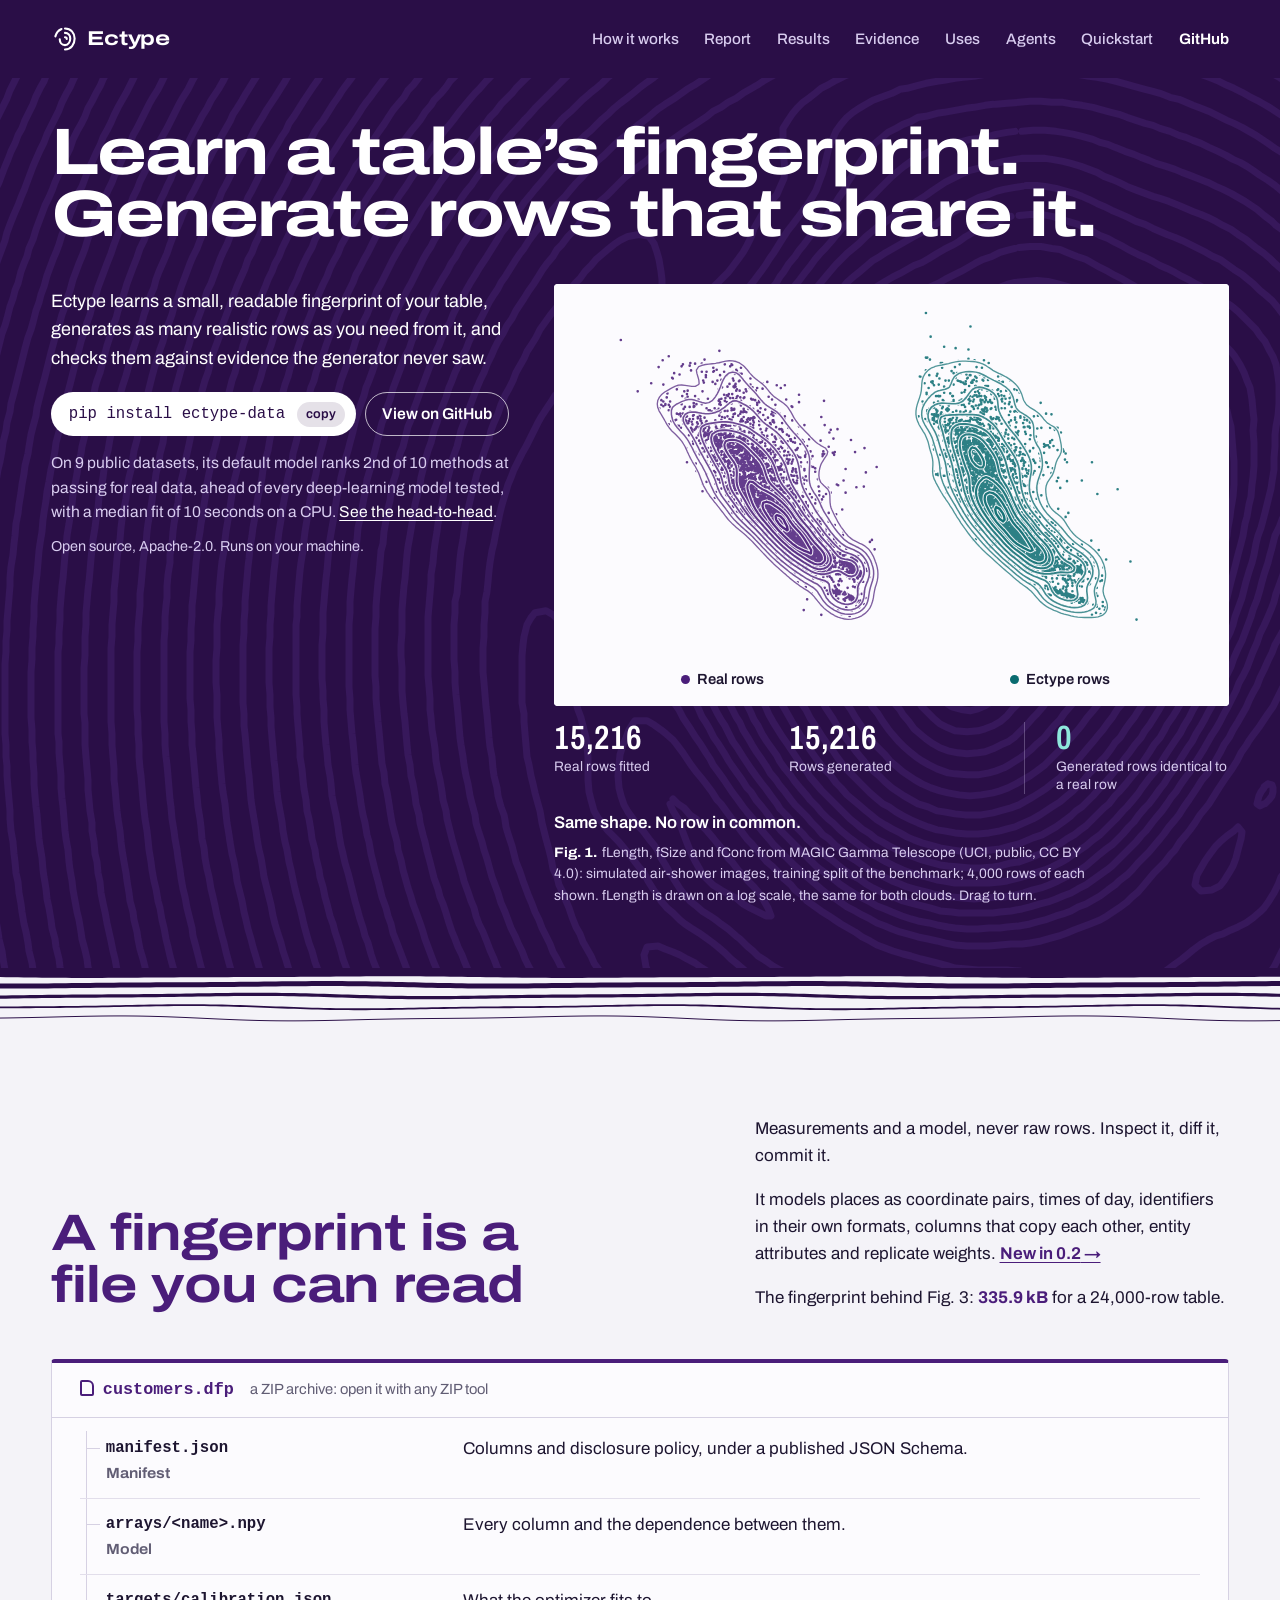
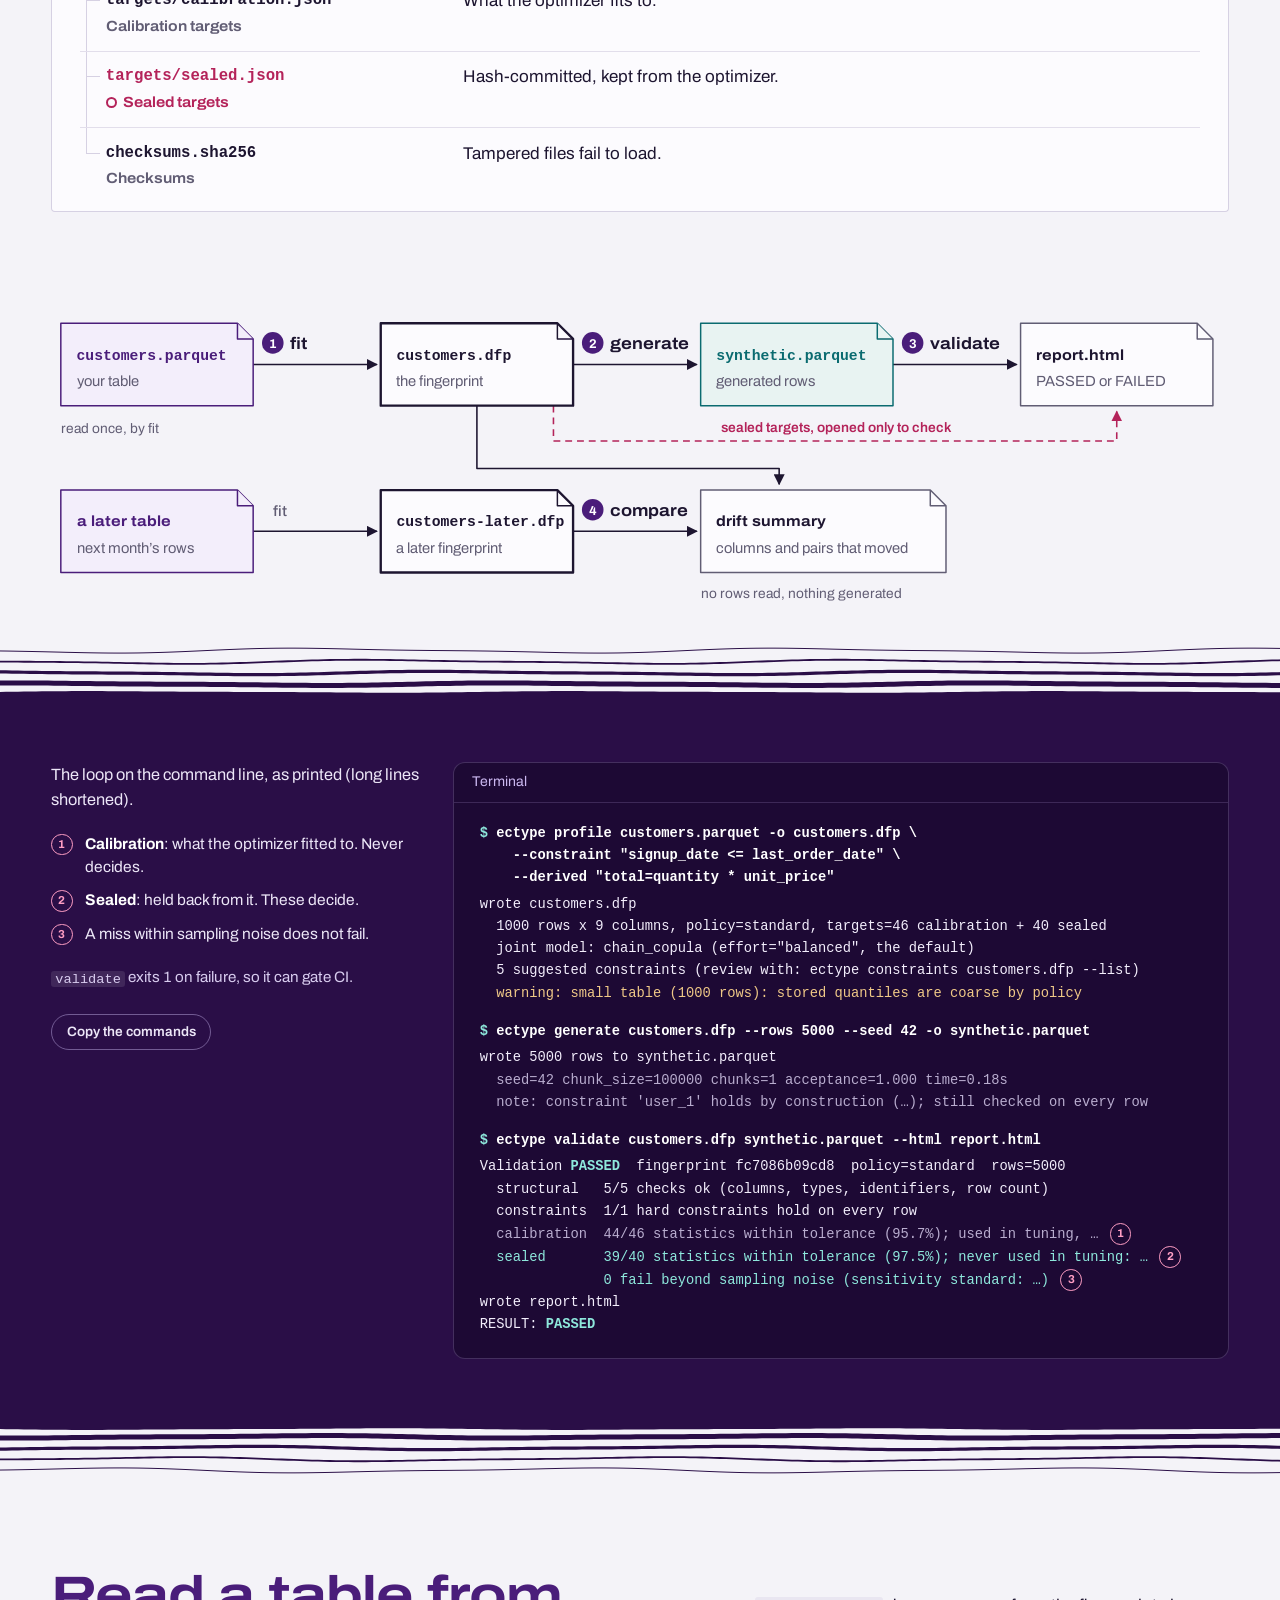
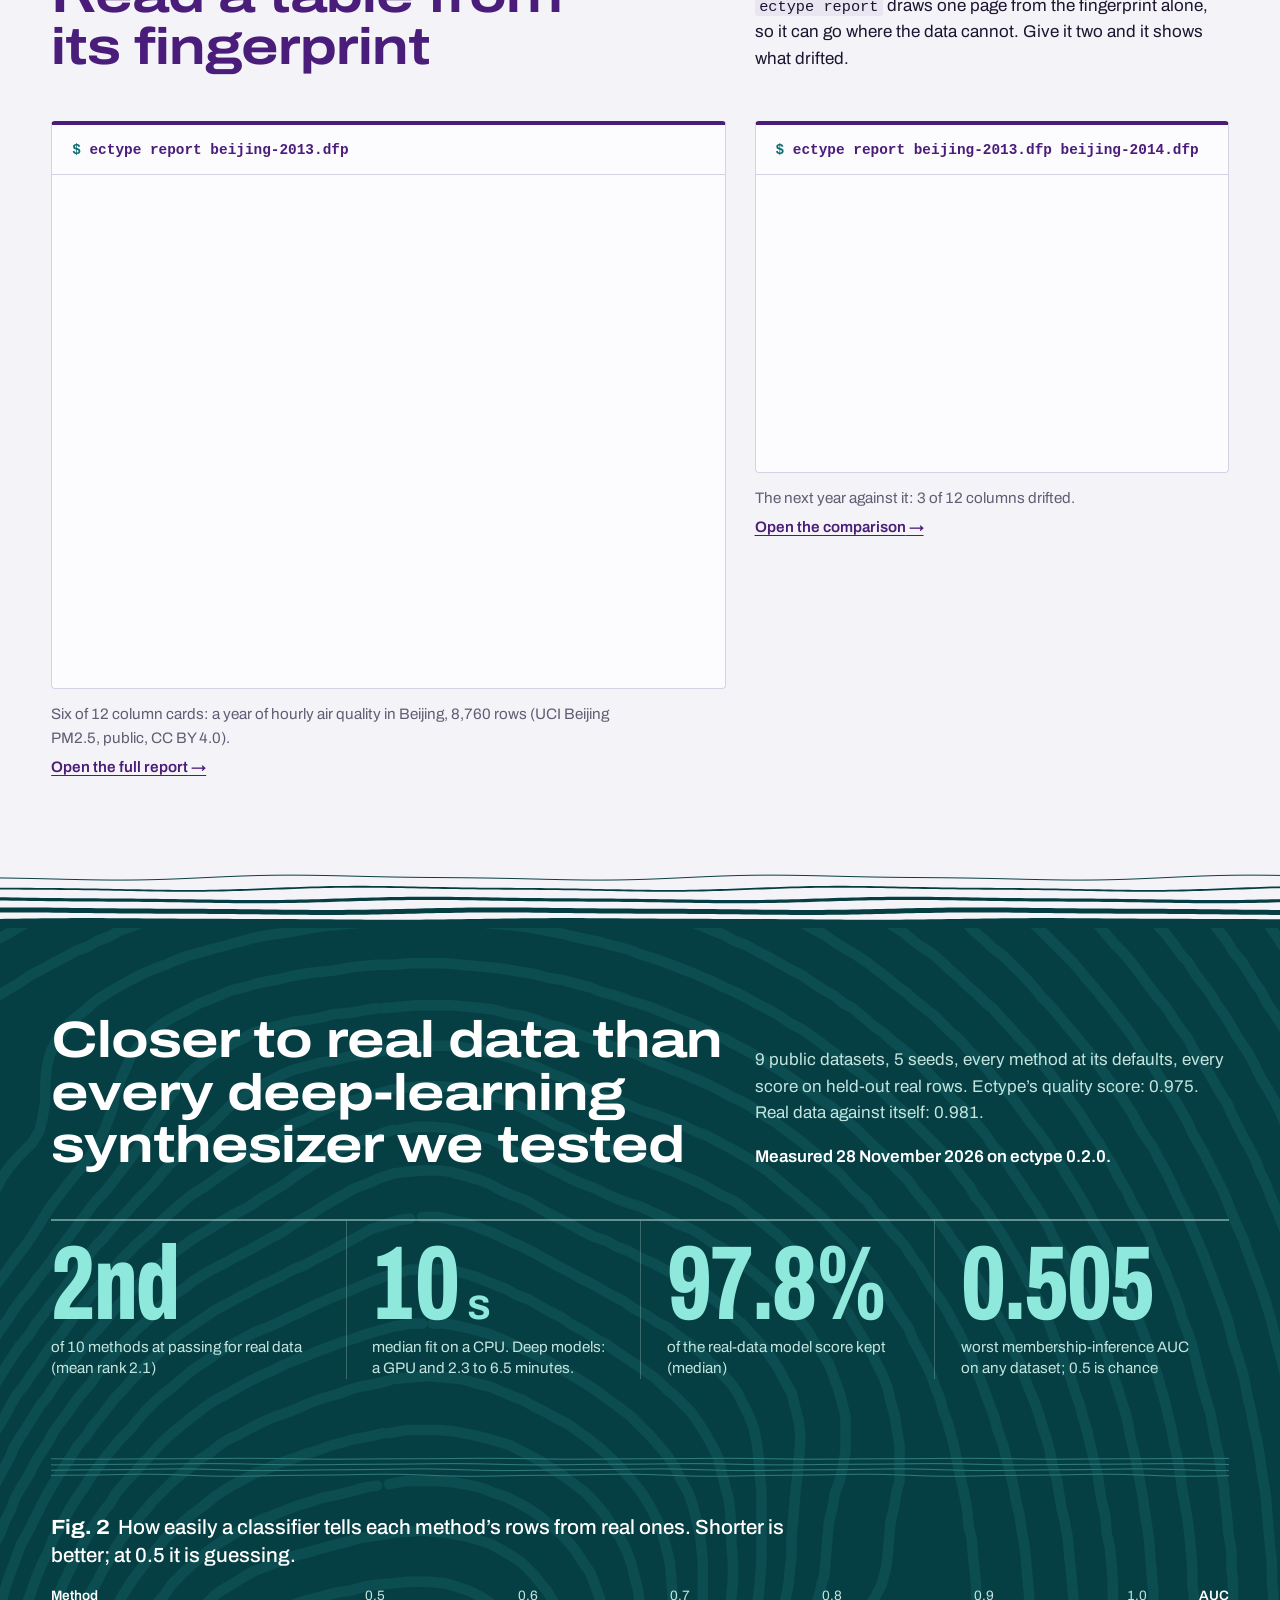
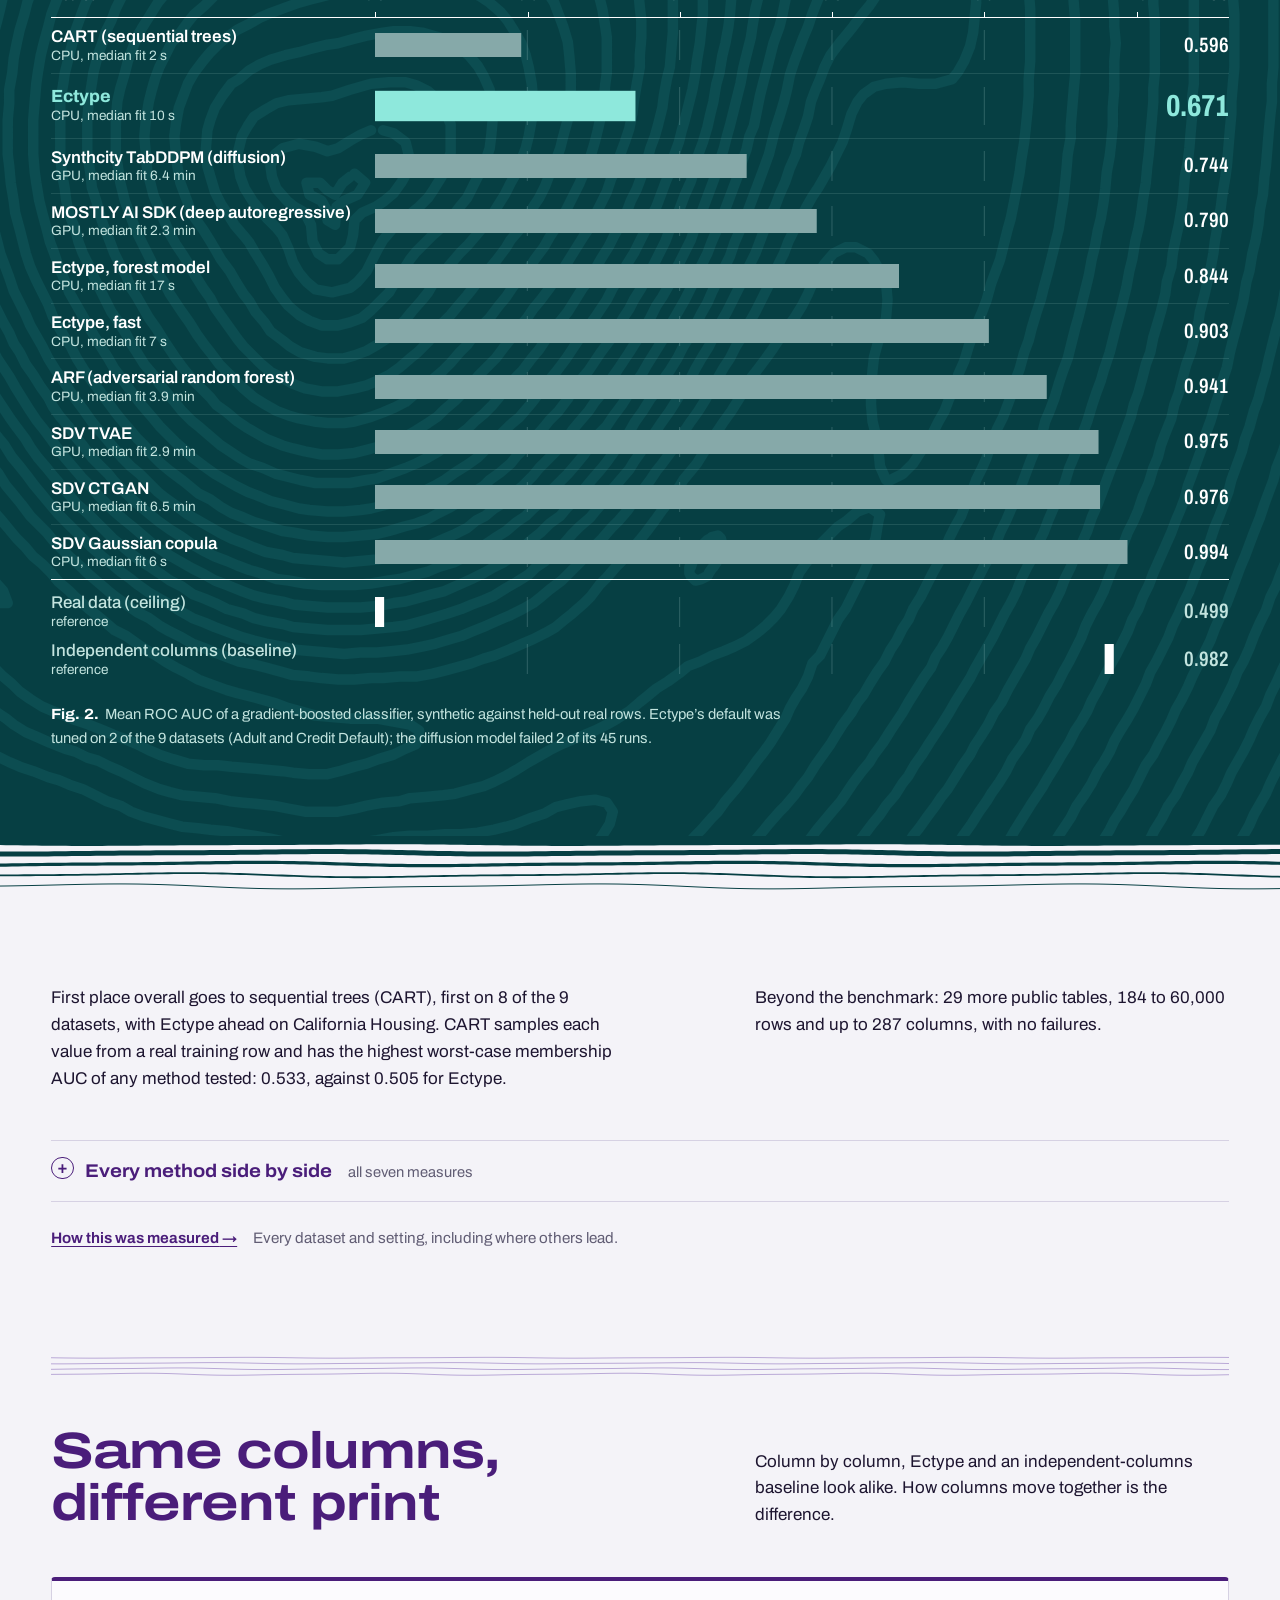
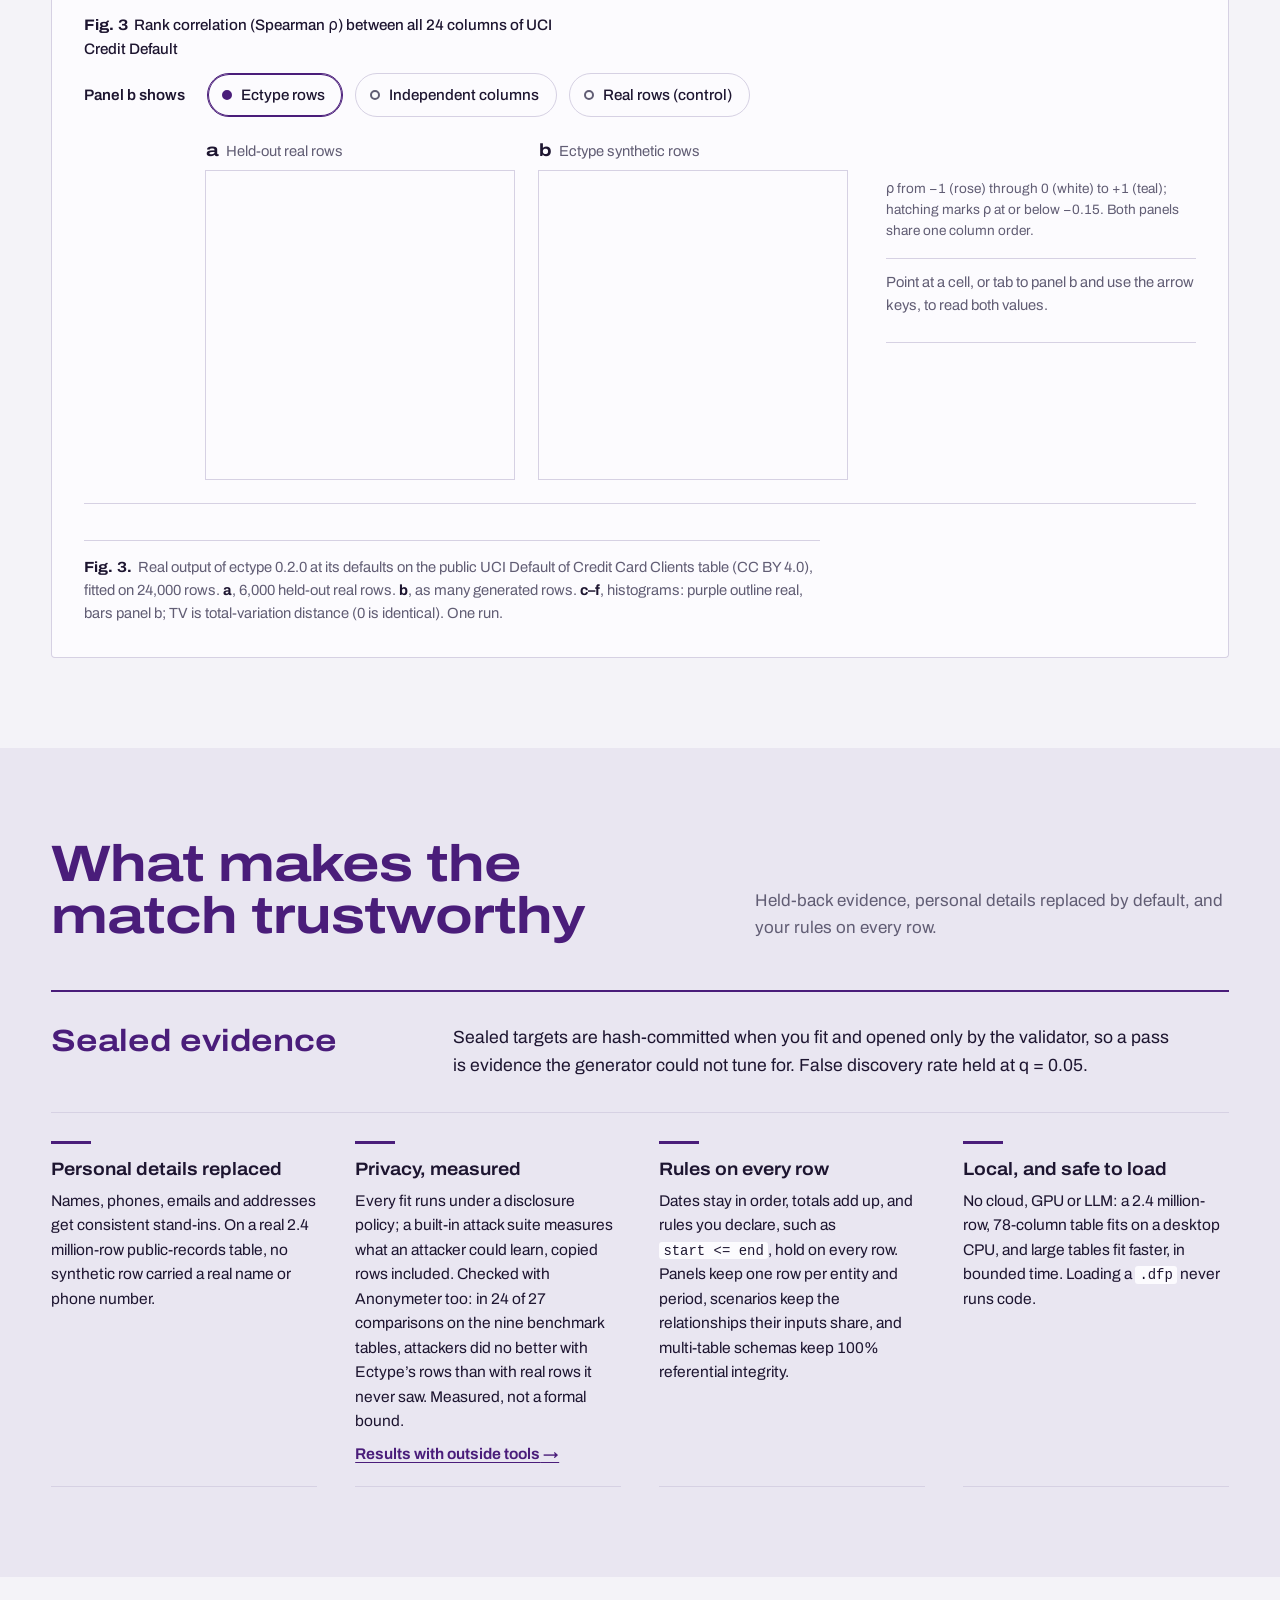
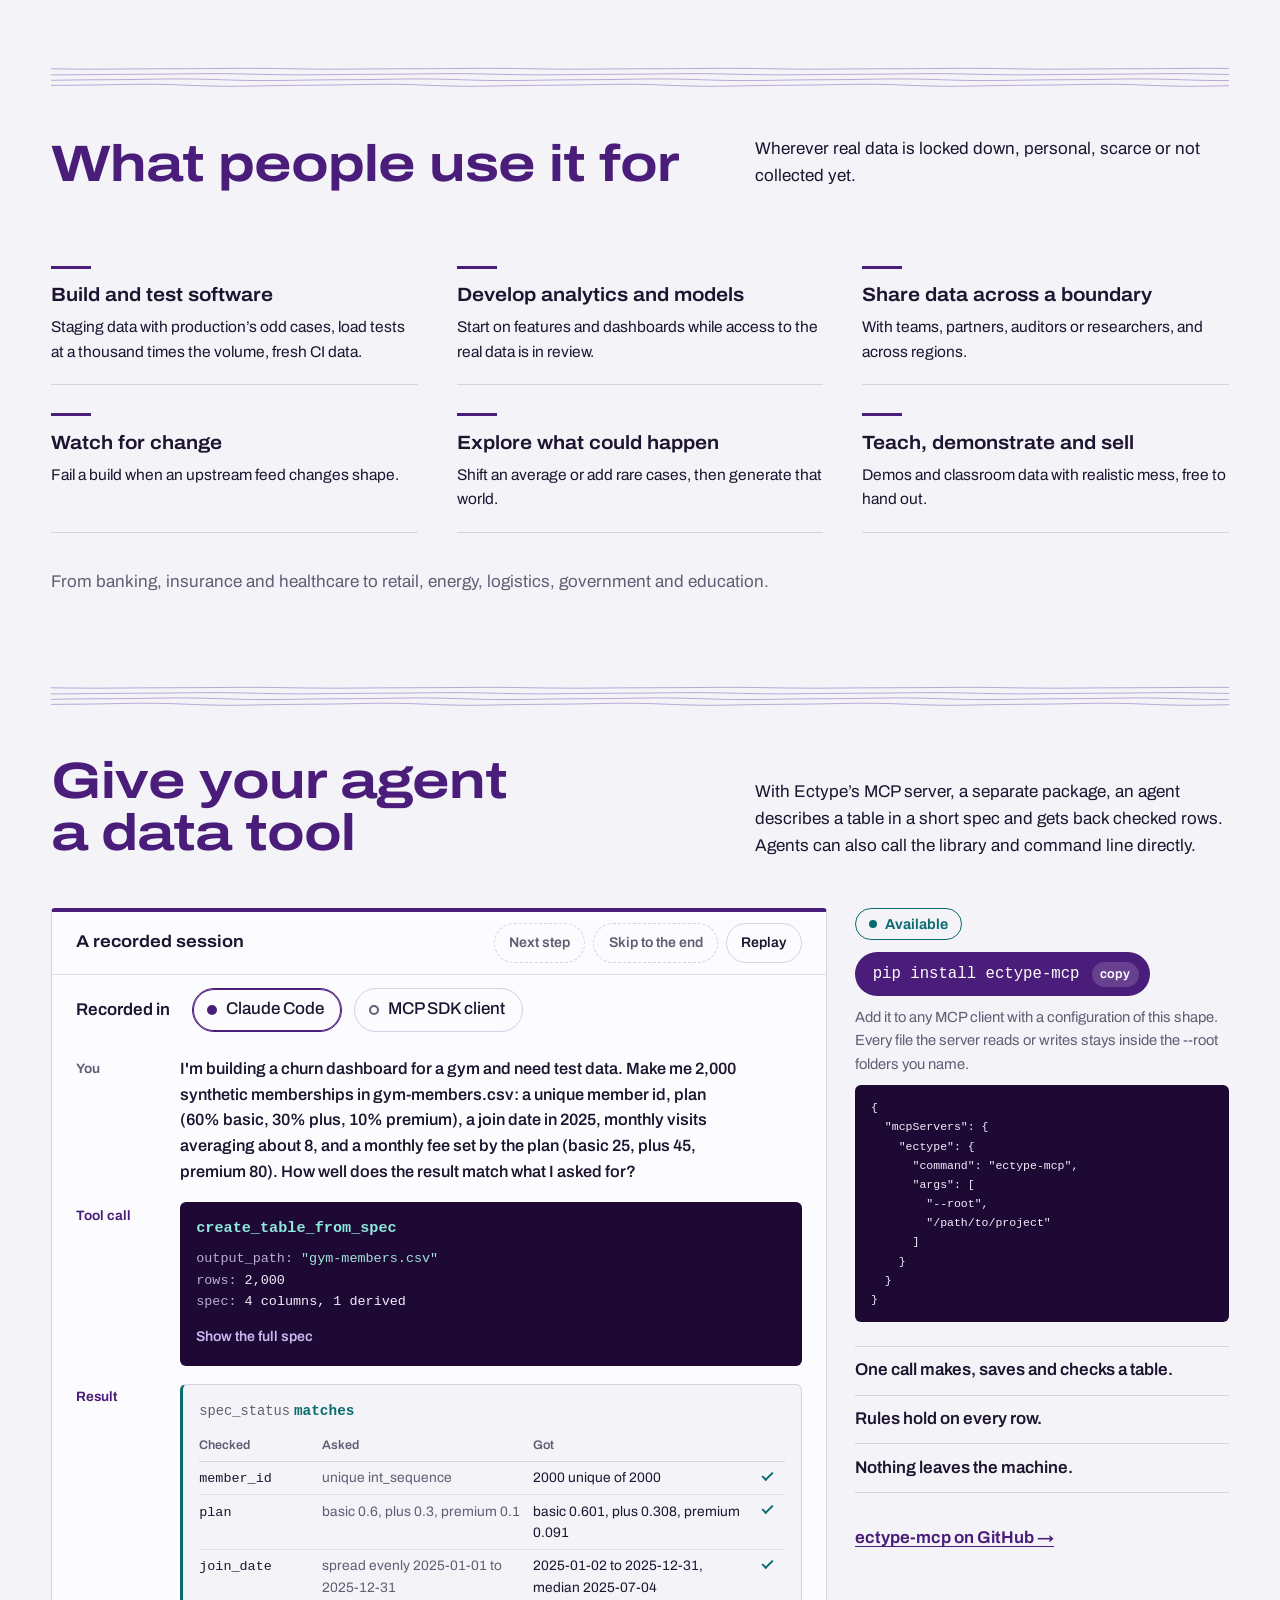
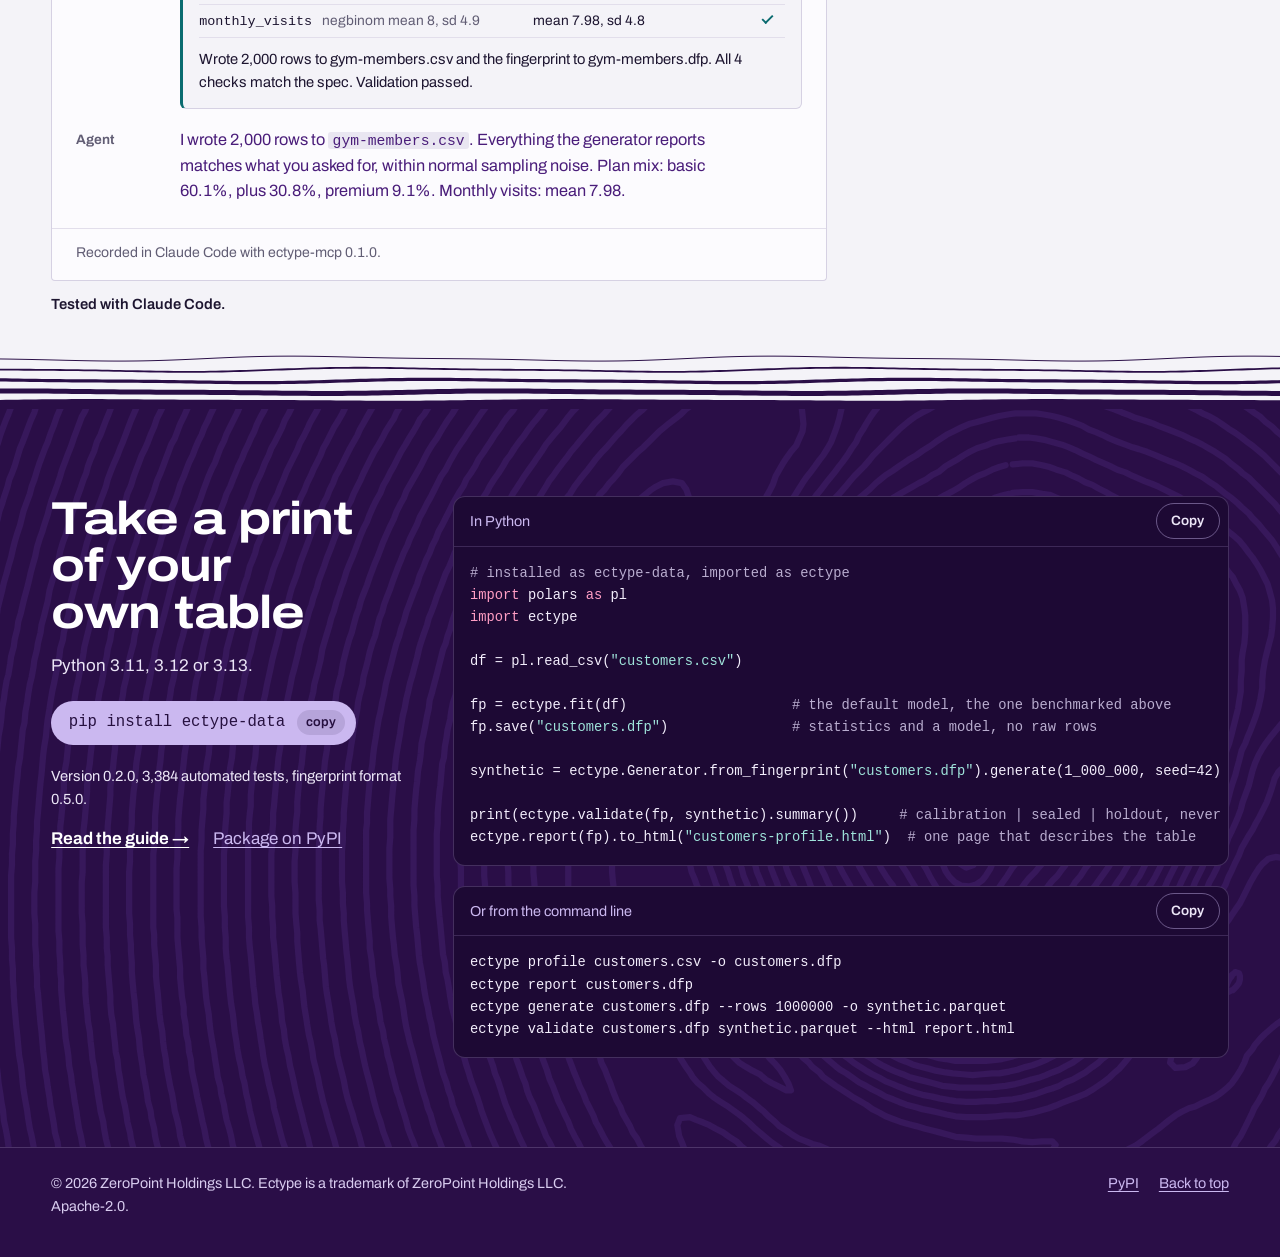
<file: index.html>
<!doctype html>
<html lang="en">
<head>
<meta charset="utf-8">
<meta name="viewport" content="width=device-width, initial-scale=1">
<meta http-equiv="Content-Security-Policy" content="default-src 'none'; script-src 'self'; style-src 'self'; img-src 'self' data:; font-src 'self'; connect-src 'self'; worker-src 'self'; base-uri 'none'; form-action 'none'; object-src 'none'">
<title>Ectype: a statistical fingerprint for your tables</title>
<meta name="description" content="Ectype is an open-source Python library and CLI. It learns a statistical fingerprint of a table, generates realistic synthetic rows from it, and measures how faithful they are on sealed evidence the generator never saw.">
<link rel="canonical" href="https://ectypehq.com/">
<meta name="theme-color" content="#2a0e47">
<meta name="color-scheme" content="light">
<meta property="og:type" content="website">
<meta property="og:site_name" content="Ectype">
<meta property="og:url" content="https://ectypehq.com/">
<meta property="og:title" content="Ectype: a statistical fingerprint for your tables">
<meta property="og:description" content="Learn a table's fingerprint, generate rows that share it, and check them against sealed evidence. Open source, Apache-2.0, runs locally.">
<meta property="og:image" content="https://ectypehq.com/og.png">
<meta property="og:image:width" content="1200">
<meta property="og:image:height" content="630">
<meta property="og:image:alt" content="Two ridge prints drawn from rank correlations: real rows in purple, Ectype synthetic rows in teal.">
<meta name="twitter:card" content="summary_large_image">
<meta name="twitter:title" content="Ectype: a statistical fingerprint for your tables">
<meta name="twitter:description" content="Learn a table's fingerprint, generate rows that share it, and check them against sealed evidence. Open source, Apache-2.0, runs locally.">
<meta name="twitter:image" content="https://ectypehq.com/og.png">
<meta name="twitter:image:alt" content="Two ridge prints drawn from rank correlations: real rows in purple, Ectype synthetic rows in teal.">
<link rel="icon" href="favicon.svg" type="image/svg+xml">
<link rel="preload" href="fonts/archivo-var.woff2" as="font" type="font/woff2" crossorigin>
<link rel="stylesheet" href="styles.css">
<script src="js/boot.js"></script>
<script type="module" src="js/main.js"></script>
<script type="module" src="js/agents.js"></script>
</head>
<body>
<a class="skip" href="#main">Skip to content</a>

<header class="top">
  <a class="wordmark" href="#top" aria-label="Ectype, back to top">
    <svg viewBox="0 0 32 32" aria-hidden="true" focusable="false"><g fill="none" stroke="currentColor" stroke-width="2.4" stroke-linecap="round"><path d="M16 4c6.6 0 11 5 11 11.5S23 28 16 28"/><path d="M16 9c3.6 0 6 2.8 6 6.4S19.8 23 16 23 10 20 10 16.2"/><path d="M16 14c1.2 0 2 .9 2 2"/><path d="M5 13c1-4 3.8-7 7-8.4"/></g></svg>
    Ectype
  </a>
  <nav aria-label="Primary">
    <a href="#how">How it works</a>
    <a href="#profile">Report</a>
    <a href="#results">Results</a>
    <a href="#evidence">Evidence</a>
    <a href="#uses">Uses</a>
    <a href="#agents">Agents</a>
    <a href="#quickstart">Quickstart</a>
    <a class="nav-gh" data-site="github" href="https://github.com/EctypeHQ/ectype">GitHub</a>
  </nav>
</header>

<main id="main">

<!-- 1. Hero: the original next to its ectype -->
<section class="hero" id="top" aria-labelledby="hero-title">
 <div class="hero-inner">
    <h1 id="hero-title"><span class="h1-line">Learn a table’s fingerprint.</span> <span class="h1-line">Generate rows that share it.</span></h1>
    <div class="hero-side">
      <p class="lede">Ectype learns a small, readable fingerprint of your table, generates as many realistic rows as you need from it, and checks them against evidence the generator never saw.</p>
      <div class="install">
        <button class="pip" type="button" data-copy="pip install ectype-data" aria-label="Copy the command pip install ectype-data">
          <code>pip install ectype-data</code><span class="pip-note" aria-hidden="true">copy</span>
        </button>
        <a class="btn" data-site="github" href="https://github.com/EctypeHQ/ectype">View on GitHub</a>
      </div>
      <p class="proof">On <span data-r="compete.datasets" data-f="int">9</span> public datasets, its default model ranks <span data-r="compete.derived.default_rank" data-f="ordinal">2nd</span> of <span data-r="compete.derived.ranked_count" data-f="int">10</span> methods at passing for real data, ahead of every deep-learning model tested, with a median fit of <span data-r="compete.derived.by_id.ectype.fit_seconds_median" data-f="mean0">10</span> seconds on a CPU. <a href="#results">See the head-to-head</a>.</p>
      <p class="fine">Open source, Apache-2.0. Runs on your machine.</p>
    </div>

  <figure class="plate cloud" id="fig1" aria-labelledby="fig1-cap" data-view="side">
    <!-- The stage is a fixed-ratio box. The poster below (img/cloud.svg, written by
         tools/render_cloud.py from the same data and the same js/cloud-core.js) is the figure
         until js/cloud.js has drawn its first WebGL frame, and stays the figure without
         JavaScript or WebGL. The live canvas is laid over it, so nothing moves. -->
    <div class="cloud-stage">
      <img class="cloud-poster" src="img/cloud.svg" width="1000" height="625" alt="Two point clouds side by side on paper, each carrying a fingerprint of nested ridges traced from the density of its own points: a sample of real rows in purple on the left and of Ectype’s generated rows in teal on the right. The two prints match, and no teal point sits on a purple one.">
      <p class="cloud-beat live" aria-hidden="true"></p>
      <p class="cloud-legend" aria-hidden="true"><span class="lg lg-real">Real rows</span><span class="lg lg-ect">Ectype rows</span></p>
      <div class="cloud-controls live">
        <div class="views" role="group" aria-label="Show the two clouds">
          <button type="button" data-view-btn="side" aria-pressed="true">Side by side</button>
          <button type="button" data-view-btn="overlay" aria-pressed="false">Overlaid</button>
        </div>
        <button type="button" class="replay" data-replay>Replay</button>
      </div>
    </div>

    <dl class="facts">
      <div><dt>Real rows fitted</dt><dd data-r="cloud.rows_fitted" data-f="int">15,216</dd></div>
      <div><dt>Rows generated</dt><dd data-count="generated" data-r="cloud.rows_generated" data-f="int">15,216</dd></div>
      <div class="fact-zero"><dt>Generated rows identical to a real row</dt><dd data-r="cloud.synthetic_rows_identical_to_a_real_row" data-f="int">0</dd></div>
    </dl>

    <p id="cloud-desc" class="sr-only">Fig. 1 shows rows of a public table as points in three dimensions, one point per row and one axis per column: <span data-r="cloud.points_shown" data-f="int">4,000</span> real rows in purple and <span data-r="cloud.points_shown" data-f="int">4,000</span> rows generated by Ectype in teal. Nested ridges traced from the density of the real points form the cloud’s fingerprint; the generated rows, traced the same way, carry the same fingerprint. Ectype fitted <span data-r="cloud.rows_fitted" data-f="int">15,216</span> real rows and generated <span data-r="cloud.rows_generated" data-f="int">15,216</span>; <span data-r="cloud.synthetic_rows_identical_to_a_real_row" data-f="int">0</span> generated rows are identical to a real row.</p>

    <figcaption id="fig1-cap">
      <p class="cloud-say">Same shape. No row in common.</p>
      <p class="cloud-src"><span class="fig-no">Fig. 1.</span> <span data-r="cloud.derived.columns_list">fLength, fSize and fConc</span> from <span data-r="cloud.source">MAGIC Gamma Telescope (UCI, public, CC BY 4.0): simulated air-shower images, training split of the benchmark</span>; <span data-r="cloud.points_shown" data-f="int">4,000</span> rows of each shown. <span data-r="cloud.derived.transform_note">fLength is drawn on a log scale, the same for both clouds.</span><span class="live"> Drag to turn.</span></p>
    </figcaption>
  </figure>
 </div>
</section>

<!-- 2. What a fingerprint is, and the loop -->
<section class="how" id="how" aria-labelledby="how-title">
  <div class="how-inner">
    <div class="split-head">
      <h2 id="how-title">A fingerprint is a file you can read</h2>
      <div>
        <p>Measurements and a model, never raw rows. Inspect it, diff it, commit it.</p>
        <p>It models places as coordinate pairs, times of day, identifiers in their own formats, columns that copy each other, entity attributes and replicate weights. <a class="more" data-site="release" href="https://github.com/EctypeHQ/ectype/releases/tag/v0.2.0">New in 0.2</a></p>
        <p class="size-note">The fingerprint behind Fig. 3: <strong data-r="demo.fingerprint_bytes" data-f="kb">335.9 kB</strong> for a <span data-r="demo.dataset.rows_train" data-f="int">24,000</span>-row table.</p>
      </div>
    </div>

    <div class="filewin">
      <p class="filewin-bar"><span class="filewin-name">customers.dfp</span><span class="filewin-kind">a ZIP archive: open it with any ZIP tool</span></p>
      <dl class="anatomy" aria-label="What is inside a fingerprint file">
        <div><dt><code>manifest.json</code><span>Manifest</span></dt><dd>Columns and disclosure policy, under a published JSON Schema.</dd></div>
        <div><dt><code>arrays/&lt;name&gt;.npy</code><span>Model</span></dt><dd>Every column and the dependence between them.</dd></div>
        <div><dt><code>targets/calibration.json</code><span>Calibration targets</span></dt><dd>What the optimizer fits to.</dd></div>
        <div class="sealed"><dt><code>targets/sealed.json</code><span>Sealed targets</span></dt><dd>Hash-committed, kept from the optimizer.</dd></div>
        <div><dt><code>checksums.sha256</code><span>Checksums</span></dt><dd>Tampered files fail to load.</dd></div>
      </dl>
    </div>

    <figure class="flow" id="loop" aria-labelledby="flow-cap">
      <!-- Animation seam. .loop-stage is a fixed-ratio box (1200:330 wide, 340:700 below 820 px)
           whose size never depends on what it holds. A later enhancement may append one element
           with class "loop-anim" inside it (absolutely positioned over the whole stage) and add
           "is-enhanced" to the stage, which hides the static SVGs. Without that class, or without
           JavaScript, the SVGs below are the figure. The caption and the step list stay as they are. -->
      <div class="loop-stage" data-enhance="loop">
      <svg class="flow-wide" viewBox="0 0 1200 330" role="img" aria-labelledby="flow-cap" focusable="false">
        <defs>
          <marker id="ah" viewBox="0 0 10 10" refX="9" refY="5" markerWidth="7" markerHeight="7" orient="auto-start-reverse"><path class="ah" d="M0 0L10 5L0 10z"/></marker>
          <marker id="ah-r" viewBox="0 0 10 10" refX="9" refY="5" markerWidth="7" markerHeight="7" orient="auto-start-reverse"><path class="ah-r" d="M0 0L10 5L0 10z"/></marker>
        </defs>
        <path class="edge" d="M206 82H332" marker-end="url(#ah)"/>
        <path class="edge" d="M532 82H658" marker-end="url(#ah)"/>
        <path class="edge" d="M858 82H984" marker-end="url(#ah)"/>
        <path class="edge seal" d="M512 124V160H1086V130" marker-end="url(#ah-r)"/>
        <path class="edge" d="M206 252H332" marker-end="url(#ah)"/>
        <path class="edge" d="M532 252H658" marker-end="url(#ah)"/>
        <path class="edge" d="M434 124V188H742V204" marker-end="url(#ah)"/>
        <g class="step"><circle cx="226" cy="60" r="11"/><text class="step-n" x="226" y="65">1</text><text class="step-l" x="244" y="66">fit</text></g>
        <g class="step"><circle cx="552" cy="60" r="11"/><text class="step-n" x="552" y="65">2</text><text class="step-l" x="570" y="66">generate</text></g>
        <g class="step"><circle cx="878" cy="60" r="11"/><text class="step-n" x="878" y="65">3</text><text class="step-l" x="896" y="66">validate</text></g>
        <g class="step"><circle cx="552" cy="230" r="11"/><text class="step-n" x="552" y="235">4</text><text class="step-l" x="570" y="236">compare</text></g>
        <text class="step-l dim" x="226" y="236">fit</text>
        <text class="note seal-t" x="800" y="151" text-anchor="middle">sealed targets, opened only to check</text>
        <g class="node orig"><path d="M10 40H190L206 56V124H10Z"/><path class="fold" d="M190 40V56H206"/><text class="fn" x="26" y="77">customers.parquet</text><text class="role" x="26" y="104">your table</text></g>
        <g class="node fp"><path d="M336 40H516L532 56V124H336Z"/><path class="fold" d="M516 40V56H532"/><text class="fn" x="352" y="77">customers.dfp</text><text class="role" x="352" y="104">the fingerprint</text></g>
        <g class="node ect"><path d="M662 40H842L858 56V124H662Z"/><path class="fold" d="M842 40V56H858"/><text class="fn" x="678" y="77">synthetic.parquet</text><text class="role" x="678" y="104">generated rows</text></g>
        <g class="node out"><path d="M988 40H1168L1184 56V124H988Z"/><path class="fold" d="M1168 40V56H1184"/><text class="fn" x="1004" y="77">report.html</text><text class="role" x="1004" y="104">PASSED or FAILED</text></g>
        <g class="node orig"><path d="M10 210H190L206 226V294H10Z"/><path class="fold" d="M190 210V226H206"/><text class="fn txt" x="26" y="247">a later table</text><text class="role" x="26" y="274">next month’s rows</text></g>
        <g class="node fp"><path d="M336 210H516L532 226V294H336Z"/><path class="fold" d="M516 210V226H532"/><text class="fn" x="352" y="247">customers-later.dfp</text><text class="role" x="352" y="274">a later fingerprint</text></g>
        <g class="node out"><path d="M662 210H896L912 226V294H662Z"/><path class="fold" d="M896 210V226H912"/><text class="fn" x="678" y="247">drift summary</text><text class="role" x="678" y="274">columns and pairs that moved</text></g>
        <text class="note" x="10" y="152">read once, by fit</text>
        <text class="note" x="662" y="320">no rows read, nothing generated</text>
      </svg>
      <svg class="flow-tall" viewBox="0 0 340 700" role="img" aria-labelledby="flow-cap" focusable="false">
        <defs>
          <marker id="ah2" viewBox="0 0 10 10" refX="9" refY="5" markerWidth="7" markerHeight="7" orient="auto-start-reverse"><path class="ah" d="M0 0L10 5L0 10z"/></marker>
          <marker id="ah2-r" viewBox="0 0 10 10" refX="9" refY="5" markerWidth="7" markerHeight="7" orient="auto-start-reverse"><path class="ah-r" d="M0 0L10 5L0 10z"/></marker>
        </defs>
        <path class="edge" d="M150 80V126" marker-end="url(#ah2)"/>
        <path class="edge" d="M150 200V246" marker-end="url(#ah2)"/>
        <path class="edge" d="M150 320V366" marker-end="url(#ah2)"/>
        <path class="edge seal" d="M270 165H316V405H276" marker-end="url(#ah2-r)"/>
        <path class="edge" d="M150 560V606" marker-end="url(#ah2)"/>
        <path class="edge" d="M30 165H10V645H26" marker-end="url(#ah2)"/>
        <g class="step"><circle cx="172" cy="103" r="11"/><text class="step-n" x="172" y="108">1</text><text class="step-l" x="190" y="109">fit</text></g>
        <g class="step"><circle cx="172" cy="223" r="11"/><text class="step-n" x="172" y="228">2</text><text class="step-l" x="190" y="229">generate</text></g>
        <g class="step"><circle cx="172" cy="343" r="11"/><text class="step-n" x="172" y="348">3</text><text class="step-l" x="190" y="349">validate</text></g>
        <g class="step"><circle cx="172" cy="583" r="11"/><text class="step-n" x="172" y="588">4</text><text class="step-l" x="190" y="589">compare</text></g>
        <text class="note seal-t" x="330" y="285" text-anchor="middle" transform="rotate(90 330 285)">sealed targets</text>
        <g class="node orig"><path d="M30 10H254L270 26V80H30Z"/><path class="fold" d="M254 10V26H270"/><text class="fn" x="46" y="40">customers.parquet</text><text class="role" x="46" y="64">your table, read once</text></g>
        <g class="node fp"><path d="M30 130H254L270 146V200H30Z"/><path class="fold" d="M254 130V146H270"/><text class="fn" x="46" y="160">customers.dfp</text><text class="role" x="46" y="184">the fingerprint</text></g>
        <g class="node ect"><path d="M30 250H254L270 266V320H30Z"/><path class="fold" d="M254 250V266H270"/><text class="fn" x="46" y="280">synthetic.parquet</text><text class="role" x="46" y="304">generated rows</text></g>
        <g class="node out"><path d="M30 370H254L270 386V440H30Z"/><path class="fold" d="M254 370V386H270"/><text class="fn" x="46" y="400">report.html</text><text class="role" x="46" y="424">PASSED or FAILED</text></g>
        <g class="node fp"><path d="M30 490H254L270 506V560H30Z"/><path class="fold" d="M254 490V506H270"/><text class="fn" x="46" y="520">customers-later.dfp</text><text class="role" x="46" y="544">a later fingerprint</text></g>
        <g class="node out"><path d="M30 610H254L270 626V690H30Z"/><path class="fold" d="M254 610V626H270"/><text class="fn" x="46" y="642">drift summary</text><text class="role" x="46" y="666">no rows, no generation</text></g>
      </svg>
      </div>
      <figcaption id="flow-cap" class="sr-only">Fit reads your table once and writes the fingerprint file. Generate draws synthetic rows from the file alone. Validate checks those rows against the file’s sealed targets and writes a report that passes or fails. Compare reads two fingerprints and reports which columns and pairs moved, with no rows and no generation.</figcaption>
    </figure>

  </div>

  <div class="run">
    <figure class="run-inner" aria-labelledby="run-cap">
      <figcaption id="run-cap" class="run-cap">
        <p>The loop on the command line, as printed (long lines shortened).</p>
        <ol class="run-key" aria-label="How to read the validation">
          <li><b>Calibration</b>: what the optimizer fitted to. Never decides.</li>
          <li><b>Sealed</b>: held back from it. These decide.</li>
          <li>A miss within sampling noise does not fail.</li>
        </ol>
        <p class="run-exit"><code>validate</code> exits 1 on failure, so it can gate CI.</p>
        <p class="run-links"><button type="button" class="copy" data-copy="ectype profile customers.parquet -o customers.dfp --constraint &quot;signup_date &lt;= last_order_date&quot; --derived &quot;total=quantity * unit_price&quot;&#10;ectype generate customers.dfp --rows 5000 --seed 42 -o synthetic.parquet&#10;ectype validate customers.dfp synthetic.parquet --html report.html" aria-label="Copy the three commands">Copy the commands</button></p>
      </figcaption>
      <div class="term" id="session">
        <p class="term-bar"><span>Terminal</span></p>
<pre tabindex="0" aria-label="Terminal session: profile, generate and validate, with their output"><code><span class="blk"><span class="cmd">ectype profile customers.parquet -o customers.dfp \
    --constraint "signup_date &lt;= last_order_date" \
    --derived "total=quantity * unit_price"</span><span class="out">wrote customers.dfp
  1000 rows x 9 columns, policy=standard, targets=46 calibration + 40 sealed
  joint model: chain_copula (effort="balanced", the default)
  5 suggested constraints (review with: ectype constraints customers.dfp --list)
  <span class="warn">warning: small table (1000 rows): stored quantiles are coarse by policy</span></span></span><span class="blk"><span class="cmd">ectype generate customers.dfp --rows 5000 --seed 42 -o synthetic.parquet</span><span class="out">wrote 5000 rows to synthetic.parquet
  <span class="dim">seed=42 chunk_size=100000 chunks=1 acceptance=1.000 time=0.18s
  note: constraint 'user_1' holds by construction (…); still checked on every row</span></span></span><span class="blk"><span class="cmd">ectype validate customers.dfp synthetic.parquet --html report.html</span><span class="out">Validation <span class="pass">PASSED</span>  fingerprint fc7086b09cd8  policy=standard  rows=5000
  structural   5/5 checks ok (columns, types, identifiers, row count)
  constraints  1/1 hard constraints hold on every row
  <span class="dim">calibration  44/46 statistics within tolerance (95.7%); used in tuning, …</span><span class="mk" aria-hidden="true">1</span>
  <span class="lit">sealed       39/40 statistics within tolerance (97.5%); never used in tuning: …</span><span class="mk" aria-hidden="true">2</span>
               <span class="lit">0 fail beyond sampling noise (sensitivity standard: …)</span><span class="mk" aria-hidden="true">3</span>
wrote report.html
RESULT: <span class="pass">PASSED</span></span></span></code></pre>
      </div>
    </figure>
  </div>
</section>

<!-- 2b. The profile report: a fingerprint read as one page. The two pages linked here are real
     output (tools/make_report_example.py), the images are taken from them (tools/report_shots.py),
     and the numbers come from data/report-example.json. See CLOUD.md, revision 7. -->
<section class="profile" id="profile" aria-labelledby="profile-title">
  <div class="split-head">
    <h2 id="profile-title">Read a table from its fingerprint</h2>
    <div>
      <p><code>ectype report</code> draws one page from the fingerprint alone, so it can go where the data cannot. Give it two and it shows what drifted.</p>
    </div>
  </div>

  <div class="pshots">
    <figure class="pshot" aria-labelledby="pshot-a-cap">
      <div class="pshot-plate">
        <p class="pshot-bar"><code>ectype report beijing-2013.dfp</code></p>
        <img src="img/report-profile.webp" width="1600" height="1218" loading="lazy" decoding="async" alt="Six column cards from the profile report: TEMP and PRES as histograms with their medians marked, cbwd as bars of wind-direction shares, Iws with its point masses drawn apart from the curve, and Is and Ir, where one value holds most rows.">
      </div>
      <figcaption id="pshot-a-cap">Six of <span data-r="profile.columns" data-f="int">12</span> column cards: a year of hourly air quality in Beijing, <span data-r="profile.rows" data-f="int">8,760</span> rows (<span data-r="profile.source">UCI Beijing PM2.5, public, CC BY 4.0</span>). <a href="example-report.html">Open the full report</a></figcaption>
    </figure>
    <figure class="pshot" aria-labelledby="pshot-b-cap">
      <div class="pshot-plate">
        <p class="pshot-bar"><code>ectype report beijing-2013.dfp beijing-2014.dfp</code></p>
        <img src="img/report-comparison.webp" width="1600" height="1005" loading="lazy" decoding="async" alt="The comparison report’s “What changed” section: three column cards, TEMP, PRES and DEWP, each drawing 2013 as purple bars and 2014 as a teal outline on one axis, with the medians and middle halves of both years side by side.">
      </div>
      <figcaption id="pshot-b-cap">The next year against it: <span data-r="profile.drifted_columns" data-f="int">3</span> of <span data-r="profile.columns" data-f="int">12</span> columns drifted. <a href="example-comparison.html">Open the comparison</a></figcaption>
    </figure>
  </div>
</section>

<!-- 3. Head-to-head results. Numbers: data/compete.json via tools/update_data.py -->
<section class="results" id="results" aria-labelledby="res-title">
 <div class="cast">
 <div class="cast-inner">
  <div class="split-head">
    <h2 id="res-title">Closer to real data than every deep-learning synthesizer we tested</h2>
    <div>
      <p><span data-r="compete.datasets" data-f="int">9</span> public datasets, <span data-r="compete.seeds" data-f="int">5</span> seeds, every method at its defaults, every score on held-out real rows. Ectype’s quality score: <span data-r="compete.derived.by_id.ectype.quality" data-f="mean3">0.975</span>. Real data against itself: <span data-r="compete.derived.by_id.real-train.quality" data-f="mean3">0.981</span>.</p>
      <p class="measured">Measured <time datetime="2026-11-28" data-r="compete.report_date" data-f="date">28 November 2026</time> on ectype <span data-r="compete.engine_version">0.2.0</span>.</p>
    </div>
  </div>

  <dl class="h2h-stats">
    <div><dt>of <span data-r="compete.derived.ranked_count" data-f="int">10</span> methods at passing for real data (mean rank <span data-r="compete.derived.by_id.ectype.mean_rank_classifier" data-f="mean1">2.1</span>)</dt><dd><span data-r="compete.derived.default_rank" data-f="ordinal">2nd</span></dd></div>
    <div><dt>median fit on a CPU. Deep models: a GPU and <span data-r="compete.derived.deep_fit_minutes_range" data-f="range1">2.3 to 6.5</span> minutes.</dt><dd><span data-r="compete.derived.by_id.ectype.fit_seconds_median" data-f="mean0">10</span><span class="unit"> s</span></dd></div>
    <div><dt>of the real-data model score kept (median)</dt><dd><span data-r="compete.derived.by_id.ectype.utility_median" data-f="pct1">97.8%</span></dd></div>
    <div><dt>worst membership-inference AUC on any dataset; 0.5 is chance</dt><dd><span data-r="compete.derived.by_id.ectype.membership_auc_worst_dataset" data-f="mean3">0.505</span></dd></div>
  </dl>

  <figure class="h2h-fig" aria-labelledby="fig2-cap">
    <p class="fig-title"><span class="fig-no">Fig. 2</span> How easily a classifier tells each method’s rows from real ones. Shorter is better; at 0.5 it is guessing.</p>
    <div class="h2h" aria-hidden="true">
<!-- bake:compete-chart -->
<div class="h2h-axis"><span>Method</span><div class="h2h-ticks"><span>0.5</span><span>0.6</span><span>0.7</span><span>0.8</span><span>0.9</span><span>1.0</span></div><span>AUC</span></div>
<div class="h2h-row"><span class="h2h-name">CART (sequential trees)<small>CPU, median fit 2 s</small></span><svg class="h2h-bar" viewBox="0 0 100 10" preserveAspectRatio="none" focusable="false"><path class="h2h-grid" d="M20 0V10M40 0V10M60 0V10M80 0V10"/><rect class="h2h-fill" x="0" y="1" width="19.2" height="8"/></svg><span class="h2h-val">0.596</span></div>
<div class="h2h-row is-chain"><span class="h2h-name">Ectype<small>CPU, median fit 10 s</small></span><svg class="h2h-bar" viewBox="0 0 100 10" preserveAspectRatio="none" focusable="false"><path class="h2h-grid" d="M20 0V10M40 0V10M60 0V10M80 0V10"/><rect class="h2h-fill" x="0" y="1" width="34.2" height="8"/></svg><span class="h2h-val">0.671</span></div>
<div class="h2h-row"><span class="h2h-name">Synthcity TabDDPM (diffusion)<small>GPU, median fit 6.4 min</small></span><svg class="h2h-bar" viewBox="0 0 100 10" preserveAspectRatio="none" focusable="false"><path class="h2h-grid" d="M20 0V10M40 0V10M60 0V10M80 0V10"/><rect class="h2h-fill" x="0" y="1" width="48.8" height="8"/></svg><span class="h2h-val">0.744</span></div>
<div class="h2h-row"><span class="h2h-name">MOSTLY AI SDK (deep autoregressive)<small>GPU, median fit 2.3 min</small></span><svg class="h2h-bar" viewBox="0 0 100 10" preserveAspectRatio="none" focusable="false"><path class="h2h-grid" d="M20 0V10M40 0V10M60 0V10M80 0V10"/><rect class="h2h-fill" x="0" y="1" width="58.0" height="8"/></svg><span class="h2h-val">0.790</span></div>
<div class="h2h-row"><span class="h2h-name">Ectype, forest model<small>CPU, median fit 17 s</small></span><svg class="h2h-bar" viewBox="0 0 100 10" preserveAspectRatio="none" focusable="false"><path class="h2h-grid" d="M20 0V10M40 0V10M60 0V10M80 0V10"/><rect class="h2h-fill" x="0" y="1" width="68.8" height="8"/></svg><span class="h2h-val">0.844</span></div>
<div class="h2h-row"><span class="h2h-name">Ectype, fast<small>CPU, median fit 7 s</small></span><svg class="h2h-bar" viewBox="0 0 100 10" preserveAspectRatio="none" focusable="false"><path class="h2h-grid" d="M20 0V10M40 0V10M60 0V10M80 0V10"/><rect class="h2h-fill" x="0" y="1" width="80.6" height="8"/></svg><span class="h2h-val">0.903</span></div>
<div class="h2h-row"><span class="h2h-name">ARF (adversarial random forest)<small>CPU, median fit 3.9 min</small></span><svg class="h2h-bar" viewBox="0 0 100 10" preserveAspectRatio="none" focusable="false"><path class="h2h-grid" d="M20 0V10M40 0V10M60 0V10M80 0V10"/><rect class="h2h-fill" x="0" y="1" width="88.2" height="8"/></svg><span class="h2h-val">0.941</span></div>
<div class="h2h-row"><span class="h2h-name">SDV TVAE<small>GPU, median fit 2.9 min</small></span><svg class="h2h-bar" viewBox="0 0 100 10" preserveAspectRatio="none" focusable="false"><path class="h2h-grid" d="M20 0V10M40 0V10M60 0V10M80 0V10"/><rect class="h2h-fill" x="0" y="1" width="95.0" height="8"/></svg><span class="h2h-val">0.975</span></div>
<div class="h2h-row"><span class="h2h-name">SDV CTGAN<small>GPU, median fit 6.5 min</small></span><svg class="h2h-bar" viewBox="0 0 100 10" preserveAspectRatio="none" focusable="false"><path class="h2h-grid" d="M20 0V10M40 0V10M60 0V10M80 0V10"/><rect class="h2h-fill" x="0" y="1" width="95.2" height="8"/></svg><span class="h2h-val">0.976</span></div>
<div class="h2h-row"><span class="h2h-name">SDV Gaussian copula<small>CPU, median fit 6 s</small></span><svg class="h2h-bar" viewBox="0 0 100 10" preserveAspectRatio="none" focusable="false"><path class="h2h-grid" d="M20 0V10M40 0V10M60 0V10M80 0V10"/><rect class="h2h-fill" x="0" y="1" width="98.8" height="8"/></svg><span class="h2h-val">0.994</span></div>
<div class="h2h-row is-ref"><span class="h2h-name">Real data (ceiling)<small>reference</small></span><svg class="h2h-bar" viewBox="0 0 100 10" preserveAspectRatio="none" focusable="false"><path class="h2h-grid" d="M20 0V10M40 0V10M60 0V10M80 0V10"/><rect class="h2h-tick" x="0.0" y="0" width="1.2" height="10"/></svg><span class="h2h-val">0.499</span></div>
<div class="h2h-row is-ref"><span class="h2h-name">Independent columns (baseline)<small>reference</small></span><svg class="h2h-bar" viewBox="0 0 100 10" preserveAspectRatio="none" focusable="false"><path class="h2h-grid" d="M20 0V10M40 0V10M60 0V10M80 0V10"/><rect class="h2h-tick" x="95.8" y="0" width="1.2" height="10"/></svg><span class="h2h-val">0.982</span></div>
<!-- /bake:compete-chart -->
    </div>
    <figcaption id="fig2-cap">
      <span class="fig-no">Fig. 2.</span> Mean ROC AUC of a gradient-boosted classifier, synthetic against held-out real rows. Ectype’s default was tuned on <span data-r="compete.derived.tuned.count" data-f="int">2</span> of the <span data-r="compete.datasets" data-f="int">9</span> datasets (<span data-r="compete.derived.tuned.names">Adult and Credit Default</span>); the diffusion model failed <span data-r="compete.derived.by_id.synthcity-ddpm.runs_failed" data-f="int">2</span> of its <span data-r="compete.derived.runs_per_method" data-f="int">45</span> runs.
    </figcaption>
  </figure>
 </div>
 </div>

 <div class="results-rest">
  <div class="h2h-notes">
    <p>First place overall goes to sequential trees (CART), first on <span data-r="compete.derived.leader.wins" data-f="int">8</span> of the <span data-r="compete.datasets" data-f="int">9</span> datasets, with Ectype ahead on <span data-r="compete.derived.default_wins.names">California Housing</span>. CART samples each value from a real training row and has the highest worst-case membership AUC of any method tested: <span data-r="compete.derived.leader.membership_auc_worst_dataset" data-f="mean3">0.533</span>, against <span data-r="compete.derived.by_id.ectype.membership_auc_worst_dataset" data-f="mean3">0.505</span> for Ectype.</p>
    <p>Beyond the benchmark: <span data-r="robustness.tables" data-f="int">29</span> more public tables, <span data-r="robustness.rows_min" data-f="int">184</span> to <span data-r="robustness.rows_max" data-f="int">60,000</span> rows and up to <span data-r="robustness.columns_max" data-f="int">287</span> columns, with no failures.</p>
  </div>

  <details class="h2h-more">
  <summary><span id="h2h-cap-t">Every method side by side</span><span class="sum-hint">all seven measures</span></summary>
  <p class="table-note" id="h2h-cap">Lower is better for classifier AUC, rank and membership AUC. “Ectype” is <code>ectype.fit(df)</code>; “Ectype, …” changes one setting.</p>
    <div class="table-scroll" tabindex="0" role="region" aria-labelledby="h2h-cap-t">
      <table class="h2h-table">
        <caption class="sr-only">Every method in the head-to-head, with classifier AUC, mean rank, quality, utility, worst-case membership AUC, median fit time and hardware</caption>
        <thead><tr><th scope="col">Method</th><th scope="col">Classifier AUC</th><th scope="col">Mean rank</th><th scope="col">Quality</th><th scope="col">Utility kept</th><th scope="col">Membership AUC, worst dataset</th><th scope="col">Median fit</th><th scope="col">Hardware</th></tr></thead>
        <tbody>
<!-- bake:compete-table -->
<tr><th scope="row">CART (sequential trees)</th><td>0.596</td><td>1.1</td><td>0.980</td><td>98.3%</td><td>0.533</td><td>2 s</td><td>CPU</td></tr>
<tr class="is-chain"><th scope="row">Ectype</th><td>0.671</td><td>2.1</td><td>0.975</td><td>97.8%</td><td>0.505</td><td>10 s</td><td>CPU</td></tr>
<tr><th scope="row">Synthcity TabDDPM (diffusion)</th><td>0.744</td><td>3.6</td><td>0.908</td><td>97.3%</td><td>0.505</td><td>6.4 min</td><td>GPU</td></tr>
<tr><th scope="row">MOSTLY AI SDK (deep autoregressive)</th><td>0.790</td><td>3.9</td><td>0.966</td><td>96.3%</td><td>0.507</td><td>2.3 min</td><td>GPU</td></tr>
<tr><th scope="row">Ectype, forest model</th><td>0.844</td><td>5.4</td><td>0.959</td><td>93.0%</td><td>0.503</td><td>17 s</td><td>CPU</td></tr>
<tr><th scope="row">Ectype, fast</th><td>0.903</td><td>6.6</td><td>0.957</td><td>91.1%</td><td>0.503</td><td>7 s</td><td>CPU</td></tr>
<tr><th scope="row">ARF (adversarial random forest)</th><td>0.941</td><td>6.8</td><td>0.922</td><td>97.0%</td><td>0.517</td><td>3.9 min</td><td>CPU</td></tr>
<tr><th scope="row">SDV TVAE</th><td>0.975</td><td>8.1</td><td>0.896</td><td>89.9%</td><td>0.505</td><td>2.9 min</td><td>GPU</td></tr>
<tr><th scope="row">SDV CTGAN</th><td>0.976</td><td>8.1</td><td>0.882</td><td>88.5%</td><td>0.505</td><td>6.5 min</td><td>GPU</td></tr>
<tr><th scope="row">SDV Gaussian copula</th><td>0.994</td><td>9.3</td><td>0.869</td><td>86.8%</td><td>0.506</td><td>6 s</td><td>CPU</td></tr>
<tr class="is-ref"><th scope="row">Real data (ceiling)</th><td>0.499</td><td>–</td><td>0.981</td><td>100.0%</td><td>0.749</td><td>–</td><td>–</td></tr>
<tr class="is-ref"><th scope="row">Independent columns (baseline)</th><td>0.982</td><td>–</td><td>0.860</td><td>51.1%</td><td>0.505</td><td>7 s</td><td>CPU</td></tr>
<!-- /bake:compete-table -->
        </tbody>
      </table>
    </div>
  </details>
  <p class="source"><a class="more" data-site="compete" href="https://github.com/EctypeHQ/ectype/blob/main/docs/results/compete.md">How this was measured</a> Every dataset and setting, including where others lead.</p>
 </div>
</section>

<!-- 4. Evidence: the specimen figure (Fig. 3) -->
<section class="evidence" id="evidence" aria-labelledby="ev-title">
  <div class="split-head">
    <h2 id="ev-title">Same columns, different print</h2>
    <div>
      <p>Column by column, Ectype and an independent-columns baseline look alike. How columns move together is the difference.</p>
    </div>
  </div>

  <figure class="specimen" id="fig3" aria-labelledby="fig3-cap">
    <div class="spec-head">
      <p class="fig-title"><span class="fig-no">Fig. 3</span> Rank correlation (Spearman ρ) between all <span data-r="demo.dataset.columns" data-f="int">24</span> columns of UCI Credit Default</p>
      <fieldset class="switch live">
        <legend>Panel b shows</legend>
        <label><input type="radio" name="fig2-cmp" value="ectype" checked><span>Ectype rows</span></label>
        <label><input type="radio" name="fig2-cmp" value="independent"><span>Independent columns</span></label>
        <label><input type="radio" name="fig2-cmp" value="real"><span>Real rows (control)</span></label>
      </fieldset>
    </div>

    <div class="spec-body live">
      <div class="matrices">
        <p class="panel-label la"><b>a</b> Held-out real rows</p>
        <ol class="groups" aria-hidden="true"></ol>
        <div class="mat ma" id="mat-a"></div>
        <p class="panel-label lb"><b>b</b> <span id="b-label">Ectype synthetic rows</span></p>
        <div class="mat mb" id="mat-b" tabindex="0" role="application" aria-roledescription="correlation matrix" aria-label="Panel b. Use the arrow keys to move between cells; Home, End, Page Up and Page Down jump to an edge." aria-describedby="readout"></div>
      </div>

      <div class="spec-side">
        <div class="key">
          <svg id="scale" viewBox="0 0 220 34" aria-hidden="true" focusable="false"></svg>
          <p>ρ from −1 (rose) through 0 (white) to +1 (teal); hatching marks ρ at or below −0.15. Both panels share one column order.</p>
        </div>
        <p class="readout" id="readout" aria-live="polite">Point at a cell, or tab to panel b and use the arrow keys, to read both values.</p>
        <ol class="notes" id="notes" aria-label="Annotations"></ol>
      </div>

      <div class="hists" id="hists"></div>
    </div>

    <noscript><img class="snapshot" src="img/fig2.png" width="1142" height="726" alt="Two 24 by 24 correlation matrices, real rows and Ectype rows, with nearly identical teal blocks for repayment status and bill amounts, and four matching histograms."></noscript>

    <figcaption id="fig3-cap">
      <p class="status" data-status hidden></p>
      <span class="fig-no">Fig. 3.</span> Real output of ectype <span data-r="demo.engine.version">0.2.0</span> at its defaults on the public UCI Default of Credit Card Clients table (CC BY 4.0), fitted on <span data-r="demo.dataset.rows_train" data-f="int">24,000</span> rows. <b>a</b>, <span data-r="demo.dataset.rows_holdout" data-f="int">6,000</span> held-out real rows. <b>b</b>, as many generated rows. <b>c–f</b>, histograms: purple outline real, bars panel b; TV is total-variation distance (0 is identical). One run.
    </figcaption>
  </figure>
</section>

<!-- 5. Differentiators -->
<section class="marks" id="features" aria-labelledby="marks-title">
  <div class="split-head">
    <h2 id="marks-title">What makes the match trustworthy</h2>
    <div><p>Held-back evidence, personal details replaced by default, and your rules on every row.</p></div>
  </div>

  <div class="mark-lead">
    <h3>Sealed evidence</h3>
    <p>Sealed targets are hash-committed when you fit and opened only by the validator, so a pass is evidence the generator could not tune for. False discovery rate held at q = <span data-r="validation.fdr_q" data-f="mean2">0.05</span>.</p>
  </div>

  <ul class="mark-list mark-four">
    <li>
      <h3>Personal details replaced</h3>
      <p>Names, phones, emails and addresses get consistent stand-ins. On a real <span data-r="pii.table_rows" data-f="million1">2.4 million</span>-row public-records table, no synthetic row carried a real name or phone number.</p>
    </li>
    <li>
      <h3>Privacy, measured</h3>
      <p>Every fit runs under a disclosure policy; a built-in attack suite measures what an attacker could learn, copied rows included. Checked with Anonymeter too: in 24 of 27 comparisons on the nine benchmark tables, attackers did no better with Ectype’s rows than with real rows it never saw. Measured, not a formal bound.</p>
      <p class="more-line"><a class="more" data-site="privacyref" href="https://github.com/EctypeHQ/ectype/blob/main/docs/results/privacy-reference.md">Results with outside tools</a></p>
    </li>
    <li>
      <h3>Rules on every row</h3>
      <p>Dates stay in order, totals add up, and rules you declare, such as <code>start &lt;= end</code>, hold on every row. Panels keep one row per entity and period, scenarios keep the relationships their inputs share, and multi-table schemas keep <span data-r="claims.referential_integrity_pct" data-f="int">100</span>% referential integrity.</p>
    </li>
    <li>
      <h3>Local, and safe to load</h3>
      <p>No cloud, GPU or LLM: a <span data-r="scale.rows" data-f="million1">2.4 million</span>-row, <span data-r="scale.columns" data-f="int">78</span>-column table fits on a desktop CPU, and large tables fit faster, in bounded time. Loading a <code>.dfp</code> never runs code.</p>
    </li>
  </ul>
</section>

<!-- 6. Uses. The full list, by job and by industry, is docs/use-cases.md in the public repository. -->
<section class="uses" id="uses" aria-labelledby="uses-title">
  <div class="split-head">
    <h2 id="uses-title">What people use it for</h2>
    <div>
      <p>Wherever real data is locked down, personal, scarce or not collected yet.</p>
    </div>
  </div>

  <ul class="mark-list uses-list">
    <li><h3>Build and test software</h3><p>Staging data with production’s odd cases, load tests at a thousand times the volume, fresh CI data.</p></li>
    <li><h3>Develop analytics and models</h3><p>Start on features and dashboards while access to the real data is in review.</p></li>
    <li><h3>Share data across a boundary</h3><p>With teams, partners, auditors or researchers, and across regions.</p></li>
    <li><h3>Watch for change</h3><p>Fail a build when an upstream feed changes shape.</p></li>
    <li><h3>Explore what could happen</h3><p>Shift an average or add rare cases, then generate that world.</p></li>
    <li><h3>Teach, demonstrate and sell</h3><p>Demos and classroom data with realistic mess, free to hand out.</p></li>
  </ul>

  <p class="uses-industries">From banking, insurance and healthcare to retail, energy, logistics, government and education.</p>
</section>

<!-- 6b. Works with AI agents: a recorded ectype-mcp session, replayed. The transcript(s), the
     caption, the "Tested with" line, the tool list and the release status are baked from
     data/mcp-session.json and data/mcp.json by tools/update_data.py; js/agents.js only animates
     what is already here. -->
<section class="agents" id="agents" aria-labelledby="agents-title">
  <div class="split-head">
    <h2 id="agents-title">Give your agent a data tool</h2>
    <div>
      <p>With Ectype’s MCP server, a separate package, an agent describes a table in a short spec and gets back checked rows. Agents can also call the library and command line directly.</p>
    </div>
  </div>

  <div class="agents-body">
    <div class="agents-demo">
    <figure class="session-replay" id="replay" aria-labelledby="replay-cap">
      <div class="replay-bar live">
        <p class="replay-title">A recorded session</p>
        <div class="replay-controls">
          <button type="button" class="rbtn" data-replay-next aria-describedby="replay-keys">Next step</button>
          <button type="button" class="rbtn" data-replay-end>Skip to the end</button>
          <button type="button" class="rbtn" data-replay-again>Replay</button>
        </div>
        <p class="sr-only" id="replay-keys">While the transcript has focus, the right or down arrow shows the next step.</p>
      </div>
<!-- bake:mcp-demo -->
<fieldset class="switch session-switch"><legend>Recorded in</legend><label><input type="radio" name="replay-session" value="0" checked><span>Claude Code</span></label><label><input type="radio" name="replay-session" value="1"><span>MCP SDK client</span></label></fieldset>
<p class="session-label" data-session-label="0">Recorded in Claude Code</p>
<ol class="transcript" data-session="0" tabindex="0" aria-label="Transcript: a person asks an agent for a table, and the agent calls the Ectype MCP server once, recorded in Claude Code">
<li class="turn you" data-step="say"><p class="who">You</p><p class="said">I'm building a churn dashboard for a gym and need test data. Make me 2,000 synthetic memberships in gym-members.csv: a unique member id, plan (60% basic, 30% plus, 10% premium), a join date in 2025, monthly visits averaging about 8, and a monthly fee set by the plan (basic 25, plus 45, premium 80). How well does the result match what I asked for?</p></li>
<li class="turn call" data-step="call"><p class="who">Tool call</p><div class="card call-card"><p class="card-name"><code><span data-r="mcp.sessions.0.steps.0.tool">create_table_from_spec</span></code></p><p class="args"><span class="arg"><span class="k">output_path</span> <span class="s">&quot;gym-members.csv&quot;</span></span><span class="arg"><span class="k">rows</span> <span data-r="mcp.sessions.0.steps.0.arguments.rows" data-f="int">2,000</span></span><span class="arg"><span class="k">spec</span> <span data-r="mcp.sessions.0.derived.spec_columns">4</span> columns, <span data-r="mcp.sessions.0.derived.spec_derived">1</span> derived</span></p><details class="spec"><summary>Show the full spec</summary><pre tabindex="0"><code>{
 &quot;name&quot;: &quot;gym_members&quot;,
 &quot;columns&quot;: [
  {&quot;name&quot;: &quot;member_id&quot;, &quot;type&quot;: &quot;identifier&quot;, &quot;kind&quot;: &quot;int_sequence&quot;},
  {
   &quot;name&quot;: &quot;plan&quot;,
   &quot;type&quot;: &quot;categorical&quot;,
   &quot;probs&quot;: {
    &quot;basic&quot;: 0.6,
    &quot;plus&quot;: 0.3,
    &quot;premium&quot;: 0.1
   }
  },
  {&quot;name&quot;: &quot;join_date&quot;, &quot;type&quot;: &quot;datetime&quot;, &quot;start&quot;: &quot;2025-01-01&quot;, &quot;end&quot;: &quot;2025-12-31&quot;},
  {&quot;name&quot;: &quot;monthly_visits&quot;, &quot;type&quot;: &quot;numeric&quot;, &quot;dist&quot;: &quot;negbinom&quot;, &quot;mean&quot;: 8, &quot;r&quot;: 4}
 ],
 &quot;derived&quot;: {
  &quot;monthly_fee&quot;: {
   &quot;expression&quot;: &quot;lookup(plan, &#x27;basic&#x27;, 25, &#x27;plus&#x27;, 45, &#x27;premium&#x27;, 80)&quot;,
   &quot;dtype&quot;: &quot;Int64&quot;
  }
 }
}</code></pre></details></div></li>
<li class="turn result" data-step="result"><p class="who">Result</p><div class="card result-card"><p class="card-name"><code>spec_status</code> <b class="verdict"><span data-r="mcp.sessions.0.steps.0.result.spec_status">matches</span></b></p><table class="checks"><caption class="sr-only">Each column and correlation: what the spec asked for and what the rows have</caption><thead><tr><th scope="col">Checked</th><th scope="col">Asked</th><th scope="col">Got</th><th scope="col"><span class="sr-only">Match</span></th></tr></thead><tbody><tr data-step="check"><th scope="row"><code><span data-r="mcp.sessions.0.steps.0.result.checks.0.item">member_id</span></code></th><td><span data-r="mcp.sessions.0.steps.0.result.checks.0.asked">unique int_sequence</span></td><td><span data-r="mcp.sessions.0.steps.0.result.checks.0.got">2000 unique of 2000</span></td><td class="ok"><span class="sr-only">matches</span></td></tr><tr data-step="check"><th scope="row"><code><span data-r="mcp.sessions.0.steps.0.result.checks.1.item">plan</span></code></th><td><span data-r="mcp.sessions.0.steps.0.result.checks.1.asked">basic 0.6, plus 0.3, premium 0.1</span></td><td><span data-r="mcp.sessions.0.steps.0.result.checks.1.got">basic 0.601, plus 0.308, premium 0.091</span></td><td class="ok"><span class="sr-only">matches</span></td></tr><tr data-step="check"><th scope="row"><code><span data-r="mcp.sessions.0.steps.0.result.checks.2.item">join_date</span></code></th><td><span data-r="mcp.sessions.0.steps.0.result.checks.2.asked">spread evenly 2025-01-01 to 2025-12-31</span></td><td><span data-r="mcp.sessions.0.steps.0.result.checks.2.got">2025-01-02 to 2025-12-31, median 2025-07-04</span></td><td class="ok"><span class="sr-only">matches</span></td></tr><tr data-step="check"><th scope="row"><code><span data-r="mcp.sessions.0.steps.0.result.checks.3.item">monthly_visits</span></code></th><td><span data-r="mcp.sessions.0.steps.0.result.checks.3.asked">negbinom mean 8, sd 4.9</span></td><td><span data-r="mcp.sessions.0.steps.0.result.checks.3.got">mean 7.98, sd 4.8</span></td><td class="ok"><span class="sr-only">matches</span></td></tr></tbody></table><p class="verdict-line" data-step="verdict"><span data-r="mcp.sessions.0.steps.0.result.summary">Wrote 2,000 rows to gym-members.csv and the fingerprint to gym-members.dfp. All 4 checks match the spec. Validation passed.</span></p></div></li>
<li class="turn agent" data-step="say"><p class="who">Agent</p><p class="said">I wrote 2,000 rows to <code>gym-members.csv</code>. Everything the generator reports matches what you asked for, within normal sampling noise. Plan mix: basic 60.1%, plus 30.8%, premium 9.1%. Monthly visits: mean 7.98.</p></li>
</ol>
<p class="session-label" data-session-label="1">Recorded in MCP SDK client</p>
<ol class="transcript" data-session="1" tabindex="0" aria-label="Transcript: a person asks an agent for a table, and the agent calls the Ectype MCP server 3 times, recorded in MCP SDK client">
<li class="turn you" data-step="say"><p class="who">You</p><p class="said">I need <span data-r="mcp.sessions.1.steps.0.arguments.rows" data-f="int">50,000</span> e-commerce orders to test a returns model: customers, order and ship dates with shipping 1 to 7 days after the order, quantities, prices, totals that add up, <span data-r="mcp.sessions.1.derived.pct_returned">3</span>% returned.</p></li>
<li class="turn agent" data-step="say"><p class="who">Agent</p><p class="said">I’ll describe the table as a spec and create it in one call, so the rows come back checked.</p></li>
<li class="turn call" data-step="call"><p class="who">Tool call</p><div class="card call-card"><p class="card-name"><code><span data-r="mcp.sessions.1.steps.0.tool">create_table_from_spec</span></code></p><p class="args"><span class="arg"><span class="k">output_path</span> <span class="s">&quot;orders.parquet&quot;</span></span><span class="arg"><span class="k">rows</span> <span data-r="mcp.sessions.1.steps.0.arguments.rows" data-f="int">50,000</span></span><span class="arg"><span class="k">seed</span> <span data-r="mcp.sessions.1.steps.0.arguments.seed">42</span></span><span class="arg"><span class="k">spec</span> <span data-r="mcp.sessions.1.derived.spec_columns">8</span> columns, <span data-r="mcp.sessions.1.derived.spec_derived">1</span> derived, <span data-r="mcp.sessions.1.derived.spec_rules">2</span> rules, <span data-r="mcp.sessions.1.derived.spec_correlations">1</span> correlation</span></p><details class="spec"><summary>Show the full spec</summary><pre tabindex="0"><code>{
 &quot;name&quot;: &quot;orders&quot;,
 &quot;columns&quot;: [
  {&quot;name&quot;: &quot;order_id&quot;, &quot;type&quot;: &quot;identifier&quot;, &quot;kind&quot;: &quot;int_sequence&quot;},
  {&quot;name&quot;: &quot;customer_id&quot;, &quot;type&quot;: &quot;numeric&quot;, &quot;dist&quot;: &quot;uniform&quot;, &quot;lo&quot;: 0.5, &quot;hi&quot;: 5000.5, &quot;decimals&quot;: 0, &quot;dtype&quot;: &quot;Int64&quot;},
  {&quot;name&quot;: &quot;order_date&quot;, &quot;type&quot;: &quot;datetime&quot;, &quot;start&quot;: &quot;2024-01-01&quot;, &quot;end&quot;: &quot;2024-12-31&quot;},
  {&quot;name&quot;: &quot;ship_date&quot;, &quot;type&quot;: &quot;datetime&quot;, &quot;start&quot;: &quot;2024-01-02&quot;, &quot;end&quot;: &quot;2025-01-07&quot;},
  {&quot;name&quot;: &quot;quantity&quot;, &quot;type&quot;: &quot;numeric&quot;, &quot;dist&quot;: &quot;negbinom&quot;, &quot;mean&quot;: 1.5, &quot;r&quot;: 3, &quot;shift&quot;: 1},
  {&quot;name&quot;: &quot;unit_price&quot;, &quot;type&quot;: &quot;numeric&quot;, &quot;dist&quot;: &quot;lognormal&quot;, &quot;mu&quot;: 3.4, &quot;sigma&quot;: 0.6, &quot;decimals&quot;: 2},
  {
   &quot;name&quot;: &quot;channel&quot;,
   &quot;type&quot;: &quot;categorical&quot;,
   &quot;probs&quot;: {
    &quot;web&quot;: 0.7,
    &quot;store&quot;: 0.3
   }
  },
  {&quot;name&quot;: &quot;returned&quot;, &quot;type&quot;: &quot;boolean&quot;, &quot;p&quot;: 0.03}
 ],
 &quot;derived&quot;: {
  &quot;total&quot;: &quot;round(quantity * unit_price, 2)&quot;
 },
 &quot;constraints&quot;: [
  &quot;date_diff_days(ship_date, order_date) &gt;= 1&quot;,
  &quot;date_diff_days(ship_date, order_date) &lt;= 7&quot;
 ],
 &quot;correlations&quot;: [
  {
   &quot;columns&quot;: [
    &quot;quantity&quot;,
    &quot;unit_price&quot;
   ],
   &quot;rho&quot;: -0.3
  }
 ]
}</code></pre></details></div></li>
<li class="turn result" data-step="result"><p class="who">Result</p><div class="card result-card"><p class="card-name"><code>spec_status</code> <b class="verdict"><span data-r="mcp.sessions.1.steps.0.result.spec_status">matches</span></b></p><table class="checks"><caption class="sr-only">Each column and correlation: what the spec asked for and what the rows have</caption><thead><tr><th scope="col">Checked</th><th scope="col">Asked</th><th scope="col">Got</th><th scope="col"><span class="sr-only">Match</span></th></tr></thead><tbody><tr data-step="check"><th scope="row"><code><span data-r="mcp.sessions.1.steps.0.result.checks.0.item">order_id</span></code></th><td><span data-r="mcp.sessions.1.steps.0.result.checks.0.asked">unique int_sequence</span></td><td><span data-r="mcp.sessions.1.steps.0.result.checks.0.got">50000 unique of 50000</span></td><td class="ok"><span class="sr-only">matches</span></td></tr><tr data-step="check"><th scope="row"><code><span data-r="mcp.sessions.1.steps.0.result.checks.1.item">customer_id</span></code></th><td><span data-r="mcp.sessions.1.steps.0.result.checks.1.asked">uniform 0.5 to 5000.5</span></td><td><span data-r="mcp.sessions.1.steps.0.result.checks.1.got">1 to 5000, mean 2506.1</span></td><td class="ok"><span class="sr-only">matches</span></td></tr><tr data-step="check"><th scope="row"><code><span data-r="mcp.sessions.1.steps.0.result.checks.2.item">order_date</span></code></th><td><span data-r="mcp.sessions.1.steps.0.result.checks.2.asked">spread evenly 2024-01-01 to 2024-12-31</span></td><td><span data-r="mcp.sessions.1.steps.0.result.checks.2.got">2024-01-01 to 2024-12-31, median 2024-07-01</span></td><td class="ok"><span class="sr-only">matches</span></td></tr><tr data-step="check"><th scope="row"><code><span data-r="mcp.sessions.1.steps.0.result.checks.3.item">ship_date</span></code></th><td><span data-r="mcp.sessions.1.steps.0.result.checks.3.asked">spread evenly 2024-01-02 to 2025-01-07</span></td><td><span data-r="mcp.sessions.1.steps.0.result.checks.3.got">2024-01-03 to 2025-01-07, median 2024-07-05</span></td><td class="ok"><span class="sr-only">matches</span></td></tr><tr data-step="check"><th scope="row"><code><span data-r="mcp.sessions.1.steps.0.result.checks.4.item">quantity</span></code></th><td><span data-r="mcp.sessions.1.steps.0.result.checks.4.asked">negbinom mean 2.5, sd 1.5</span></td><td><span data-r="mcp.sessions.1.steps.0.result.checks.4.got">mean 2.49, sd 1.49</span></td><td class="ok"><span class="sr-only">matches</span></td></tr><tr data-step="check"><th scope="row"><code><span data-r="mcp.sessions.1.steps.0.result.checks.5.item">unit_price</span></code></th><td><span data-r="mcp.sessions.1.steps.0.result.checks.5.asked">lognormal median 29.96</span></td><td><span data-r="mcp.sessions.1.steps.0.result.checks.5.got">median 30.14, mean 35.96</span></td><td class="ok"><span class="sr-only">matches</span></td></tr><tr data-step="check"><th scope="row"><code><span data-r="mcp.sessions.1.steps.0.result.checks.6.item">channel</span></code></th><td><span data-r="mcp.sessions.1.steps.0.result.checks.6.asked">web 0.7, store 0.3</span></td><td><span data-r="mcp.sessions.1.steps.0.result.checks.6.got">web 0.697, store 0.303</span></td><td class="ok"><span class="sr-only">matches</span></td></tr><tr data-step="check"><th scope="row"><code><span data-r="mcp.sessions.1.steps.0.result.checks.7.item">returned</span></code></th><td><span data-r="mcp.sessions.1.steps.0.result.checks.7.asked">share true 0.03</span></td><td><span data-r="mcp.sessions.1.steps.0.result.checks.7.got">0.0315</span></td><td class="ok"><span class="sr-only">matches</span></td></tr><tr data-step="check"><th scope="row"><code><span data-r="mcp.sessions.1.steps.0.result.checks.8.item">quantity ~ unit_price</span></code></th><td><span data-r="mcp.sessions.1.steps.0.result.checks.8.asked">rank correlation -0.3</span></td><td><span data-r="mcp.sessions.1.steps.0.result.checks.8.got">rank correlation -0.285</span></td><td class="ok"><span class="sr-only">matches</span></td></tr></tbody></table><p class="rules" data-step="rules"><span data-r="mcp.sessions.1.derived.rules_held">2</span> of <span data-r="mcp.sessions.1.derived.rules_total">2</span> rules hold on every row</p><p class="verdict-line" data-step="verdict"><span data-r="mcp.sessions.1.steps.0.result.summary">Wrote 50,000 rows to orders.parquet and the fingerprint to orders.dfp. All 9 checks match the spec. Validation passed.</span></p><p class="files" data-step="files">orders.parquet, 607 kB; orders.dfp, 9.7 kB</p></div></li>
<li class="turn you" data-step="say"><p class="who">You</p><p class="said">Now give me half a million.</p></li>
<li class="turn call" data-step="call"><p class="who">Tool call</p><div class="card call-card"><p class="card-name"><code><span data-r="mcp.sessions.1.steps.1.tool">generate_rows</span></code></p><p class="args"><span class="arg"><span class="k">fingerprint_path</span> <span class="s">&quot;orders.dfp&quot;</span></span><span class="arg"><span class="k">output_path</span> <span class="s">&quot;orders-big.parquet&quot;</span></span><span class="arg"><span class="k">rows</span> <span data-r="mcp.sessions.1.steps.1.arguments.rows" data-f="int">500,000</span></span><span class="arg"><span class="k">seed</span> <span data-r="mcp.sessions.1.steps.1.arguments.seed">1</span></span></p></div></li>
<li class="turn result" data-step="result"><p class="who">Result</p><div class="card result-card"><p class="card-name"><code>spec_status</code> <b class="verdict"><span data-r="mcp.sessions.1.steps.1.result.spec_status">matches</span></b></p><p class="verdict-line"><span data-r="mcp.sessions.1.steps.1.result.summary">Wrote 500,000 rows to orders-big.parquet. All 9 checks match the spec.</span></p><p class="files" data-step="files">orders-big.parquet, 5.7 MB</p></div></li>
<li class="turn you" data-step="say"><p class="who">You</p><p class="said">Check it.</p></li>
<li class="turn call" data-step="call"><p class="who">Tool call</p><div class="card call-card"><p class="card-name"><code><span data-r="mcp.sessions.1.steps.2.tool">validate_rows</span></code></p><p class="args"><span class="arg"><span class="k">fingerprint_path</span> <span class="s">&quot;orders.dfp&quot;</span></span><span class="arg"><span class="k">table_path</span> <span class="s">&quot;orders-big.parquet&quot;</span></span></p></div></li>
<li class="turn result" data-step="result"><p class="who">Result</p><div class="card result-card"><p class="card-name"><code>passed</code> <b class="verdict">true</b></p><dl class="vlist"><div><dt>structure</dt><dd><span data-r="mcp.sessions.1.steps.2.result.validation.structure">5/5 checks ok</span></dd></div><div><dt>rules</dt><dd><span data-r="mcp.sessions.1.steps.2.result.validation.rules">2/2 hard rules hold on every row</span></dd></div><div><dt>sealed</dt><dd><span data-r="mcp.sessions.1.steps.2.result.validation.sealed">40/40 targets passed; 0 failed beyond sampling noise</span></dd></div></dl></div></li>
<li class="turn agent" data-step="say"><p class="who">Agent</p><p class="said">Done: <span data-r="mcp.sessions.1.steps.1.arguments.rows" data-f="int">500,000</span> orders in <code>orders-big.parquet</code>. Every rule holds on every row, and <span data-r="mcp.sessions.1.derived.sealed_passed">40</span> of <span data-r="mcp.sessions.1.derived.sealed_total">40</span> sealed checks passed.</p></li>
</ol>
<figcaption id="replay-cap"><span class="cap" data-session-cap="0">Recorded in Claude Code with <span data-r="mcp.sessions.0.server">ectype-mcp 0.1.0</span>.</span> <span class="cap" data-session-cap="1">Tool calls and results recorded from <span data-r="mcp.sessions.1.server">ectype-mcp 0.1.0</span>.</span></figcaption>
<!-- /bake:mcp-demo -->
    </figure>
<!-- bake:mcp-tested -->
<p class="tested-with">Tested with Claude Code.</p>
<!-- /bake:mcp-tested -->
    </div>

    <div class="agents-side">
      <div class="mcp-status">
<!-- bake:mcp-status -->
<p class="mcp-state is-available">Available</p><button class="pip" type="button" data-copy="pip install ectype-mcp" aria-label="Copy the command pip install ectype-mcp"><code>pip install ectype-mcp</code><span class="pip-note" aria-hidden="true">copy</span></button><p class="mcp-cfg-note">Add it to any MCP client with a configuration of this shape. Every file the server reads or writes stays inside the --root folders you name.</p><pre class="mcp-cfg" tabindex="0" aria-label="MCP client configuration"><code>{
  &quot;mcpServers&quot;: {
    &quot;ectype&quot;: {
      &quot;command&quot;: &quot;ectype-mcp&quot;,
      &quot;args&quot;: [
        &quot;--root&quot;,
        &quot;/path/to/project&quot;
      ]
    }
  }
}</code></pre>
<!-- /bake:mcp-status -->
      </div>
      <ul class="agent-facts">
        <li>One call makes, saves and checks a table.</li>
        <li>Rules hold on every row.</li>
        <li>Nothing leaves the machine.</li>
      </ul>
      <p class="more-line"><a class="more" data-site="mcp" href="https://github.com/EctypeHQ/ectype-mcp">ectype-mcp on GitHub</a></p>
    </div>
  </div>
</section>

<!-- 7. Quickstart -->
<section class="quick" id="quickstart" aria-labelledby="qs-title">
  <div class="quick-inner">
    <div class="quick-head">
      <h2 id="qs-title">Take a print of your own table</h2>
      <p>Python <span data-r="versions.python" data-f="or">3.11, 3.12 or 3.13</span>.</p>
      <button class="pip pip-dark" type="button" data-copy="pip install ectype-data" aria-label="Copy the command pip install ectype-data">
        <code>pip install ectype-data</code><span class="pip-note" aria-hidden="true">copy</span>
      </button>
      <p class="status-note">Version <span data-r="versions.ectype">0.2.0</span>, <span data-r="tests.qualifier"></span> <span data-r="tests.count" data-f="int">3,384</span> automated tests, fingerprint format <span data-r="versions.format">0.5.0</span>.</p>
      <p class="quick-links"><a class="more" data-site="docs" href="https://github.com/EctypeHQ/ectype/blob/main/docs/guide/README.md">Read the guide</a> <a data-site="pypi" href="https://pypi.org/project/ectype-data/">Package on PyPI</a></p>
    </div>
    <div class="quick-code">
      <div class="code-block">
        <div class="code-bar"><span>In Python</span><button type="button" class="copy" data-copy-from="code-py" aria-label="Copy the Python example">Copy</button></div>
<pre id="code-py" tabindex="0"><code><span class="c"># installed as ectype-data, imported as ectype</span>
<span class="kw">import</span> polars <span class="kw">as</span> pl
<span class="kw">import</span> ectype

df = pl.read_csv(<span class="s">"customers.csv"</span>)

fp = ectype.fit(df)                    <span class="c"># the default model, the one benchmarked above</span>
fp.save(<span class="s">"customers.dfp"</span>)               <span class="c"># statistics and a model, no raw rows</span>

synthetic = ectype.Generator.from_fingerprint(<span class="s">"customers.dfp"</span>).generate(1_000_000, seed=42)

print(ectype.validate(fp, synthetic).summary())     <span class="c"># calibration | sealed | holdout, never merged</span>
ectype.report(fp).to_html(<span class="s">"customers-profile.html"</span>)  <span class="c"># one page that describes the table</span></code></pre>
      </div>
      <div class="code-block">
        <div class="code-bar"><span>Or from the command line</span><button type="button" class="copy" data-copy-from="code-cli" aria-label="Copy the command-line example">Copy</button></div>
<pre id="code-cli" tabindex="0"><code>ectype profile customers.csv -o customers.dfp
ectype report customers.dfp
ectype generate customers.dfp --rows 1000000 -o synthetic.parquet
ectype validate customers.dfp synthetic.parquet --html report.html</code></pre>
      </div>
    </div>
  </div>
</section>

</main>

<footer class="foot">
  <p>© 2026 ZeroPoint Holdings LLC. Ectype is a trademark of ZeroPoint Holdings LLC. Apache-2.0.</p>
  <nav class="foot-links" aria-label="Project links"><a data-site="pypi" href="https://pypi.org/project/ectype-data/">PyPI</a> <a href="#top">Back to top</a></nav>
</footer>
</body>
</html>
</file>
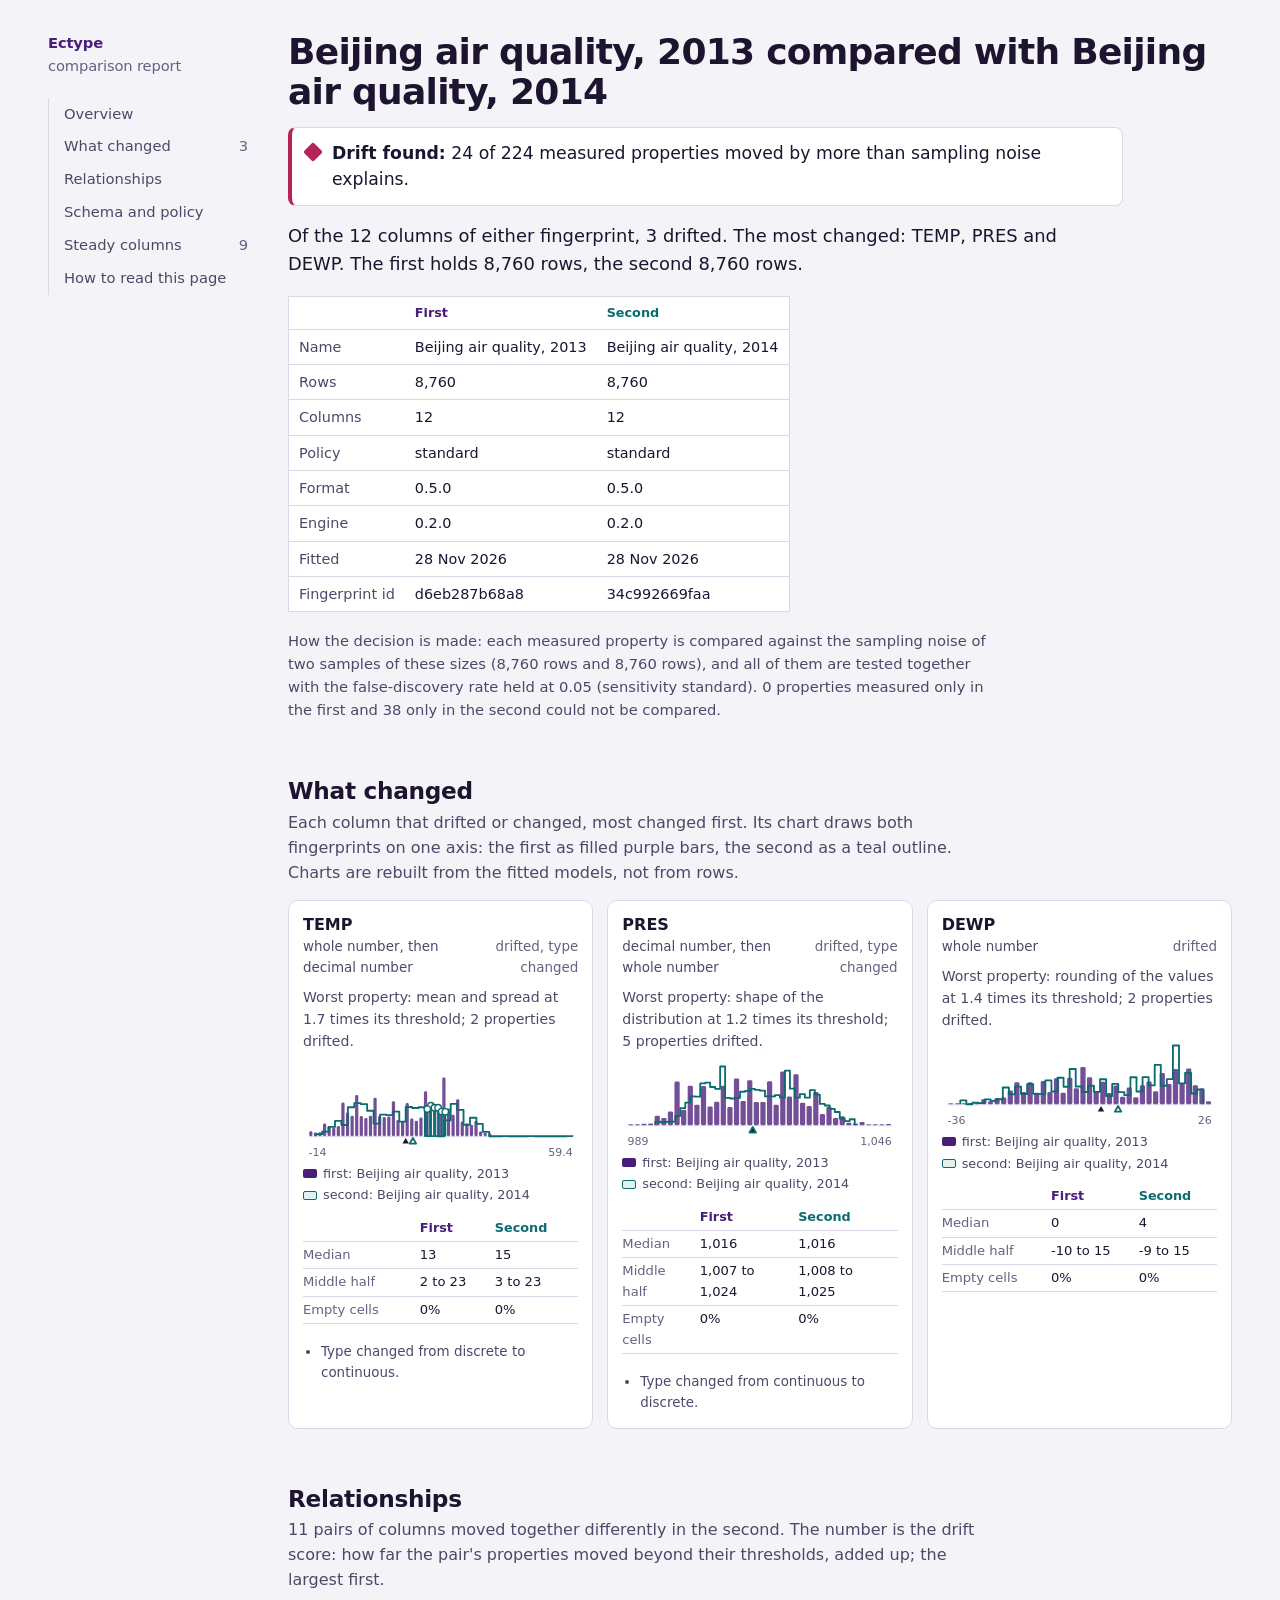
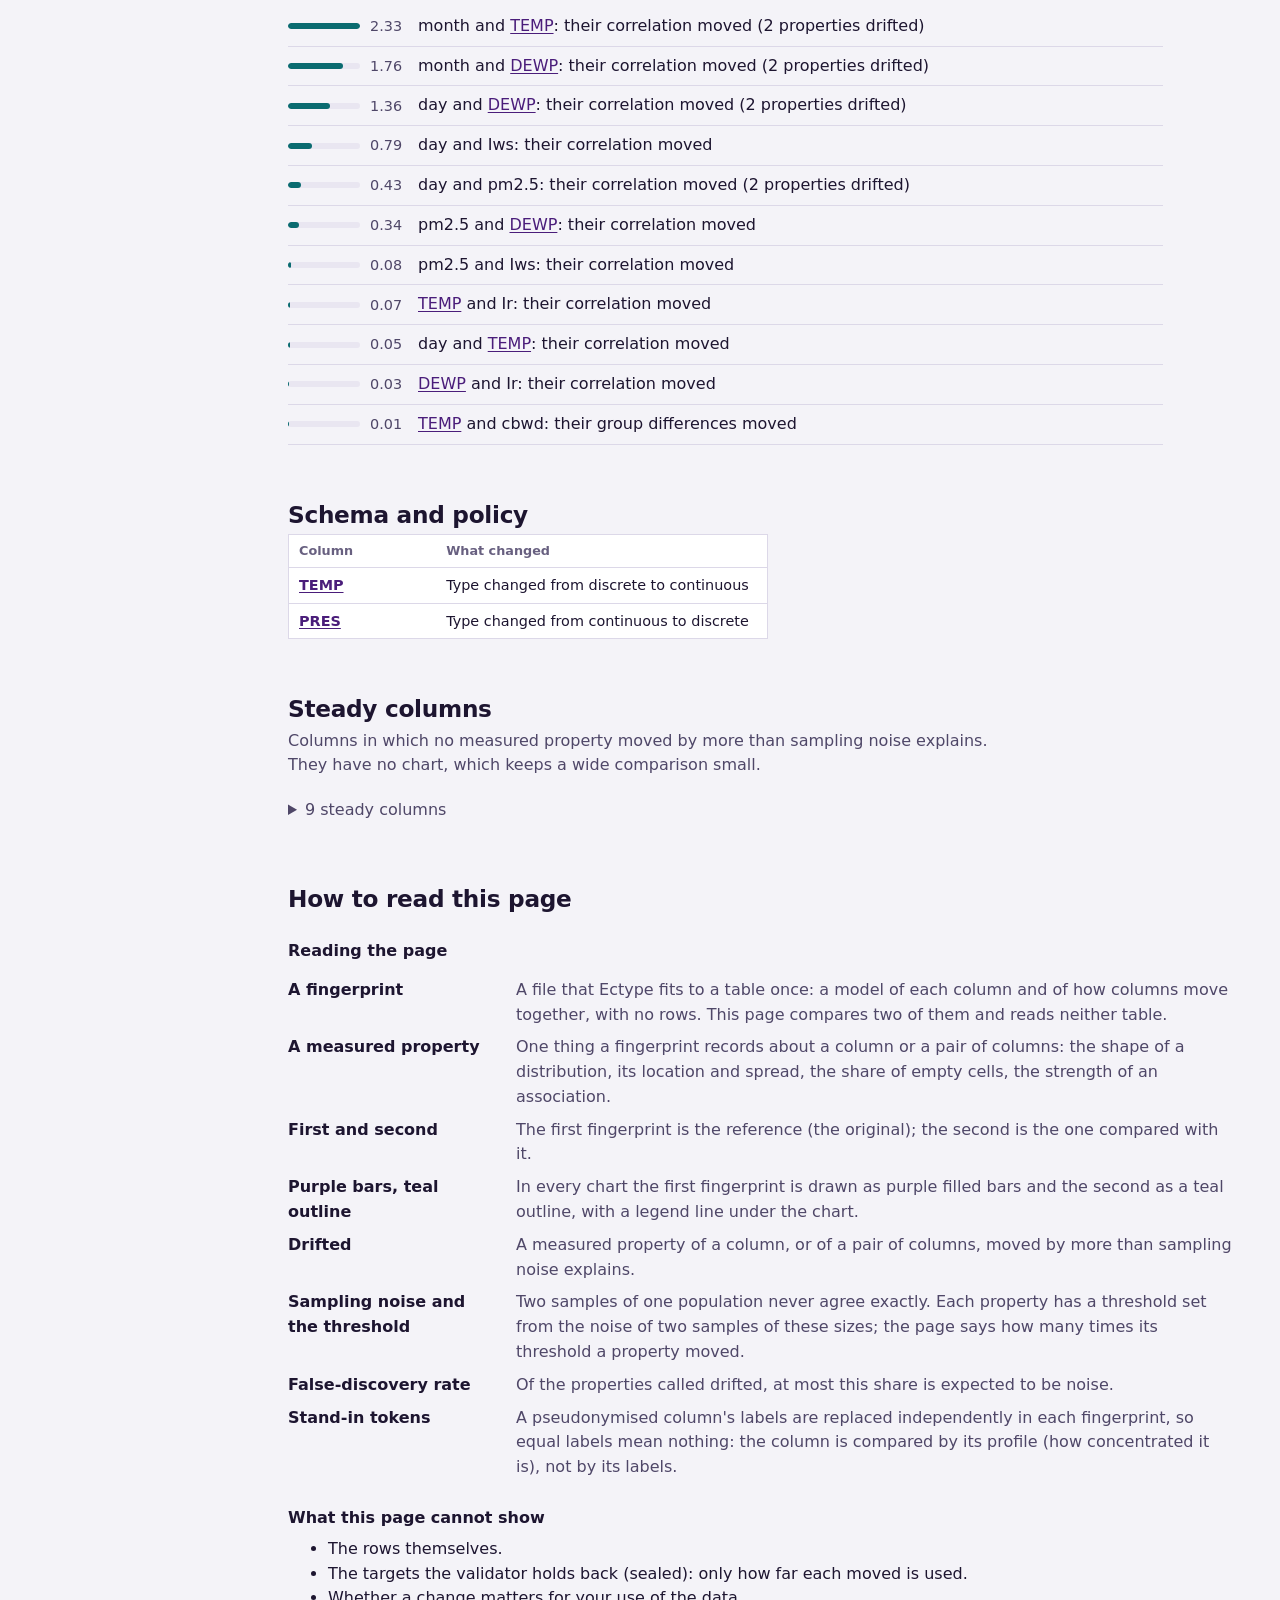
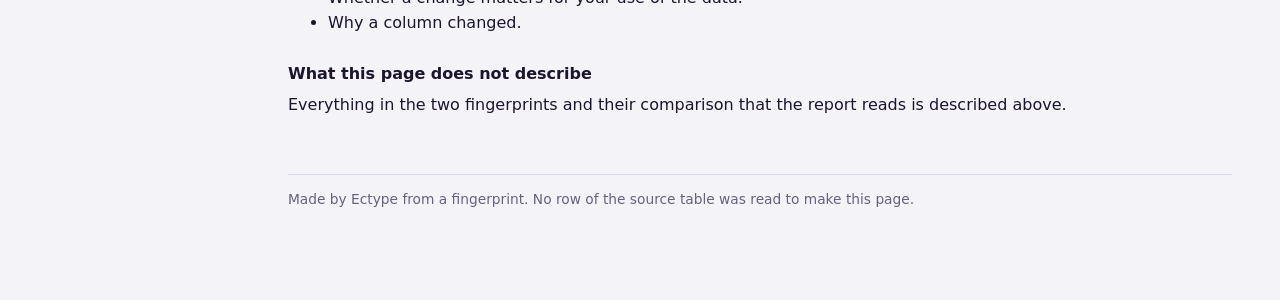
<file: example-comparison.html>
<!doctype html><html lang="en"><head><meta charset="utf-8">
<meta http-equiv="Content-Security-Policy" content="default-src 'none'; style-src 'unsafe-inline'; img-src data:; script-src 'sha256-XFiuDBKw+dSY0FCVgU4PC8EETVXqKDQVptgoi1UreqQ='; base-uri 'none'; form-action 'none'; object-src 'none'"><meta name="viewport" content="width=device-width,initial-scale=1"><meta name="color-scheme" content="light dark"><meta name="generator" content="Ectype profile report"><title>Beijing air quality, 2013 compared with Beijing air quality, 2014: comparison report</title><style>:root{--ground:#f4f3f8;--surface:#ffffff;--ink:#1d1530;--ink-2:#4f4768;--ink-3:#686080;--line:#dcd8e8;--track:#e9e6f1;--purple:#4a1d7a;--purple-ink:#4a1d7a;--purple-wash:#efe9f7;--teal:#0a6b70;--teal-ink:#0a6b70;--teal-wash:#e2f0f0;--rose:#b4235a;--rose-ink:#a31d50;--rose-wash:#fbe9f0;--sans:system-ui,-apple-system,"Segoe UI",Roboto,"Helvetica Neue",Arial,sans-serif;--mono:ui-monospace,"Cascadia Mono","SF Mono",Menlo,Consolas,monospace;color-scheme:light dark}
@media (prefers-color-scheme:dark){:root{--ground:#120e1c;--surface:#1b1629;--ink:#ece9f5;--ink-2:#bdb6d1;--ink-3:#9b93b3;--line:#342c4a;--track:#2a2340;--purple:#a18ae0;--purple-ink:#c5b5f2;--purple-wash:#272040;--teal:#35a6aa;--teal-ink:#63c7cb;--teal-wash:#15302f;--rose:#e2638f;--rose-ink:#f291b4;--rose-wash:#3a1826;}}
*{box-sizing:border-box}
[hidden]{display:none!important}
html{-webkit-text-size-adjust:100%;scroll-padding-top:16px}
body{margin:0;background:var(--ground);color:var(--ink);font:16px/1.55 var(--sans);overflow-wrap:anywhere}
a{color:var(--purple-ink);text-underline-offset:2px}
a:focus-visible,summary:focus-visible,input:focus-visible,.scroll:focus-visible{outline:2px solid var(--teal-ink);outline-offset:2px;border-radius:2px}
code{font:0.88em/1.4 var(--mono);background:var(--purple-wash);padding:1px 5px;border-radius:4px;overflow-wrap:anywhere}
b{font-weight:650}
p{margin:0 0 10px}
ul,ol{margin:0 0 14px}
.vh{position:absolute!important;width:1px;height:1px;margin:-1px;padding:0;overflow:hidden;clip:rect(0 0 0 0);clip-path:inset(50%);white-space:nowrap;border:0}
.skip{position:absolute;left:-999px;top:0;background:var(--surface);padding:8px 12px;z-index:5}
.skip:focus{left:8px;top:8px}
.shell{display:grid;grid-template-columns:200px minmax(0,1fr);gap:40px;max-width:1240px;margin:0 auto;padding:32px 28px 80px}
.rail{position:sticky;top:24px;align-self:start;font-size:.92rem}
.brand{margin:0 0 20px;font-weight:700;color:var(--purple-ink);letter-spacing:-.01em}
.brand span{display:block;font-weight:400;color:var(--ink-3)}
.rail ol{list-style:none;margin:0;padding:0;border-left:1px solid var(--line)}
.rail li a{display:flex;justify-content:space-between;gap:8px;padding:5px 0 5px 14px;margin-left:-1px;border-left:2px solid transparent;color:var(--ink-2);text-decoration:none}
.rail li a:hover{color:var(--ink);border-left-color:var(--purple)}
.rail li a span{color:var(--ink-3);font-variant-numeric:tabular-nums}
main{min-width:0}
section{margin:0 0 56px}
h1{font-size:2.25rem;line-height:1.12;letter-spacing:-.02em;margin:0 0 14px;font-weight:700}
h2{font-size:1.45rem;line-height:1.2;letter-spacing:-.012em;margin:0 0 6px;font-weight:700}
h2.minor{font-size:1.05rem;margin:30px 0 8px}
h3{font-size:1rem;line-height:1.3;margin:0;font-weight:650}
section>h3{margin:28px 0 8px}
.lede{font-size:1.12rem;line-height:1.55;max-width:68ch;margin:0 0 18px;color:var(--ink)}
.desc,.intro{max-width:70ch;margin:0 0 14px;color:var(--ink-2)}
.notice{max-width:76ch;margin:0 0 14px;padding:8px 12px;border-left:3px solid var(--teal);background:var(--teal-wash);border-radius:0 6px 6px 0}
.notice.serious{border-left-color:var(--rose);background:var(--rose-wash)}
.facts{display:flex;flex-wrap:wrap;gap:10px 34px;margin:8px 0 26px;padding:14px 0;border-top:1px solid var(--line);border-bottom:1px solid var(--line)}
.facts div{min-width:0}
.facts dt{font-size:.8rem;color:var(--ink-3)}
.facts dd{margin:0;font-weight:650;font-variant-numeric:tabular-nums}
.facts dd.mono{font:500 .9rem/1.6 var(--mono)}
figure{margin:0 0 18px}
figcaption{font-size:.85rem;color:var(--ink-3);max-width:78ch;margin-bottom:8px}
.act{list-style:none;margin:0 0 10px;padding:0;max-width:76ch}
.act li{position:relative;padding:7px 0 7px 22px;border-bottom:1px solid var(--line)}
.act li::before{content:"";position:absolute;left:3px;top:.95em;width:8px;height:8px;border-radius:50%;border:2px solid var(--ink-3)}
.act li.serious::before{background:var(--rose);border-color:var(--rose)}
.act .advice,table.alerts .advice{display:block;color:var(--ink-2);font-size:.92rem}
.lvl{font-weight:650;white-space:nowrap;margin-right:4px}
.serious .lvl,.lvl.serious{color:var(--rose-ink)}
td .lvl::before{content:"";display:inline-block;width:8px;height:8px;border-radius:50%;border:2px solid var(--ink-3);margin-right:7px;vertical-align:0}
td .lvl.serious::before{background:var(--rose);border-color:var(--rose)}
.filter{display:flex;flex-wrap:wrap;gap:8px 20px;align-items:center;margin:0 0 16px;font-size:.92rem}
.filter input[type=search]{font:inherit;padding:5px 9px;border:1px solid var(--ink-3);border-radius:6px;background:var(--surface);color:var(--ink);width:16rem;max-width:100%;margin-left:6px}
.filter input[type=checkbox]{accent-color:var(--purple);margin-right:6px}
.filter .count{margin:0;color:var(--ink-3)}
.grid{display:grid;grid-template-columns:repeat(auto-fill,minmax(min(290px,100%),1fr));gap:14px}
.col{background:var(--surface);border:1px solid var(--line);border-radius:10px;padding:14px 14px 12px;min-width:0;break-inside:avoid}
.col:target,tr:target{outline:2px solid var(--purple);outline-offset:-1px}
.col header{display:block;margin-bottom:8px}
.kind{margin:2px 0 0;font-size:.84rem;color:var(--ink-2);display:flex;justify-content:space-between;gap:10px}
.kind span:first-child{flex:none;max-width:60%;color:var(--ink-2);text-align:left}
.kind span{color:var(--ink-3);text-align:right;min-width:0}
.missline{margin:0 0 10px;font-size:.8rem;color:var(--ink-3);display:flex;align-items:center;gap:8px}
.missline.has{color:var(--ink-2)}
.miss{display:block;flex:none;width:64px;height:6px;border-radius:3px;background:var(--track);overflow:hidden}
.miss span{display:block;height:100%;background:var(--rose);border-radius:3px}
.stats{display:flex;flex-wrap:wrap;gap:4px 18px;margin:8px 0 0;font-size:.84rem}
.stats dt{color:var(--ink-3);font-size:.76rem}
.stats dd{margin:0;font-variant-numeric:tabular-nums}
.stats1{margin:6px 0 0;font-size:.82rem;color:var(--ink-2);font-variant-numeric:tabular-nums}
.nochart{margin:6px 0 0;font-size:.9rem;color:var(--ink-2)}
.small{margin:6px 0 0;font-size:.82rem;color:var(--ink-2)}
.small.intro{margin:-6px 0 14px;max-width:68ch}
.flagline{margin:6px 0 0;font-size:.82rem;color:var(--ink-2)}
.notes{margin:10px 0 0;padding:8px 0 0;border-top:1px solid var(--line);font-size:.82rem;color:var(--ink-2)}
.notes summary{cursor:pointer;color:var(--ink-3)}
.notes ul{margin:6px 0 0;padding-left:16px}
.notes li{margin:3px 0}
.col.compact{padding:10px 12px 9px}
.col.compact .missline{margin-bottom:6px}
details.more{margin:6px 0 14px}
details.more>summary{cursor:pointer;color:var(--ink-2);padding:6px 0}
.chart{display:block;width:100%;height:auto;overflow:visible}
.col .chart{max-width:460px}
.chart .axis{stroke:var(--line);stroke-width:1}
.chart .bar{fill:var(--purple)}
.chart .bar.rest{fill:var(--ink-3);opacity:.6}
.chart .bar.pooled{fill:var(--rose)}
.chart .atom line{stroke:var(--rose);stroke-width:2}
.chart .atom circle{fill:var(--rose);stroke:var(--surface);stroke-width:2}
.chart .median{fill:var(--ink)}
.chart text{font:12px var(--sans);fill:var(--ink-2)}
.chart text.tick{fill:var(--ink-3);font-variant-numeric:tabular-nums}
.chart text.val{font-variant-numeric:tabular-nums}
.chart text.rest,.chart text.pooled{font-style:italic}
.chart text.atom-lab{fill:var(--rose-ink)}
.chart text.lab{fill:var(--ink-2)}
.chart .second{fill:none;stroke:var(--teal);stroke-width:1.5;stroke-linejoin:round}
.chart .atom.second line{stroke:var(--teal)}
.chart .atom.second circle{fill:var(--surface);stroke:var(--teal);stroke-width:1.5}
.chart .median.second{fill:none;stroke:var(--teal);stroke-width:1.2}
.chart .cell{fill:var(--teal)}
.chart .cell.none{fill:none;stroke:var(--line)}
.chart a text{fill:var(--purple-ink);text-decoration:underline}
.chart.parts{max-width:420px;margin:6px 0}
.chart.parts .track{fill:var(--track)}
.chart .seg.a{fill:var(--teal)}
.chart .seg.b{fill:var(--teal);opacity:.55}
.chart.strip{height:58px}
.strip .track{fill:var(--track)}
.strip .on{fill:var(--purple)}
.strip .off{fill:var(--ink-3);opacity:.55}
.strip .flag{fill:var(--rose)}
.strip a:hover .track,.strip a:focus .track{fill:var(--purple-wash);stroke:var(--purple);stroke-width:1;vector-effect:non-scaling-stroke}
.mini{max-width:330px;margin:8px 0 4px}
.chart.weekdays{max-width:360px}
.chart.hours{max-width:420px}
.pairs{list-style:none;margin:0;padding:0;max-width:86ch}
.pairs li{display:grid;grid-template-columns:72px 38px minmax(0,1fr);gap:10px;align-items:center;padding:7px 0;border-bottom:1px solid var(--line)}
.meter{display:block;height:6px;border-radius:3px;background:var(--track);overflow:hidden}
.meter span{display:block;height:100%;background:var(--teal);border-radius:3px}
.num{font-variant-numeric:tabular-nums;color:var(--ink-2)}
.pairs .num{font-size:.9rem}
.tag{display:inline-block;margin-left:8px;padding:0 7px;border-radius:9px;font-size:.76rem;line-height:1.6;background:var(--teal-wash);color:var(--teal-ink);max-width:100%}
.tag.plain{background:var(--track);color:var(--ink-2)}
.with{color:var(--ink-2)}
.rules{padding-left:18px;max-width:86ch}
.eq{font-weight:600}.eq a{font-weight:600}
section>p,section>ul:not([class]),section>ol:not([class]){max-width:80ch}
.rules>li{margin:8px 0}
.rules .how{display:block;color:var(--ink-2);font-size:.92rem}
.plain{list-style:none;padding:0}
.scroll{overflow-x:auto;max-width:100%;margin:0 0 18px}
.scroll table.wide{min-width:640px}
table{border-collapse:collapse;width:auto;min-width:min(100%,30rem);font-size:.9rem;background:var(--surface);border:1px solid var(--line)}
th,td{text-align:left;vertical-align:top;padding:6px 10px;border-bottom:1px solid var(--line);overflow-wrap:break-word}
thead th{overflow-wrap:normal}
table.alerts tbody th,tbody th:first-child{overflow-wrap:anywhere}
table.cols,table.alerts{width:100%}
td.why{width:45%}
table.alerts tbody th{font-weight:400}
thead th{font-size:.8rem;font-weight:600;color:var(--ink-3)}
tbody th{font-weight:600}
table:not(.kf):not(.two) tbody th:first-child{min-width:10em}
td.num,th.num{text-align:right}td.num{white-space:nowrap}
table.cols td:last-child{color:var(--ink-2);min-width:16rem}
.matrixfig .scroll{max-width:600px}
.box{background:var(--surface);border:1px solid var(--line);border-radius:10px;padding:14px;margin:0 0 14px}
.defs{display:grid;grid-template-columns:13rem minmax(0,1fr);gap:8px 20px;max-width:64rem}
.defs dt{font-weight:650}
.defs dd{margin:0;color:var(--ink-2);max-width:72ch}
.explain{max-width:78ch;margin:14px 0 22px;font-size:.88rem;color:var(--ink-2)}
.about{display:grid;grid-template-columns:max-content minmax(0,1fr);gap:4px 18px;margin:0 0 14px}
.about dt{color:var(--ink-3)}
.about dd{margin:0}
footer{margin-top:40px;padding-top:14px;border-top:1px solid var(--line);font-size:.86rem;color:var(--ink-3)}
@media (max-width:860px){
.shell{grid-template-columns:minmax(0,1fr);gap:18px;padding:18px 16px 60px}
.rail{position:static}
.brand{margin-bottom:10px}.brand span{display:inline}
.rail ol{display:flex;flex-wrap:wrap;gap:2px 16px;border-left:0}
.rail li a{padding:3px 0;border-left:0;margin:0;text-decoration:underline}
h1{font-size:1.7rem}.lede{font-size:1.02rem}
.pairs li{grid-template-columns:48px 34px minmax(0,1fr)}
.about,.defs{grid-template-columns:minmax(0,1fr);gap:0}
.defs dd{margin-bottom:8px}
.about dd{margin-bottom:6px}
table.special:not(.kf):not(.two) tbody th:first-child{min-width:7.5em}
table.special td.why{width:52%}
}
@media print{
:root{--ground:#f4f3f8;--surface:#ffffff;--ink:#1d1530;--ink-2:#4f4768;--ink-3:#686080;--line:#dcd8e8;--track:#e9e6f1;--purple:#4a1d7a;--purple-ink:#4a1d7a;--purple-wash:#efe9f7;--teal:#0a6b70;--teal-ink:#0a6b70;--teal-wash:#e2f0f0;--rose:#b4235a;--rose-ink:#a31d50;--rose-wash:#fbe9f0;}
body{background:#fff}.shell{display:block;padding:0}
.rail,.skip,.filter{display:none!important}
.col,.box,figure,tr,.pairs li,.rules>li{break-inside:avoid}
section{break-inside:auto}h2,h3{break-after:avoid}
.col{border-color:#bbb}
.scroll{overflow:visible}
details::details-content{content-visibility:visible;display:contents}
}

.verdict{display:flex;gap:12px;align-items:flex-start;max-width:76ch;margin:0 0 16px;padding:12px 14px;border:1px solid var(--line);border-radius:8px;background:var(--surface);font-size:1.08rem}
.verdict .mark{flex:none;width:14px;height:14px;margin-top:.3em;border-radius:50%}
.verdict.v-drift{border-left:4px solid var(--rose)}
.verdict.v-drift .mark{background:var(--rose);border-radius:2px;transform:rotate(45deg)}
.verdict.v-none{border-left:4px solid var(--teal)}
.verdict.v-none .mark{border:3px solid var(--teal)}
.verdict.v-inconclusive{border-left:4px dashed var(--ink-3)}
.verdict.v-inconclusive .mark{border:3px dashed var(--ink-3)}
.legend{display:flex;flex-wrap:wrap;gap:2px 16px;margin:4px 0 0;font-size:.8rem;color:var(--ink-2)}
.legend span{display:inline-flex;align-items:center;gap:6px;min-width:0}
.sw{flex:none;display:inline-block;width:14px;height:9px;border-radius:2px}
.sw1{background:var(--purple)}
.sw2{background:var(--teal-wash);border:1.5px solid var(--teal)}
.chart .bar.second{fill:var(--teal-wash);stroke:var(--teal);stroke-width:1.25}
.chart .bar.second.rest,.chart .bar.second.pooled{opacity:1}
.chart text.v2{fill:var(--teal-ink)}
.dcol .chart .second{stroke-width:2}
.dcol .chart.hist rect.bar:not(.second){fill-opacity:.78}
.side{margin:8px 0 2px;font-size:.8rem;color:var(--ink-3)}
.howfar{margin:0 0 8px;font-size:.88rem;color:var(--ink-2)}
.changes{margin:8px 0 0;padding-left:18px;font-size:.84rem;color:var(--ink-2)}
.changes li{margin:2px 0}
.kfw{margin:10px 0 0}
table.kf{width:100%;min-width:0;font-size:.82rem;border:0;background:transparent}
table.kf th,table.kf td{padding:3px 6px 3px 0;border-bottom:1px solid var(--line)}
table.kf td{font-variant-numeric:tabular-nums}
table.kf thead th:nth-child(2){color:var(--purple-ink)}
table.kf thead th:nth-child(3){color:var(--teal-ink)}
table.kf tbody th{font-weight:400;color:var(--ink-3)}
table.two thead th:nth-child(2){color:var(--purple-ink)}
table.two thead th:nth-child(3){color:var(--teal-ink)}
table.two tbody th{font-weight:500;color:var(--ink-2)}
.decision{max-width:76ch;font-size:.92rem;color:var(--ink-2)}
.pairs .say b{font-weight:600}
</style></head><body><a class="skip" href="#main">Skip to the report</a><div class="shell"><nav class="rail" aria-label="Sections"><p class="brand">Ectype <span>comparison report</span></p><ol><li><a href="#overview">Overview</a></li><li><a href="#changed">What changed <span>3</span></a></li><li><a href="#relationships">Relationships</a></li><li><a href="#schema">Schema and policy</a></li><li><a href="#steady">Steady columns <span>9</span></a></li><li><a href="#reading">How to read this page</a></li></ol></nav><main id="main"><section id="overview" aria-labelledby="overview-h"><h1 id="overview-h">Beijing air quality, 2013 compared with Beijing air quality, 2014</h1><p class="verdict v-drift"><span class="mark" aria-hidden="true"></span><span><b>Drift found:</b> 24 of 224 measured properties moved by more than sampling noise explains.</span></p><p class="lede">Of the 12 columns of either fingerprint, 3 drifted. The most changed: TEMP, PRES and DEWP. The first holds 8,760 rows, the second 8,760 rows.</p><div class="scroll" tabindex="0" role="region" aria-label="The two fingerprints"><table class="two"><caption class="vh">The two fingerprints</caption><thead><tr><th scope="col"></th><th scope="col">First</th><th scope="col">Second</th></tr></thead><tbody><tr><th scope="row">Name</th><td>Beijing air quality, 2013</td><td>Beijing air quality, 2014</td></tr><tr><th scope="row">Rows</th><td>8,760</td><td>8,760</td></tr><tr><th scope="row">Columns</th><td>12</td><td>12</td></tr><tr><th scope="row">Policy</th><td>standard</td><td>standard</td></tr><tr><th scope="row">Format</th><td>0.5.0</td><td>0.5.0</td></tr><tr><th scope="row">Engine</th><td>0.2.0</td><td>0.2.0</td></tr><tr><th scope="row">Fitted</th><td>28 Nov 2026</td><td>28 Nov 2026</td></tr><tr><th scope="row">Fingerprint id</th><td class="mono">d6eb287b68a8</td><td class="mono">34c992669faa</td></tr></tbody></table></div><p class="decision">How the decision is made: each measured property is compared against the sampling noise of two samples of these sizes (8,760 rows and 8,760 rows), and all of them are tested together with the false-discovery rate held at 0.05 (sensitivity standard). 0 properties measured only in the first and 38 only in the second could not be compared.</p></section><section id="changed" aria-labelledby="changed-h"><h2 id="changed-h">What changed</h2><p class="intro">Each column that drifted or changed, most changed first. Its chart draws both fingerprints on one axis: the first as filled purple bars, the second as a teal outline. Charts are rebuilt from the fitted models, not from rows.</p><div class="grid"><article class="col dcol" id="col-0"><header><h3>TEMP</h3><p class="kind"><span>whole number, then decimal number</span><span>drifted, type changed</span></p></header><p class="howfar">Worst property: mean and spread at 1.7 times its threshold; 2 properties drifted.</p><svg class="chart hist" viewBox="0 0 300 108" role="img" aria-labelledby="d1-t d1-d"><title id="d1-t">TEMP: first and second</title><desc id="d1-d">First: Median 13; middle half from 2 to 23; 5% below -7 and 5% above 30. The axis ends at the policy&#x27;s clip points. Second: Median 15; middle half from 3 to 23; 5% below -5 and 5% above 31. 3.8% of values are exactly 20, 3.5% exactly 21 and 3.5% exactly 22. The axis ends at the policy&#x27;s clip points.</desc><line class="axis" x1="6" x2="294" y1="82.5" y2="82.5"/><rect class="bar" x="6.75" y="76.67" width="3.5" height="5.33" rx="1.5"><title>-14 to -12.7: 0.6%</title></rect><rect class="bar" x="11.75" y="78" width="3.5" height="4" rx="1.5"><title>-12.7 to -11.4: 0.4%</title></rect><rect class="bar" x="16.75" y="77.56" width="3.5" height="4.44" rx="1.5"><title>-11.4 to -10.2: 0.5%</title></rect><rect class="bar" x="21.75" y="68.22" width="3.5" height="13.78" rx="1.5"><title>-10.2 to -8.9: 1.6%</title></rect><rect class="bar" x="26.75" y="70.89" width="3.5" height="11.11" rx="1.5"><title>-8.9 to -7.62: 1.2%</title></rect><rect class="bar" x="31.75" y="72.67" width="3.5" height="9.33" rx="1.5"><title>-7.62 to -6.35: 1.1%</title></rect><rect class="bar" x="36.76" y="70.89" width="3.5" height="11.11" rx="1.5"><title>-6.35 to -5.08: 1.2%</title></rect><rect class="bar" x="41.76" y="45.33" width="3.5" height="36.67" rx="1.5"><title>-5.08 to -3.8: 4.1%</title></rect><rect class="bar" x="46.76" y="56.22" width="3.5" height="25.78" rx="1.5"><title>-3.8 to -2.53: 2.9%</title></rect><rect class="bar" x="51.76" y="59.78" width="3.5" height="22.22" rx="1.5"><title>-2.53 to -1.25: 2.5%</title></rect><rect class="bar" x="56.76" y="37.11" width="3.5" height="44.89" rx="1.5"><title>-1.25 to 0.025: 5.1%</title></rect><rect class="bar" x="61.76" y="60" width="3.5" height="22" rx="1.5"><title>0.025 to 1.3: 2.5%</title></rect><rect class="bar" x="66.76" y="62.22" width="3.5" height="19.78" rx="1.5"><title>1.3 to 2.57: 2.2%</title></rect><rect class="bar" x="71.76" y="59.78" width="3.5" height="22.22" rx="1.5"><title>2.57 to 3.85: 2.5%</title></rect><rect class="bar" x="76.76" y="40" width="3.5" height="42" rx="1.5"><title>3.85 to 5.12: 4.7%</title></rect><rect class="bar" x="81.76" y="60" width="3.5" height="22" rx="1.5"><title>5.12 to 6.4: 2.5%</title></rect><rect class="bar" x="86.76" y="61.11" width="3.5" height="20.89" rx="1.5"><title>6.4 to 7.67: 2.4%</title></rect><rect class="bar" x="91.77" y="60.44" width="3.5" height="21.56" rx="1.5"><title>7.67 to 8.95: 2.4%</title></rect><rect class="bar" x="96.77" y="43.78" width="3.5" height="38.22" rx="1.5"><title>8.95 to 10.2: 4.3%</title></rect><rect class="bar" x="101.77" y="64.22" width="3.5" height="17.78" rx="1.5"><title>10.2 to 11.5: 2.0%</title></rect><rect class="bar" x="106.77" y="66.22" width="3.5" height="15.78" rx="1.5"><title>11.5 to 12.8: 1.8%</title></rect><rect class="bar" x="111.77" y="45.78" width="3.5" height="36.22" rx="1.5"><title>12.8 to 14: 4.1%</title></rect><rect class="bar" x="116.77" y="62.67" width="3.5" height="19.33" rx="1.5"><title>14 to 15.3: 2.2%</title></rect><rect class="bar" x="121.77" y="65.11" width="3.5" height="16.89" rx="1.5"><title>15.3 to 16.6: 1.9%</title></rect><rect class="bar" x="126.77" y="61.56" width="3.5" height="20.44" rx="1.5"><title>16.6 to 17.9: 2.3%</title></rect><rect class="bar" x="131.77" y="32.89" width="3.5" height="49.11" rx="1.5"><title>17.9 to 19.1: 5.5%</title></rect><rect class="bar" x="136.77" y="54" width="3.5" height="28" rx="1.5"><title>19.1 to 20.4: 3.1%</title></rect><rect class="bar" x="141.77" y="51.56" width="3.5" height="30.44" rx="1.5"><title>20.4 to 21.7: 3.4%</title></rect><rect class="bar" x="146.78" y="53.56" width="3.5" height="28.44" rx="1.5"><title>21.7 to 23: 3.2%</title></rect><rect class="bar" x="151.78" y="18" width="3.5" height="64" rx="1.5"><title>23 to 24.2: 7.2%</title></rect><rect class="bar" x="156.78" y="51.78" width="3.5" height="30.22" rx="1.5"><title>24.2 to 25.5: 3.4%</title></rect><rect class="bar" x="161.78" y="58.44" width="3.5" height="23.56" rx="1.5"><title>25.5 to 26.8: 2.6%</title></rect><rect class="bar" x="166.78" y="41.78" width="3.5" height="40.22" rx="1.5"><title>26.8 to 28.1: 4.5%</title></rect><rect class="bar" x="171.78" y="66" width="3.5" height="16" rx="1.5"><title>28.1 to 29.3: 1.8%</title></rect><rect class="bar" x="176.78" y="67.78" width="3.5" height="14.22" rx="1.5"><title>29.3 to 30.6: 1.6%</title></rect><rect class="bar" x="181.78" y="69.56" width="3.5" height="12.44" rx="1.5"><title>30.6 to 31.9: 1.4%</title></rect><rect class="bar" x="186.78" y="65.33" width="3.5" height="16.67" rx="1.5"><title>31.9 to 33.2: 1.9%</title></rect><rect class="bar" x="191.78" y="76.89" width="3.5" height="5.11" rx="1.5"><title>33.2 to 34.4: 0.6%</title></rect><rect class="bar" x="196.79" y="78.22" width="3.5" height="3.78" rx="1.5"><title>34.4 to 35.7: 0.4%</title></rect><rect class="bar" x="201.79" y="79.11" width="3.5" height="2.89" rx="1.5"><title>35.7 to 37: 0.3%</title></rect><path class="second" d="M13.84 82V79.78H20.85V76.92H27.85V71.85H34.86V65.18H41.86V69.78H48.86V50.42H55.87V45.82H62.87V46.93H69.88V54.23H76.88V68.2H83.88V58.52H90.89V58.99H97.89V55.18H104.9V66.13H111.9V50.11H118.9V51.22H125.91V50.42H132.91V81.84H139.91V81.84H146.92V82H153.92V64.7H160.93V46.77H167.93V53.28H174.93V69.62H181.94V61.85H188.94V68.51H195.95V77.24H202.95V82H209.95V82H216.96V81.84H223.96V82H230.97V82H237.97V82H244.97V81.84H251.98V82H258.98V82H265.98V82H272.99V82H279.99V82H287V81.84H294V82"><title>second: -12 to 59.4</title></path><g class="atom second"><title>exactly 20: 3.8%</title><line x1="139.36" x2="139.36" y1="82" y2="48.67"/><circle cx="139.36" cy="48.67" r="3.5"/></g><g class="atom second"><title>exactly 21: 3.5%</title><line x1="143.28" x2="143.28" y1="82" y2="50.89"/><circle cx="143.28" cy="50.89" r="3.5"/></g><g class="atom second"><title>exactly 22: 3.5%</title><line x1="147.2" x2="147.2" y1="82" y2="50.89"/><circle cx="147.2" cy="50.89" r="3.5"/></g><g class="atom second"><title>exactly 19: 3.3%</title><line x1="135.44" x2="135.44" y1="82" y2="52.44"/><circle cx="135.44" cy="52.44" r="3.5"/></g><g class="atom second"><title>exactly 23: 3.0%</title><line x1="151.12" x2="151.12" y1="82" y2="55.11"/><circle cx="151.12" cy="55.11" r="3.5"/></g><g class="atom second"><title>exactly 24: 3.0%</title><line x1="155.05" x2="155.05" y1="82" y2="55.33"/><circle cx="155.05" cy="55.33" r="3.5"/></g><path class="median" d="M111.9 84l-3.5 6h7z"><title>median 13</title></path><path class="median second" d="M119.75 84l-3.5 6h7z"><title>median 15</title></path><text class="tick" x="6" y="104">-14</text><text class="tick" x="294" y="104" text-anchor="end">59.4</text></svg><p class="legend"><span><i class="sw sw1"></i>first: Beijing air quality, 2013</span><span><i class="sw sw2"></i>second: Beijing air quality, 2014</span></p><div class="kfw"><div class="scroll" tabindex="0" role="region" aria-label="Key figures of TEMP"><table class="kf"><caption class="vh">Key figures of TEMP</caption><thead><tr><th scope="col"></th><th scope="col">First</th><th scope="col">Second</th></tr></thead><tbody><tr><th scope="row">Median</th><td>13</td><td>15</td></tr><tr><th scope="row">Middle half</th><td>2 to 23</td><td>3 to 23</td></tr><tr><th scope="row">Empty cells</th><td>0%</td><td>0%</td></tr></tbody></table></div></div><ul class="changes"><li>Type changed from discrete to continuous.</li></ul></article><article class="col dcol" id="col-1"><header><h3>PRES</h3><p class="kind"><span>decimal number, then whole number</span><span>drifted, type changed</span></p></header><p class="howfar">Worst property: shape of the distribution at 1.2 times its threshold; 5 properties drifted.</p><svg class="chart hist" viewBox="0 0 300 96" role="img" aria-labelledby="d2-t d2-d"><title id="d2-t">PRES: first and second</title><desc id="d2-d">First: Median 1,016; middle half from 1,007 to 1,024; 5% below 999 and 5% above 1,032. The axis ends at the policy&#x27;s clip points. Second: Median 1,016; middle half from 1,008 to 1,025; 5% below 1,002 and 5% above 1,032. The axis ends at the policy&#x27;s clip points.</desc><line class="axis" x1="6" x2="294" y1="70.5" y2="70.5"/><rect class="bar" x="6.75" y="69" width="5.7" height="1" rx="1.5"><title>989 to 990.42: &lt;0.1%</title></rect><rect class="bar" x="13.95" y="69" width="5.7" height="1" rx="1.5"><title>990.42 to 991.85: &lt;0.1%</title></rect><rect class="bar" x="21.15" y="68.29" width="5.7" height="1.71" rx="1.5"><title>991.85 to 993.27: 0.2%</title></rect><rect class="bar" x="28.35" y="68.08" width="5.7" height="1.92" rx="1.5"><title>993.27 to 994.7: 0.2%</title></rect><rect class="bar" x="35.55" y="59.53" width="5.7" height="10.47" rx="1.5"><title>994.7 to 996.12: 1.2%</title></rect><rect class="bar" x="42.75" y="62.1" width="5.7" height="7.9" rx="1.5"><title>996.12 to 997.55: 0.9%</title></rect><rect class="bar" x="49.95" y="55.05" width="5.7" height="14.95" rx="1.5"><title>997.55 to 998.98: 1.8%</title></rect><rect class="bar" x="57.15" y="22.36" width="5.7" height="47.64" rx="1.5"><title>998.98 to 1,000.4: 5.6%</title></rect><rect class="bar" x="64.35" y="53.12" width="5.7" height="16.88" rx="1.5"><title>1,000.4 to 1,001.8: 2.0%</title></rect><rect class="bar" x="71.55" y="27.06" width="5.7" height="42.94" rx="1.5"><title>1,001.8 to 1,003.2: 5.0%</title></rect><rect class="bar" x="78.75" y="47.57" width="5.7" height="22.43" rx="1.5"><title>1,003.2 to 1,004.7: 2.6%</title></rect><rect class="bar" x="85.95" y="27.27" width="5.7" height="42.73" rx="1.5"><title>1,004.7 to 1,006.1: 5.0%</title></rect><rect class="bar" x="93.15" y="49.71" width="5.7" height="20.29" rx="1.5"><title>1,006.1 to 1,007.5: 2.4%</title></rect><rect class="bar" x="100.35" y="44.36" width="5.7" height="25.64" rx="1.5"><title>1,007.5 to 1,009: 3.0%</title></rect><rect class="bar" x="107.55" y="27.06" width="5.7" height="42.94" rx="1.5"><title>1,009 to 1,010.4: 5.0%</title></rect><rect class="bar" x="114.75" y="50.13" width="5.7" height="19.87" rx="1.5"><title>1,010.4 to 1,011.8: 2.3%</title></rect><rect class="bar" x="121.95" y="18.94" width="5.7" height="51.06" rx="1.5"><title>1,011.8 to 1,013.2: 6.0%</title></rect><rect class="bar" x="129.15" y="43.51" width="5.7" height="26.49" rx="1.5"><title>1,013.2 to 1,014.6: 3.1%</title></rect><rect class="bar" x="136.35" y="21.08" width="5.7" height="48.92" rx="1.5"><title>1,014.6 to 1,016.1: 5.7%</title></rect><rect class="bar" x="143.55" y="44.58" width="5.7" height="25.42" rx="1.5"><title>1,016.1 to 1,017.5: 3.0%</title></rect><rect class="bar" x="150.75" y="44.58" width="5.7" height="25.42" rx="1.5"><title>1,017.5 to 1,018.9: 3.0%</title></rect><rect class="bar" x="157.95" y="22.15" width="5.7" height="47.85" rx="1.5"><title>1,018.9 to 1,020.4: 5.6%</title></rect><rect class="bar" x="165.15" y="47.78" width="5.7" height="22.22" rx="1.5"><title>1,020.4 to 1,021.8: 2.6%</title></rect><rect class="bar" x="172.35" y="11.46" width="5.7" height="58.54" rx="1.5"><title>1,021.8 to 1,023.2: 6.9%</title></rect><rect class="bar" x="179.55" y="38.81" width="5.7" height="31.19" rx="1.5"><title>1,023.2 to 1,024.6: 3.6%</title></rect><rect class="bar" x="186.75" y="14.46" width="5.7" height="55.54" rx="1.5"><title>1,024.6 to 1,026: 6.5%</title></rect><rect class="bar" x="193.95" y="45.43" width="5.7" height="24.57" rx="1.5"><title>1,026 to 1,027.5: 2.9%</title></rect><rect class="bar" x="201.15" y="49.06" width="5.7" height="20.94" rx="1.5"><title>1,027.5 to 1,028.9: 2.5%</title></rect><rect class="bar" x="208.35" y="33.68" width="5.7" height="36.32" rx="1.5"><title>1,028.9 to 1,030.3: 4.2%</title></rect><rect class="bar" x="215.55" y="57.82" width="5.7" height="12.18" rx="1.5"><title>1,030.3 to 1,031.8: 1.4%</title></rect><rect class="bar" x="222.75" y="49.92" width="5.7" height="20.08" rx="1.5"><title>1,031.8 to 1,033.2: 2.4%</title></rect><rect class="bar" x="229.95" y="62.1" width="5.7" height="7.9" rx="1.5"><title>1,033.2 to 1,034.6: 0.9%</title></rect><rect class="bar" x="237.15" y="60.17" width="5.7" height="9.83" rx="1.5"><title>1,034.6 to 1,036: 1.1%</title></rect><rect class="bar" x="244.35" y="67.22" width="5.7" height="2.78" rx="1.5"><title>1,036 to 1,037.5: 0.3%</title></rect><rect class="bar" x="251.55" y="68.08" width="5.7" height="1.92" rx="1.5"><title>1,037.5 to 1,038.9: 0.2%</title></rect><rect class="bar" x="258.75" y="66.37" width="5.7" height="3.63" rx="1.5"><title>1,038.9 to 1,040.3: 0.4%</title></rect><rect class="bar" x="265.95" y="69" width="5.7" height="1" rx="1.5"><title>1,040.3 to 1,041.7: &lt;0.1%</title></rect><rect class="bar" x="273.15" y="69" width="5.7" height="1" rx="1.5"><title>1,041.7 to 1,043.2: &lt;0.1%</title></rect><rect class="bar" x="280.35" y="69" width="5.7" height="1" rx="1.5"><title>1,043.2 to 1,044.6: &lt;0.1%</title></rect><rect class="bar" x="287.55" y="68.72" width="5.7" height="1.28" rx="1.5"><title>1,044.6 to 1,046: 0.1%</title></rect><path class="second" d="M36.32 70V66.04H41.75V66.88H47.18V66.32H52.61V66.04H58.04V59.81H63.47V51.31H68.91V45.36H74.34V38.57H79.77V38.85H85.2V24.41H90.63V23.56H96.06V28.37H101.49V30.35H106.93V6H112.36V40.27H117.79V40.83H123.22V40.27H128.65V33.47H134.08V32.62H139.52V30.35H144.95V31.49H150.38V32.34H155.81V38.57H161.24V38.57H166.67V37.15H172.11V39.98H177.54V10.53H182.97V30.07H188.4V39.98H193.83V36.02H199.26V39.98H204.69V31.77H210.13V36.58H215.56V46.78H220.99V48.48H226.42V52.16H231.85V55.56H237.28V62.64H242.72V65.47H248.15V63.49H253.58V70"><title>second: 995 to 1,038</title></path><path class="median" d="M142.42 72l-3.5 6h7z"><title>median 1,016</title></path><path class="median second" d="M142.42 72l-3.5 6h7z"><title>median 1,016</title></path><text class="tick" x="6" y="92">989</text><text class="tick" x="294" y="92" text-anchor="end">1,046</text></svg><p class="legend"><span><i class="sw sw1"></i>first: Beijing air quality, 2013</span><span><i class="sw sw2"></i>second: Beijing air quality, 2014</span></p><div class="kfw"><div class="scroll" tabindex="0" role="region" aria-label="Key figures of PRES"><table class="kf"><caption class="vh">Key figures of PRES</caption><thead><tr><th scope="col"></th><th scope="col">First</th><th scope="col">Second</th></tr></thead><tbody><tr><th scope="row">Median</th><td>1,016</td><td>1,016</td></tr><tr><th scope="row">Middle half</th><td>1,007 to 1,024</td><td>1,008 to 1,025</td></tr><tr><th scope="row">Empty cells</th><td>0%</td><td>0%</td></tr></tbody></table></div></div><ul class="changes"><li>Type changed from continuous to discrete.</li></ul></article><article class="col dcol" id="col-2"><header><h3>DEWP</h3><p class="kind"><span>whole number</span><span>drifted</span></p></header><p class="howfar">Worst property: rounding of the values at 1.4 times its threshold; 2 properties drifted.</p><svg class="chart hist" viewBox="0 0 300 96" role="img" aria-labelledby="d3-t d3-d"><title id="d3-t">DEWP: first and second</title><desc id="d3-d">First: Median 0; middle half from -10 to 15; 5% below -21 and 5% above 22. The axis ends at the policy&#x27;s clip points. Second: Median 4; middle half from -9 to 15; 5% below -22 and 5% above 21. The axis ends at the policy&#x27;s clip points.</desc><line class="axis" x1="6" x2="294" y1="70.5" y2="70.5"/><rect class="bar" x="6.75" y="69" width="5.7" height="1" rx="1.5"><title>-36 to -34.5: &lt;0.1%</title></rect><rect class="bar" x="13.95" y="69" width="5.7" height="1" rx="1.5"><title>-34.5 to -32.9: &lt;0.1%</title></rect><rect class="bar" x="21.15" y="69" width="5.7" height="1" rx="1.5"><title>-32.9 to -31.4: &lt;0.1%</title></rect><rect class="bar" x="28.35" y="68.66" width="5.7" height="1.34" rx="1.5"><title>-31.4 to -29.8: 0.2%</title></rect><rect class="bar" x="35.55" y="68.99" width="5.7" height="1.01" rx="1.5"><title>-29.8 to -28.2: 0.1%</title></rect><rect class="bar" x="42.75" y="64.45" width="5.7" height="5.55" rx="1.5"><title>-28.2 to -26.7: 0.8%</title></rect><rect class="bar" x="49.95" y="66.64" width="5.7" height="3.36" rx="1.5"><title>-26.7 to -25.1: 0.5%</title></rect><rect class="bar" x="57.15" y="63.11" width="5.7" height="6.89" rx="1.5"><title>-25.1 to -23.6: 1.0%</title></rect><rect class="bar" x="64.35" y="62.77" width="5.7" height="7.23" rx="1.5"><title>-23.6 to -22: 1.1%</title></rect><rect class="bar" x="71.55" y="55.04" width="5.7" height="14.96" rx="1.5"><title>-22 to -20.5: 2.2%</title></rect><rect class="bar" x="78.75" y="46.13" width="5.7" height="23.87" rx="1.5"><title>-20.5 to -18.9: 3.5%</title></rect><rect class="bar" x="85.95" y="56.72" width="5.7" height="13.28" rx="1.5"><title>-18.9 to -17.4: 2.0%</title></rect><rect class="bar" x="93.15" y="46.13" width="5.7" height="23.87" rx="1.5"><title>-17.4 to -15.8: 3.5%</title></rect><rect class="bar" x="100.35" y="57.39" width="5.7" height="12.61" rx="1.5"><title>-15.8 to -14.3: 1.9%</title></rect><rect class="bar" x="107.55" y="44.78" width="5.7" height="25.22" rx="1.5"><title>-14.3 to -12.8: 3.8%</title></rect><rect class="bar" x="114.75" y="56.72" width="5.7" height="13.28" rx="1.5"><title>-12.8 to -11.2: 2.0%</title></rect><rect class="bar" x="121.95" y="41.59" width="5.7" height="28.41" rx="1.5"><title>-11.2 to -9.65: 4.2%</title></rect><rect class="bar" x="129.15" y="57.39" width="5.7" height="12.61" rx="1.5"><title>-9.65 to -8.1: 1.9%</title></rect><rect class="bar" x="136.35" y="41.25" width="5.7" height="28.75" rx="1.5"><title>-8.1 to -6.55: 4.3%</title></rect><rect class="bar" x="143.55" y="52.68" width="5.7" height="17.32" rx="1.5"><title>-6.55 to -5: 2.6%</title></rect><rect class="bar" x="150.75" y="29.32" width="5.7" height="40.68" rx="1.5"><title>-5 to -3.45: 6.0%</title></rect><rect class="bar" x="157.95" y="40.58" width="5.7" height="29.42" rx="1.5"><title>-3.45 to -1.9: 4.4%</title></rect><rect class="bar" x="165.15" y="56.21" width="5.7" height="13.79" rx="1.5"><title>-1.9 to -0.35: 2.1%</title></rect><rect class="bar" x="172.35" y="45.62" width="5.7" height="24.38" rx="1.5"><title>-0.35 to 1.2: 3.6%</title></rect><rect class="bar" x="179.55" y="57.73" width="5.7" height="12.27" rx="1.5"><title>1.2 to 2.75: 1.8%</title></rect><rect class="bar" x="186.75" y="49.66" width="5.7" height="20.34" rx="1.5"><title>2.75 to 4.3: 3.0%</title></rect><rect class="bar" x="193.95" y="61.93" width="5.7" height="8.07" rx="1.5"><title>4.3 to 5.85: 1.2%</title></rect><rect class="bar" x="201.15" y="51.68" width="5.7" height="18.32" rx="1.5"><title>5.85 to 7.4: 2.7%</title></rect><rect class="bar" x="208.35" y="62.44" width="5.7" height="7.56" rx="1.5"><title>7.4 to 8.95: 1.1%</title></rect><rect class="bar" x="215.55" y="49.32" width="5.7" height="20.68" rx="1.5"><title>8.95 to 10.5: 3.1%</title></rect><rect class="bar" x="222.75" y="45.12" width="5.7" height="24.88" rx="1.5"><title>10.5 to 12.1: 3.7%</title></rect><rect class="bar" x="229.95" y="55.88" width="5.7" height="14.12" rx="1.5"><title>12.1 to 13.6: 2.1%</title></rect><rect class="bar" x="237.15" y="35.87" width="5.7" height="34.13" rx="1.5"><title>13.6 to 15.1: 5.1%</title></rect><rect class="bar" x="244.35" y="47.81" width="5.7" height="22.19" rx="1.5"><title>15.1 to 16.7: 3.3%</title></rect><rect class="bar" x="251.55" y="31.5" width="5.7" height="38.5" rx="1.5"><title>16.7 to 18.2: 5.7%</title></rect><rect class="bar" x="258.75" y="47.31" width="5.7" height="22.69" rx="1.5"><title>18.2 to 19.8: 3.4%</title></rect><rect class="bar" x="265.95" y="31" width="5.7" height="39" rx="1.5"><title>19.8 to 21.4: 5.8%</title></rect><rect class="bar" x="273.15" y="49.32" width="5.7" height="20.68" rx="1.5"><title>21.4 to 22.9: 3.1%</title></rect><rect class="bar" x="280.35" y="52.85" width="5.7" height="17.15" rx="1.5"><title>22.9 to 24.5: 2.5%</title></rect><rect class="bar" x="287.55" y="66.64" width="5.7" height="3.36" rx="1.5"><title>24.5 to 26: 0.5%</title></rect><path class="second" d="M19.94 70V65.79H26.55V70H33.17V68.35H39.79V68.72H46.41V64.7H53.03V66.34H59.65V64.51H66.27V51.71H72.89V59.21H79.51V50.8H86.13V59.03H92.75V48.24H99.37V58.66H105.99V59.03H112.61V44.03H119.23V56.1H125.85V41.11H132.46V50.98H139.08V31.6H145.7V50.62H152.32V56.65H158.94V49.89H165.56V56.47H172.18V42.75H178.8V61.04H185.42V47.87H192.04V56.83H198.66V60.13H205.28V40.56H211.9V56.1H218.52V40.38H225.14V49.52H231.75V27.03H238.37V49.89H244.99V42.57H251.61V6H258.23V47.33H264.85V35.81H271.47V58.3H278.09V53.91H284.71V70"><title>second: -33 to 24</title></path><path class="median" d="M173.23 72l-3.5 6h7z"><title>median 0</title></path><path class="median second" d="M191.81 72l-3.5 6h7z"><title>median 4</title></path><text class="tick" x="6" y="92">-36</text><text class="tick" x="294" y="92" text-anchor="end">26</text></svg><p class="legend"><span><i class="sw sw1"></i>first: Beijing air quality, 2013</span><span><i class="sw sw2"></i>second: Beijing air quality, 2014</span></p><div class="kfw"><div class="scroll" tabindex="0" role="region" aria-label="Key figures of DEWP"><table class="kf"><caption class="vh">Key figures of DEWP</caption><thead><tr><th scope="col"></th><th scope="col">First</th><th scope="col">Second</th></tr></thead><tbody><tr><th scope="row">Median</th><td>0</td><td>4</td></tr><tr><th scope="row">Middle half</th><td>-10 to 15</td><td>-9 to 15</td></tr><tr><th scope="row">Empty cells</th><td>0%</td><td>0%</td></tr></tbody></table></div></div></article></div></section><section id="relationships" aria-labelledby="relationships-h"><h2 id="relationships-h">Relationships</h2><p class="intro">11 pairs of columns moved together differently in the second. The number is the drift score: how far the pair's properties moved beyond their thresholds, added up; the largest first.</p><ol class="pairs"><li><span class="meter"><span style="width:100%"></span></span><span class="num">2.33</span><span class="say">month and <a href="#col-0">TEMP</a>: their correlation moved (2 properties drifted)</span></li><li><span class="meter"><span style="width:75.7%"></span></span><span class="num">1.76</span><span class="say">month and <a href="#col-2">DEWP</a>: their correlation moved (2 properties drifted)</span></li><li><span class="meter"><span style="width:58.4%"></span></span><span class="num">1.36</span><span class="say">day and <a href="#col-2">DEWP</a>: their correlation moved (2 properties drifted)</span></li><li><span class="meter"><span style="width:33.8%"></span></span><span class="num">0.79</span><span class="say">day and Iws: their correlation moved</span></li><li><span class="meter"><span style="width:18.6%"></span></span><span class="num">0.43</span><span class="say">day and pm2.5: their correlation moved (2 properties drifted)</span></li><li><span class="meter"><span style="width:14.8%"></span></span><span class="num">0.34</span><span class="say">pm2.5 and <a href="#col-2">DEWP</a>: their correlation moved</span></li><li><span class="meter"><span style="width:3.5%"></span></span><span class="num">0.08</span><span class="say">pm2.5 and Iws: their correlation moved</span></li><li><span class="meter"><span style="width:3.2%"></span></span><span class="num">0.07</span><span class="say"><a href="#col-0">TEMP</a> and Ir: their correlation moved</span></li><li><span class="meter"><span style="width:2.3%"></span></span><span class="num">0.05</span><span class="say">day and <a href="#col-0">TEMP</a>: their correlation moved</span></li><li><span class="meter"><span style="width:1.2%"></span></span><span class="num">0.03</span><span class="say"><a href="#col-2">DEWP</a> and Ir: their correlation moved</span></li><li><span class="meter"><span style="width:0.6%"></span></span><span class="num">0.01</span><span class="say"><a href="#col-0">TEMP</a> and cbwd: their group differences moved</span></li></ol></section><section id="schema" aria-labelledby="schema-h"><h2 id="schema-h">Schema and policy</h2><div class="scroll" tabindex="0" role="region" aria-label="Changes to the columns"><table><caption class="vh">Changes to the columns</caption><thead><tr><th scope="col">Column</th><th scope="col">What changed</th></tr></thead><tbody><tr><th scope="row"><a href="#col-0">TEMP</a></th><td>Type changed from discrete to continuous</td></tr><tr><th scope="row"><a href="#col-1">PRES</a></th><td>Type changed from continuous to discrete</td></tr></tbody></table></div></section><section id="steady" aria-labelledby="steady-h"><h2 id="steady-h">Steady columns</h2><p class="intro">Columns in which no measured property moved by more than sampling noise explains. They have no chart, which keeps a wide comparison small.</p><details class="more"><summary>9 steady columns</summary><div class="scroll" tabindex="0" role="region" aria-label="Steady columns"><table class="cols wide"><caption class="vh">Steady columns</caption><thead><tr><th scope="col">Column</th><th scope="col">Type</th><th scope="col">First</th><th scope="col">Second</th><th scope="col" class="num">Empty, first</th><th scope="col" class="num">Empty, second</th></tr></thead><tbody><tr><th scope="row">year</th><td>whole number</td><td>–</td><td>–</td><td class="num">0%</td><td class="num">0%</td></tr><tr><th scope="row">month</th><td>whole number</td><td>most common: 1 (8.5%)</td><td>most common: 1 (8.5%)</td><td class="num">0%</td><td class="num">0%</td></tr><tr><th scope="row">day</th><td>whole number</td><td>median 16</td><td>median 16</td><td class="num">0%</td><td class="num">0%</td></tr><tr><th scope="row">hour</th><td>whole number</td><td>most common: 0 (4.2%)</td><td>most common: 0 (4.2%)</td><td class="num">0%</td><td class="num">0%</td></tr><tr><th scope="row">pm2.5</th><td>whole number</td><td>median 72</td><td>median 71.2</td><td class="num">0.9%</td><td class="num">1.1%</td></tr><tr><th scope="row">cbwd</th><td>category</td><td>most common: SE (35%)</td><td>most common: SE (37%)</td><td class="num">0%</td><td class="num">0%</td></tr><tr><th scope="row">Iws</th><td>decimal number</td><td>median 4.92</td><td>median 4.92</td><td class="num">0%</td><td class="num">0%</td></tr><tr><th scope="row">Is</th><td>whole number</td><td>most common: 0 (99%)</td><td>most common: 0 (100%)</td><td class="num">0%</td><td class="num">0%</td></tr><tr><th scope="row">Ir</th><td>whole number</td><td>most common: 0 (96%)</td><td>most common: 0 (97%)</td><td class="num">0%</td><td class="num">0%</td></tr></tbody></table></div></details></section><section id="reading" aria-labelledby="reading-h"><h2 id="reading-h">How to read this page</h2><h3>Reading the page</h3><dl class="defs"><dt>A fingerprint</dt><dd>A file that Ectype fits to a table once: a model of each column and of how columns move together, with no rows. This page compares two of them and reads neither table.</dd><dt>A measured property</dt><dd>One thing a fingerprint records about a column or a pair of columns: the shape of a distribution, its location and spread, the share of empty cells, the strength of an association.</dd><dt>First and second</dt><dd>The first fingerprint is the reference (the original); the second is the one compared with it.</dd><dt>Purple bars, teal outline</dt><dd>In every chart the first fingerprint is drawn as purple filled bars and the second as a teal outline, with a legend line under the chart.</dd><dt>Drifted</dt><dd>A measured property of a column, or of a pair of columns, moved by more than sampling noise explains.</dd><dt>Sampling noise and the threshold</dt><dd>Two samples of one population never agree exactly. Each property has a threshold set from the noise of two samples of these sizes; the page says how many times its threshold a property moved.</dd><dt>False-discovery rate</dt><dd>Of the properties called drifted, at most this share is expected to be noise.</dd><dt>Stand-in tokens</dt><dd>A pseudonymised column's labels are replaced independently in each fingerprint, so equal labels mean nothing: the column is compared by its profile (how concentrated it is), not by its labels.</dd></dl><h3>What this page cannot show</h3><ul><li>The rows themselves.</li><li>The targets the validator holds back (sealed): only how far each moved is used.</li><li>Whether a change matters for your use of the data.</li><li>Why a column changed.</li></ul><h3>What this page does not describe</h3><p>Everything in the two fingerprints and their comparison that the report reads is described above.</p></section><footer><p>Made by Ectype from a fingerprint. No row of the source table was read to make this page.</p></footer></main></div><script>(function(){var d=document,f=d.querySelector('form.filter');if(f){var q=f.querySelector('input[type=search]'),c=f.querySelector('input[type=checkbox]'),o=f.querySelector('.count'),it=d.querySelectorAll('#columns [data-name]'),n=it.length;var u=function(){var t=q.value.trim().toLowerCase(),k=c.checked,s=0;for(var i=0;i<n;i++){var e=it[i],v=(!t||e.getAttribute('data-name').indexOf(t)>=0)&&(!k||e.getAttribute('data-flag')==='1');e.hidden=!v;if(v)s++}o.textContent='Showing '+s+' of '+n+(n===1?' column':' columns')};f.addEventListener('input',u);f.addEventListener('change',u);f.addEventListener('submit',function(e){e.preventDefault()});f.hidden=false;u()}var p=[];addEventListener('beforeprint',function(){d.querySelectorAll('details:not([open])').forEach(function(x){x.open=true;p.push(x)})});addEventListener('afterprint',function(){p.forEach(function(x){x.open=false});p=[]})})();</script></body></html>
</file>
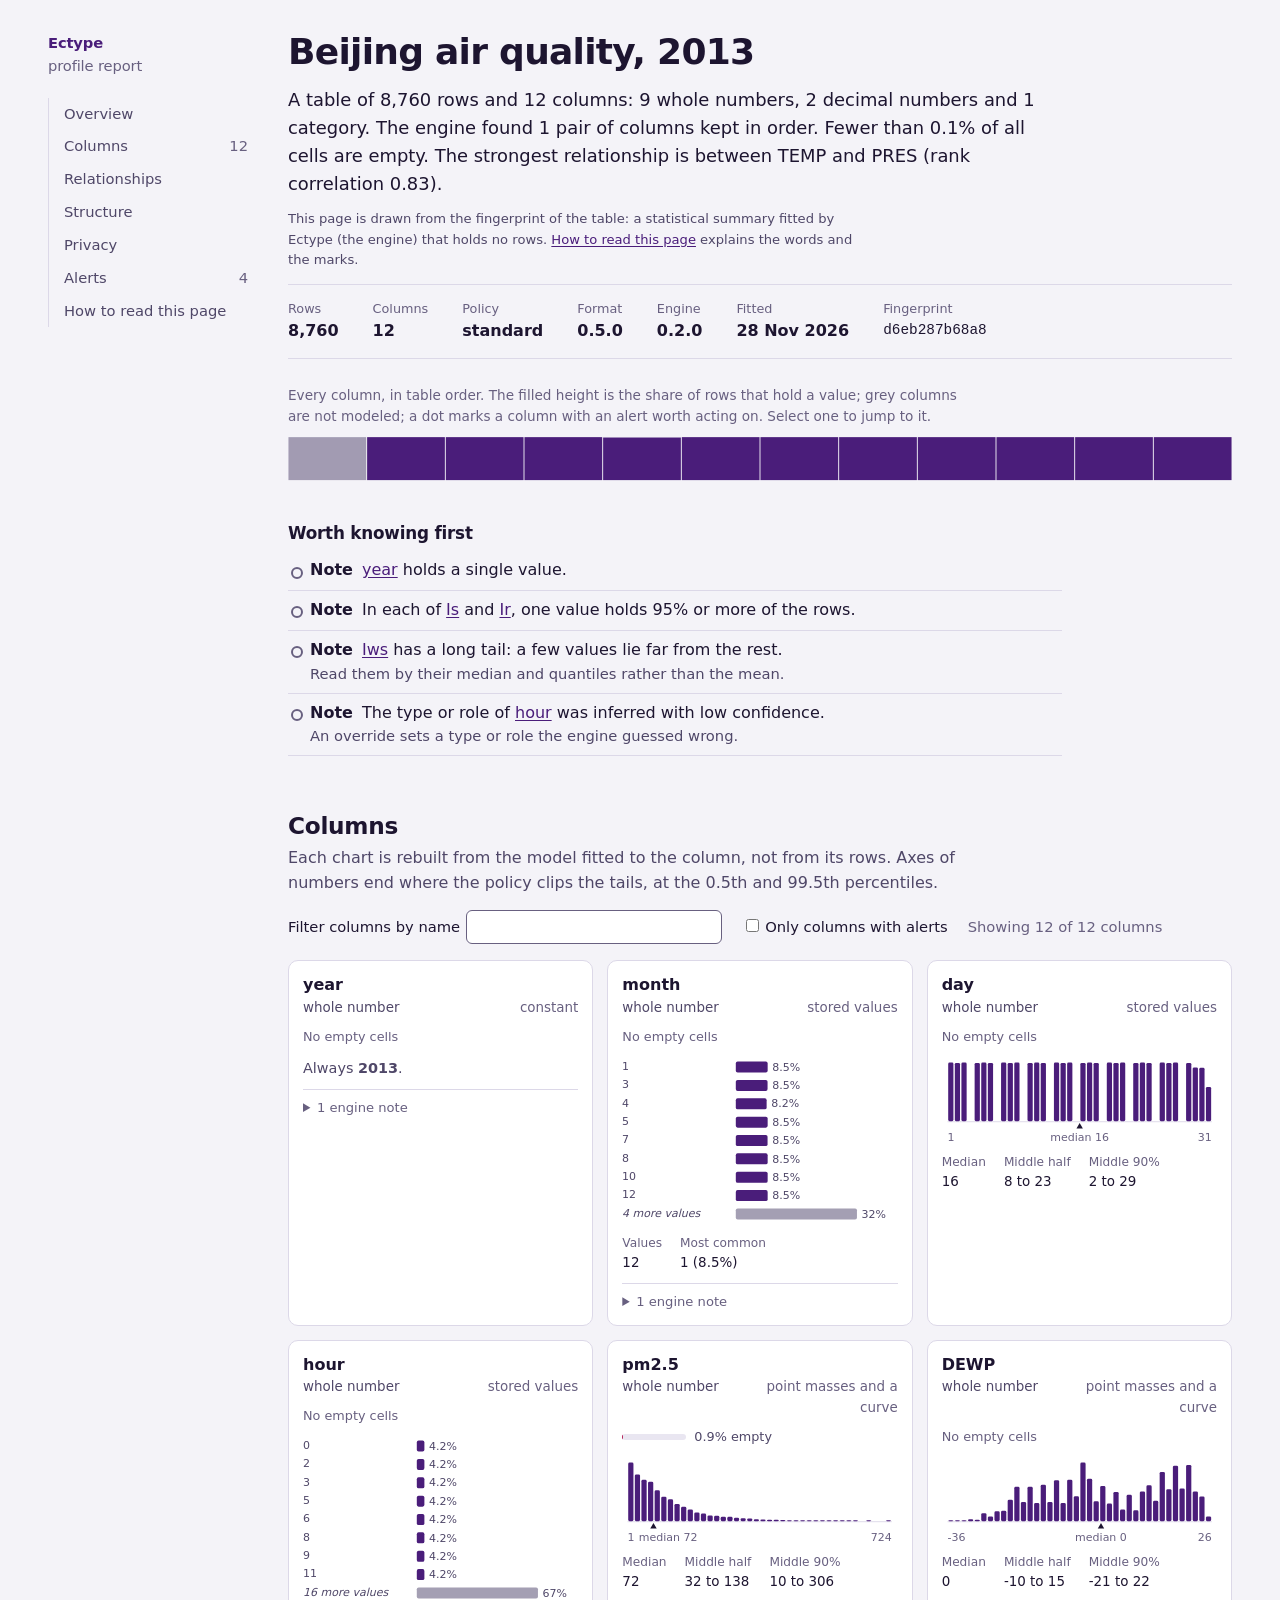
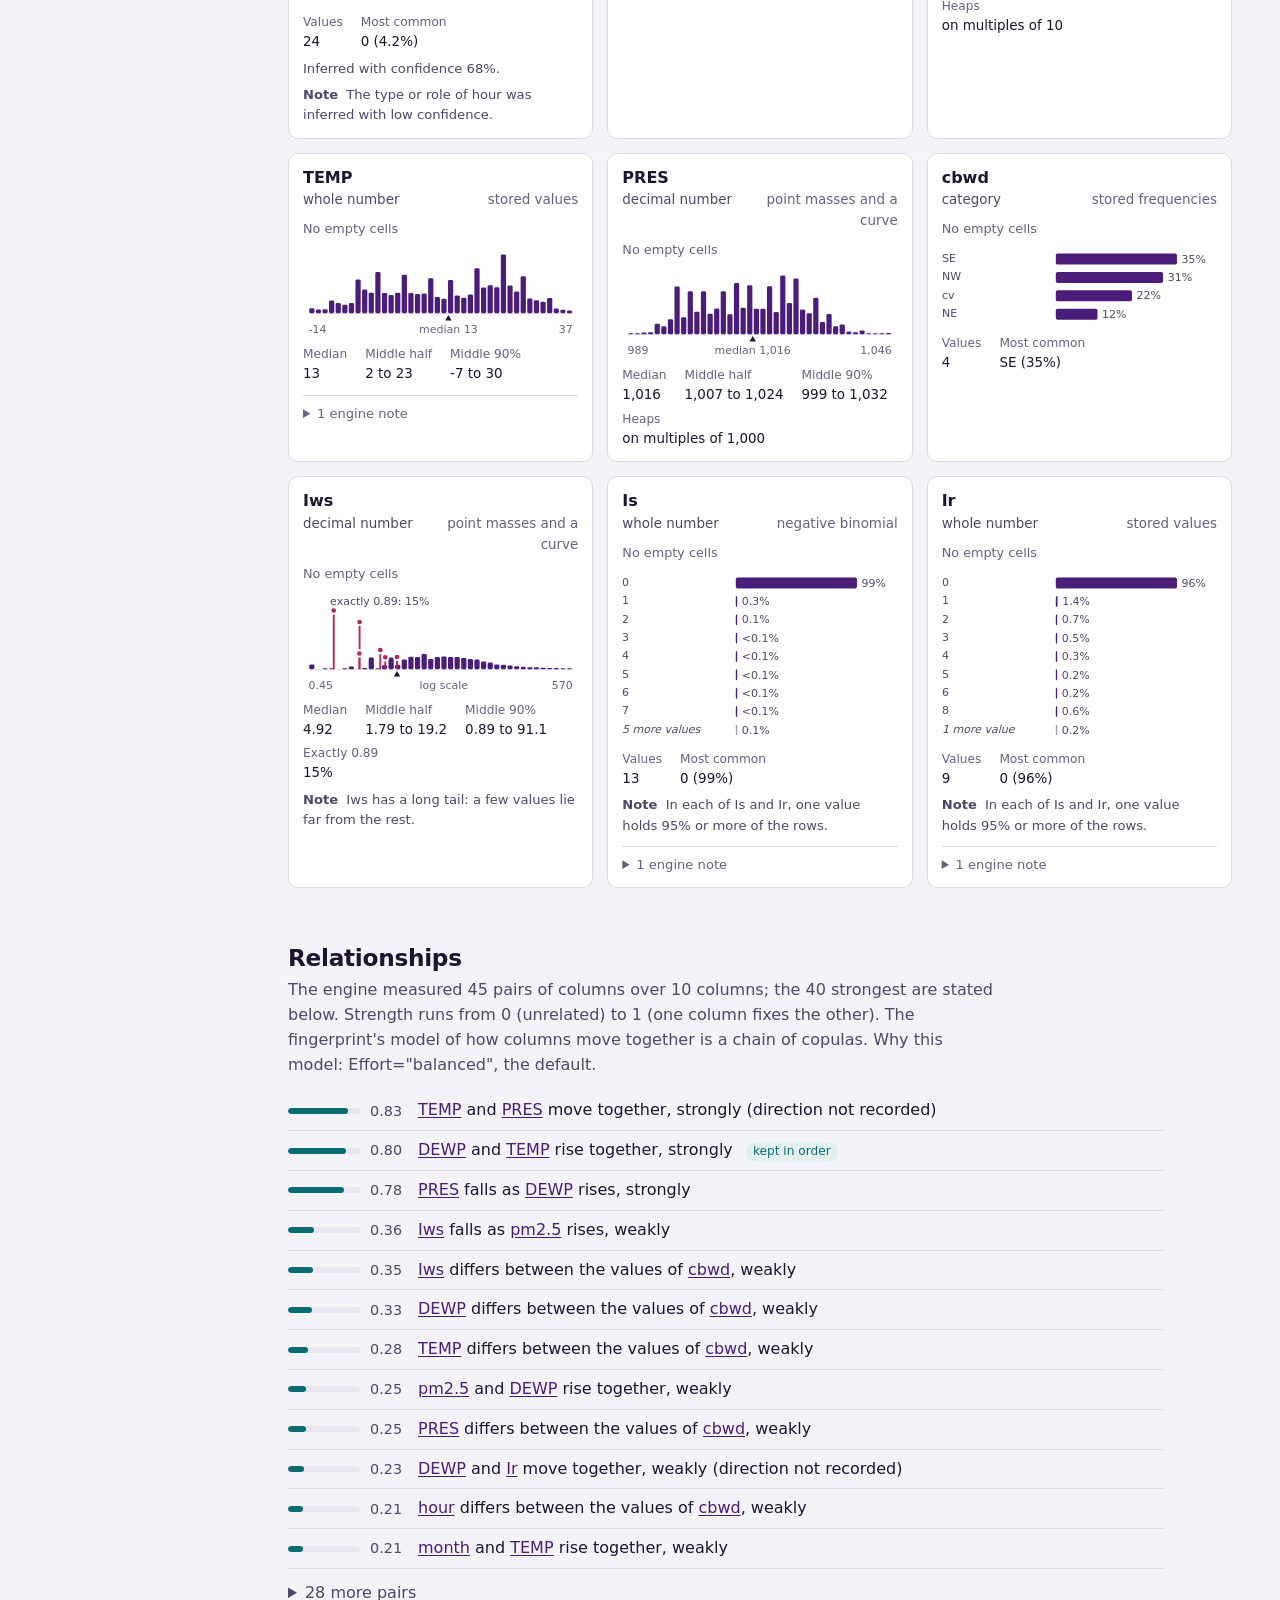
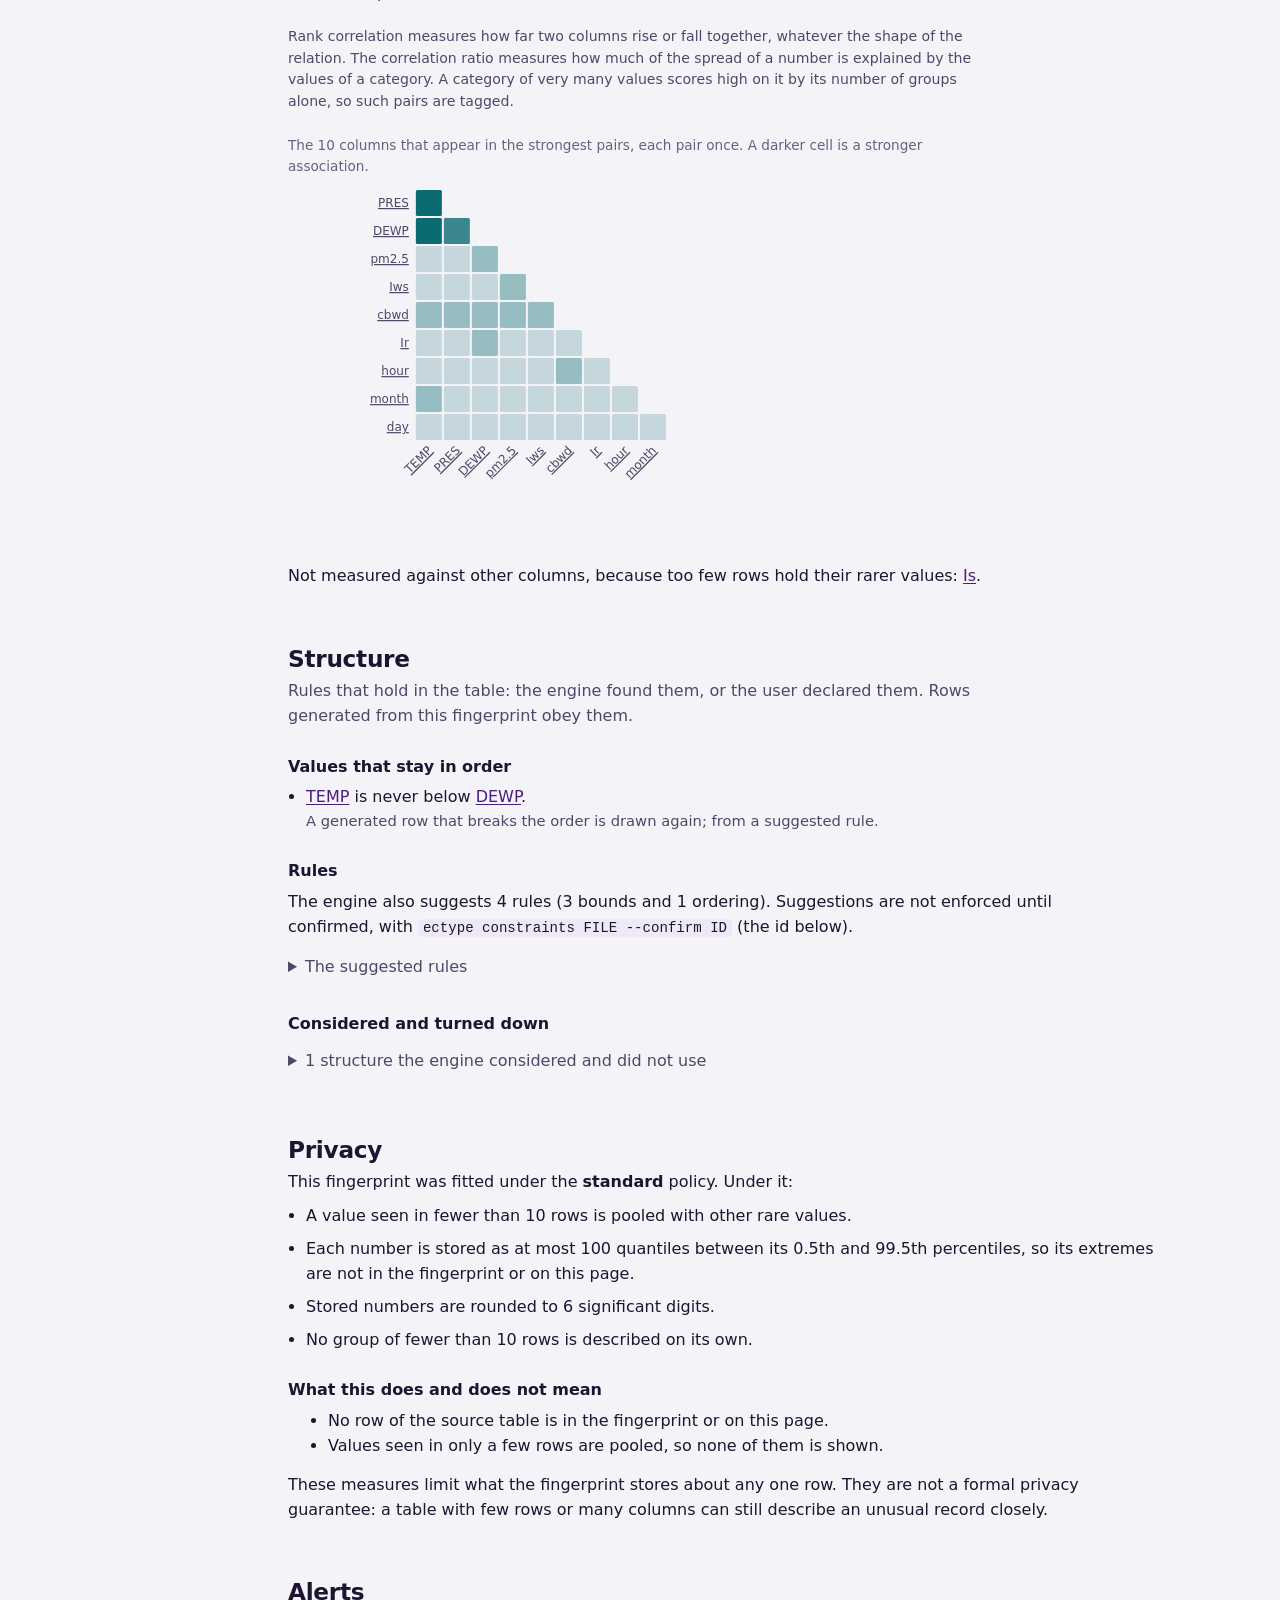
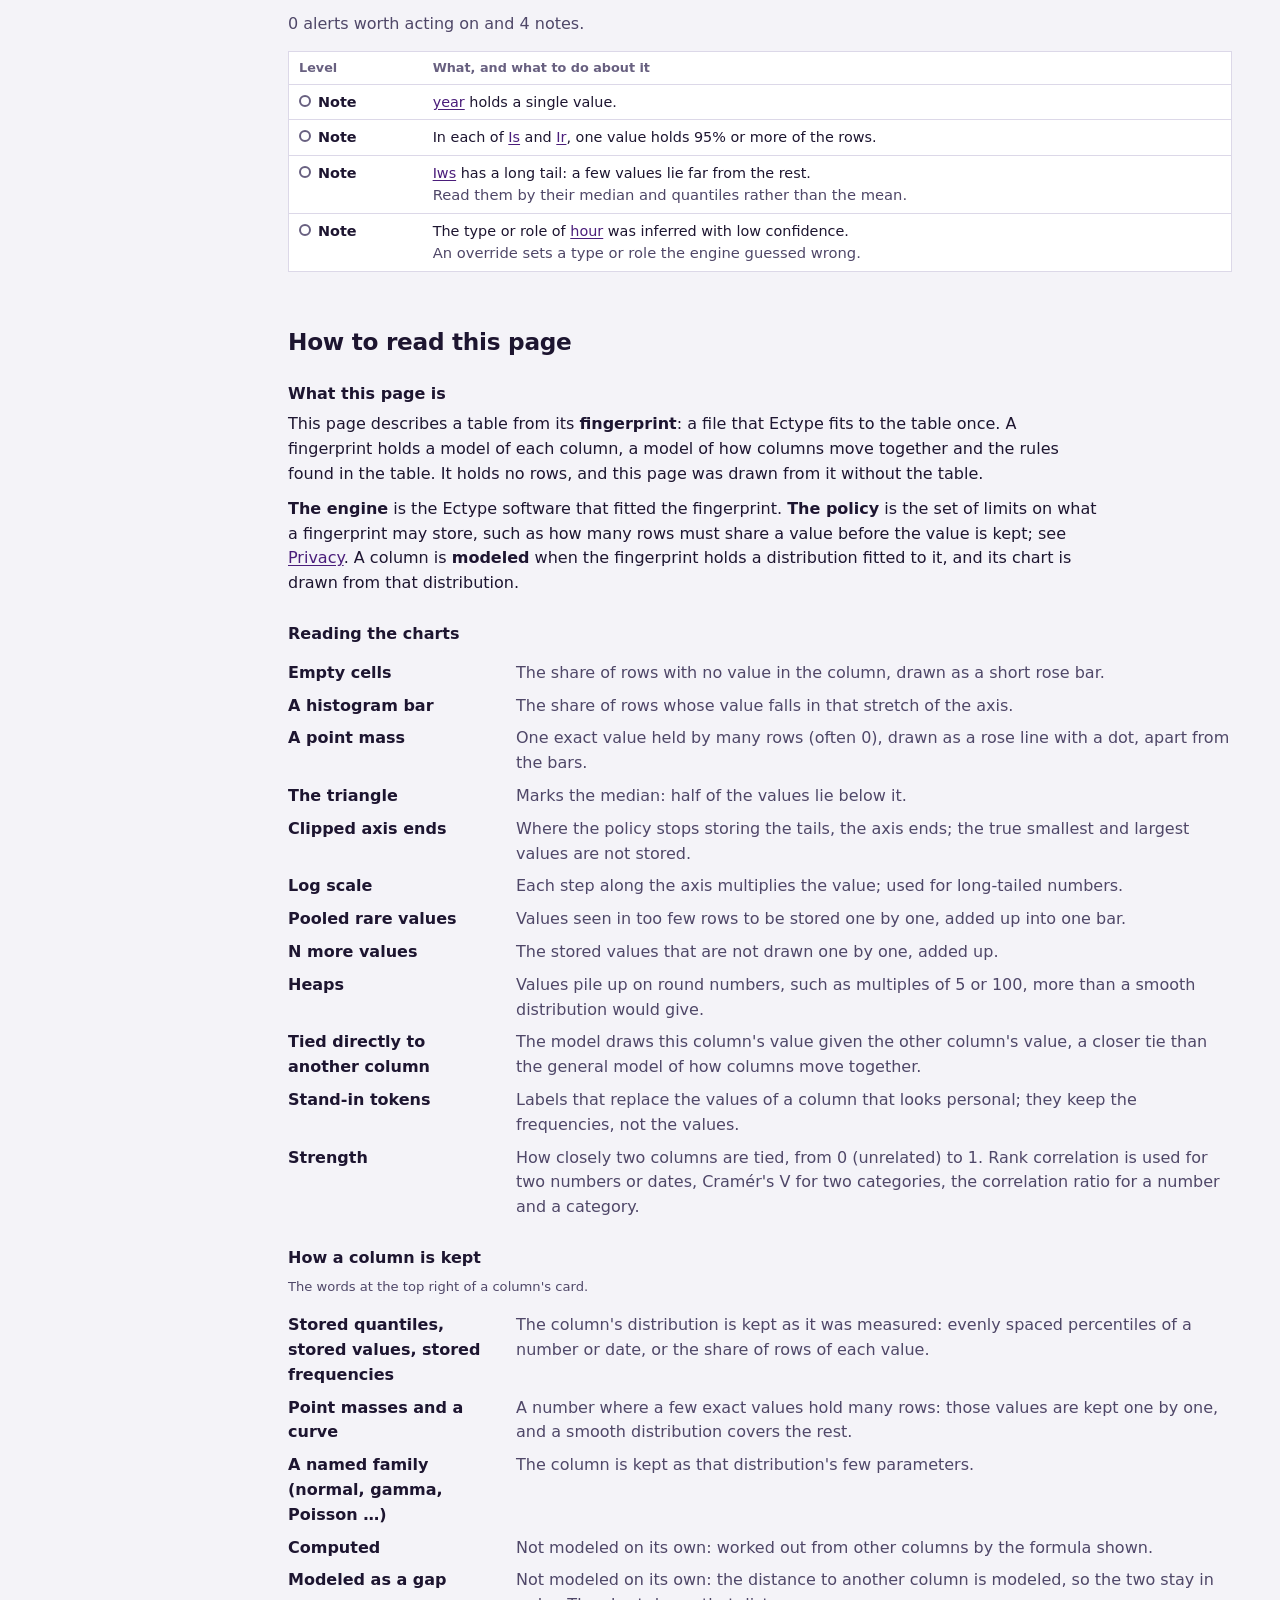
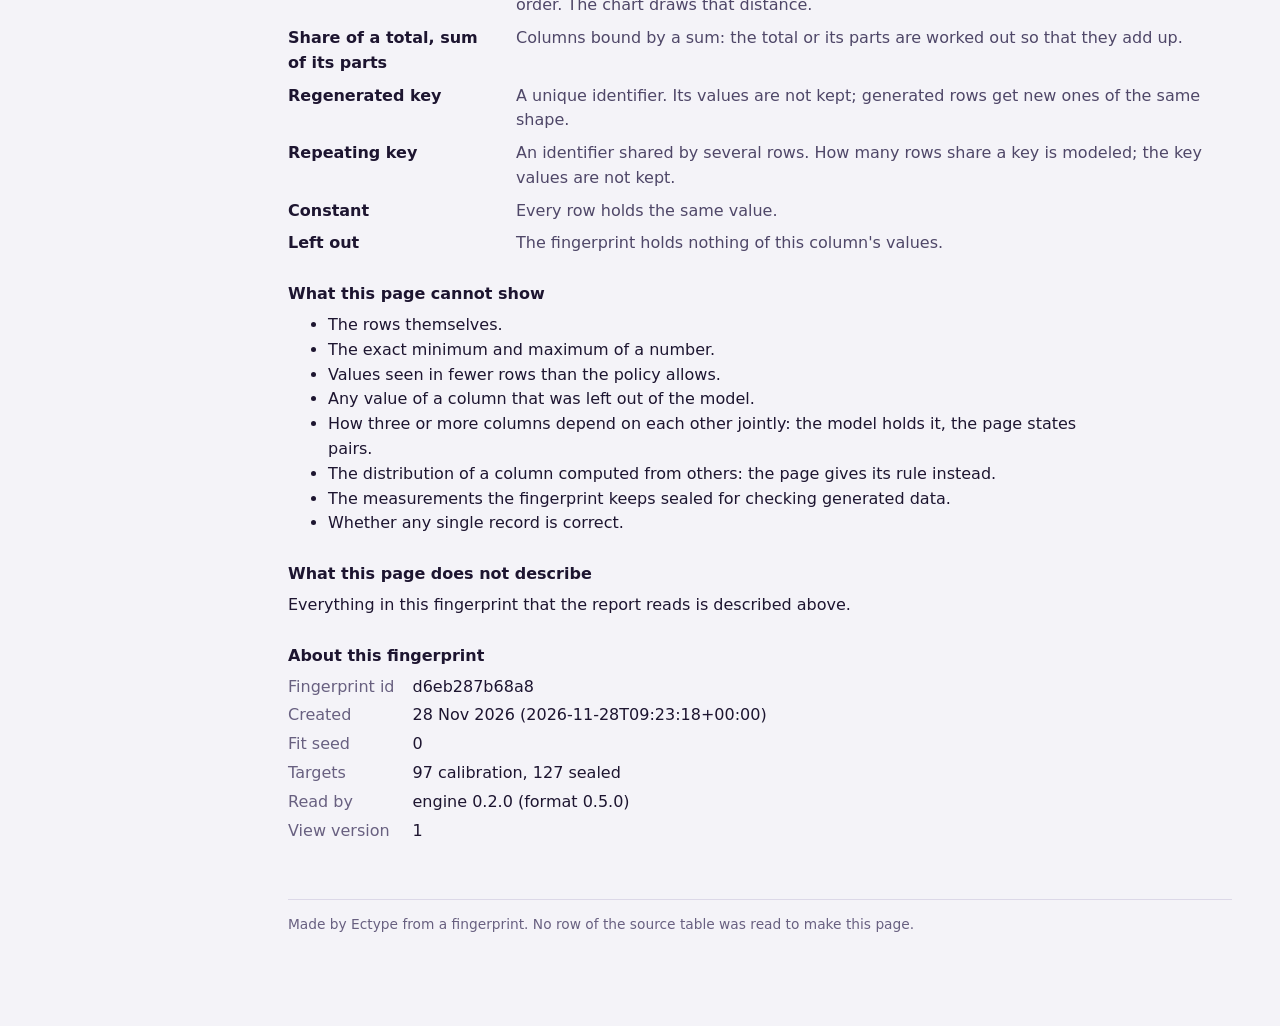
<file: example-report.html>
<!doctype html><html lang="en"><head><meta charset="utf-8">
<meta http-equiv="Content-Security-Policy" content="default-src 'none'; style-src 'unsafe-inline'; img-src data:; script-src 'sha256-XFiuDBKw+dSY0FCVgU4PC8EETVXqKDQVptgoi1UreqQ='; base-uri 'none'; form-action 'none'; object-src 'none'"><meta name="viewport" content="width=device-width,initial-scale=1"><meta name="color-scheme" content="light dark"><meta name="generator" content="Ectype profile report"><title>Beijing air quality, 2013: profile report</title><style>:root{--ground:#f4f3f8;--surface:#ffffff;--ink:#1d1530;--ink-2:#4f4768;--ink-3:#686080;--line:#dcd8e8;--track:#e9e6f1;--purple:#4a1d7a;--purple-ink:#4a1d7a;--purple-wash:#efe9f7;--teal:#0a6b70;--teal-ink:#0a6b70;--teal-wash:#e2f0f0;--rose:#b4235a;--rose-ink:#a31d50;--rose-wash:#fbe9f0;--sans:system-ui,-apple-system,"Segoe UI",Roboto,"Helvetica Neue",Arial,sans-serif;--mono:ui-monospace,"Cascadia Mono","SF Mono",Menlo,Consolas,monospace;color-scheme:light dark}
@media (prefers-color-scheme:dark){:root{--ground:#120e1c;--surface:#1b1629;--ink:#ece9f5;--ink-2:#bdb6d1;--ink-3:#9b93b3;--line:#342c4a;--track:#2a2340;--purple:#a18ae0;--purple-ink:#c5b5f2;--purple-wash:#272040;--teal:#35a6aa;--teal-ink:#63c7cb;--teal-wash:#15302f;--rose:#e2638f;--rose-ink:#f291b4;--rose-wash:#3a1826;}}
*{box-sizing:border-box}
[hidden]{display:none!important}
html{-webkit-text-size-adjust:100%;scroll-padding-top:16px}
body{margin:0;background:var(--ground);color:var(--ink);font:16px/1.55 var(--sans);overflow-wrap:anywhere}
a{color:var(--purple-ink);text-underline-offset:2px}
a:focus-visible,summary:focus-visible,input:focus-visible,.scroll:focus-visible{outline:2px solid var(--teal-ink);outline-offset:2px;border-radius:2px}
code{font:0.88em/1.4 var(--mono);background:var(--purple-wash);padding:1px 5px;border-radius:4px;overflow-wrap:anywhere}
b{font-weight:650}
p{margin:0 0 10px}
ul,ol{margin:0 0 14px}
.vh{position:absolute!important;width:1px;height:1px;margin:-1px;padding:0;overflow:hidden;clip:rect(0 0 0 0);clip-path:inset(50%);white-space:nowrap;border:0}
.skip{position:absolute;left:-999px;top:0;background:var(--surface);padding:8px 12px;z-index:5}
.skip:focus{left:8px;top:8px}
.shell{display:grid;grid-template-columns:200px minmax(0,1fr);gap:40px;max-width:1240px;margin:0 auto;padding:32px 28px 80px}
.rail{position:sticky;top:24px;align-self:start;font-size:.92rem}
.brand{margin:0 0 20px;font-weight:700;color:var(--purple-ink);letter-spacing:-.01em}
.brand span{display:block;font-weight:400;color:var(--ink-3)}
.rail ol{list-style:none;margin:0;padding:0;border-left:1px solid var(--line)}
.rail li a{display:flex;justify-content:space-between;gap:8px;padding:5px 0 5px 14px;margin-left:-1px;border-left:2px solid transparent;color:var(--ink-2);text-decoration:none}
.rail li a:hover{color:var(--ink);border-left-color:var(--purple)}
.rail li a span{color:var(--ink-3);font-variant-numeric:tabular-nums}
main{min-width:0}
section{margin:0 0 56px}
h1{font-size:2.25rem;line-height:1.12;letter-spacing:-.02em;margin:0 0 14px;font-weight:700}
h2{font-size:1.45rem;line-height:1.2;letter-spacing:-.012em;margin:0 0 6px;font-weight:700}
h2.minor{font-size:1.05rem;margin:30px 0 8px}
h3{font-size:1rem;line-height:1.3;margin:0;font-weight:650}
section>h3{margin:28px 0 8px}
.lede{font-size:1.12rem;line-height:1.55;max-width:68ch;margin:0 0 18px;color:var(--ink)}
.desc,.intro{max-width:70ch;margin:0 0 14px;color:var(--ink-2)}
.notice{max-width:76ch;margin:0 0 14px;padding:8px 12px;border-left:3px solid var(--teal);background:var(--teal-wash);border-radius:0 6px 6px 0}
.notice.serious{border-left-color:var(--rose);background:var(--rose-wash)}
.facts{display:flex;flex-wrap:wrap;gap:10px 34px;margin:8px 0 26px;padding:14px 0;border-top:1px solid var(--line);border-bottom:1px solid var(--line)}
.facts div{min-width:0}
.facts dt{font-size:.8rem;color:var(--ink-3)}
.facts dd{margin:0;font-weight:650;font-variant-numeric:tabular-nums}
.facts dd.mono{font:500 .9rem/1.6 var(--mono)}
figure{margin:0 0 18px}
figcaption{font-size:.85rem;color:var(--ink-3);max-width:78ch;margin-bottom:8px}
.act{list-style:none;margin:0 0 10px;padding:0;max-width:76ch}
.act li{position:relative;padding:7px 0 7px 22px;border-bottom:1px solid var(--line)}
.act li::before{content:"";position:absolute;left:3px;top:.95em;width:8px;height:8px;border-radius:50%;border:2px solid var(--ink-3)}
.act li.serious::before{background:var(--rose);border-color:var(--rose)}
.act .advice,table.alerts .advice{display:block;color:var(--ink-2);font-size:.92rem}
.lvl{font-weight:650;white-space:nowrap;margin-right:4px}
.serious .lvl,.lvl.serious{color:var(--rose-ink)}
td .lvl::before{content:"";display:inline-block;width:8px;height:8px;border-radius:50%;border:2px solid var(--ink-3);margin-right:7px;vertical-align:0}
td .lvl.serious::before{background:var(--rose);border-color:var(--rose)}
.filter{display:flex;flex-wrap:wrap;gap:8px 20px;align-items:center;margin:0 0 16px;font-size:.92rem}
.filter input[type=search]{font:inherit;padding:5px 9px;border:1px solid var(--ink-3);border-radius:6px;background:var(--surface);color:var(--ink);width:16rem;max-width:100%;margin-left:6px}
.filter input[type=checkbox]{accent-color:var(--purple);margin-right:6px}
.filter .count{margin:0;color:var(--ink-3)}
.grid{display:grid;grid-template-columns:repeat(auto-fill,minmax(min(290px,100%),1fr));gap:14px}
.col{background:var(--surface);border:1px solid var(--line);border-radius:10px;padding:14px 14px 12px;min-width:0;break-inside:avoid}
.col:target,tr:target{outline:2px solid var(--purple);outline-offset:-1px}
.col header{display:block;margin-bottom:8px}
.kind{margin:2px 0 0;font-size:.84rem;color:var(--ink-2);display:flex;justify-content:space-between;gap:10px}
.kind span:first-child{flex:none;max-width:60%;color:var(--ink-2);text-align:left}
.kind span{color:var(--ink-3);text-align:right;min-width:0}
.missline{margin:0 0 10px;font-size:.8rem;color:var(--ink-3);display:flex;align-items:center;gap:8px}
.missline.has{color:var(--ink-2)}
.miss{display:block;flex:none;width:64px;height:6px;border-radius:3px;background:var(--track);overflow:hidden}
.miss span{display:block;height:100%;background:var(--rose);border-radius:3px}
.stats{display:flex;flex-wrap:wrap;gap:4px 18px;margin:8px 0 0;font-size:.84rem}
.stats dt{color:var(--ink-3);font-size:.76rem}
.stats dd{margin:0;font-variant-numeric:tabular-nums}
.stats1{margin:6px 0 0;font-size:.82rem;color:var(--ink-2);font-variant-numeric:tabular-nums}
.nochart{margin:6px 0 0;font-size:.9rem;color:var(--ink-2)}
.small{margin:6px 0 0;font-size:.82rem;color:var(--ink-2)}
.small.intro{margin:-6px 0 14px;max-width:68ch}
.flagline{margin:6px 0 0;font-size:.82rem;color:var(--ink-2)}
.notes{margin:10px 0 0;padding:8px 0 0;border-top:1px solid var(--line);font-size:.82rem;color:var(--ink-2)}
.notes summary{cursor:pointer;color:var(--ink-3)}
.notes ul{margin:6px 0 0;padding-left:16px}
.notes li{margin:3px 0}
.col.compact{padding:10px 12px 9px}
.col.compact .missline{margin-bottom:6px}
details.more{margin:6px 0 14px}
details.more>summary{cursor:pointer;color:var(--ink-2);padding:6px 0}
.chart{display:block;width:100%;height:auto;overflow:visible}
.col .chart{max-width:460px}
.chart .axis{stroke:var(--line);stroke-width:1}
.chart .bar{fill:var(--purple)}
.chart .bar.rest{fill:var(--ink-3);opacity:.6}
.chart .bar.pooled{fill:var(--rose)}
.chart .atom line{stroke:var(--rose);stroke-width:2}
.chart .atom circle{fill:var(--rose);stroke:var(--surface);stroke-width:2}
.chart .median{fill:var(--ink)}
.chart text{font:12px var(--sans);fill:var(--ink-2)}
.chart text.tick{fill:var(--ink-3);font-variant-numeric:tabular-nums}
.chart text.val{font-variant-numeric:tabular-nums}
.chart text.rest,.chart text.pooled{font-style:italic}
.chart text.atom-lab{fill:var(--rose-ink)}
.chart text.lab{fill:var(--ink-2)}
.chart .second{fill:none;stroke:var(--teal);stroke-width:1.5;stroke-linejoin:round}
.chart .atom.second line{stroke:var(--teal)}
.chart .atom.second circle{fill:var(--surface);stroke:var(--teal);stroke-width:1.5}
.chart .median.second{fill:none;stroke:var(--teal);stroke-width:1.2}
.chart .cell{fill:var(--teal)}
.chart .cell.none{fill:none;stroke:var(--line)}
.chart a text{fill:var(--purple-ink);text-decoration:underline}
.chart.parts{max-width:420px;margin:6px 0}
.chart.parts .track{fill:var(--track)}
.chart .seg.a{fill:var(--teal)}
.chart .seg.b{fill:var(--teal);opacity:.55}
.chart.strip{height:58px}
.strip .track{fill:var(--track)}
.strip .on{fill:var(--purple)}
.strip .off{fill:var(--ink-3);opacity:.55}
.strip .flag{fill:var(--rose)}
.strip a:hover .track,.strip a:focus .track{fill:var(--purple-wash);stroke:var(--purple);stroke-width:1;vector-effect:non-scaling-stroke}
.mini{max-width:330px;margin:8px 0 4px}
.chart.weekdays{max-width:360px}
.chart.hours{max-width:420px}
.pairs{list-style:none;margin:0;padding:0;max-width:86ch}
.pairs li{display:grid;grid-template-columns:72px 38px minmax(0,1fr);gap:10px;align-items:center;padding:7px 0;border-bottom:1px solid var(--line)}
.meter{display:block;height:6px;border-radius:3px;background:var(--track);overflow:hidden}
.meter span{display:block;height:100%;background:var(--teal);border-radius:3px}
.num{font-variant-numeric:tabular-nums;color:var(--ink-2)}
.pairs .num{font-size:.9rem}
.tag{display:inline-block;margin-left:8px;padding:0 7px;border-radius:9px;font-size:.76rem;line-height:1.6;background:var(--teal-wash);color:var(--teal-ink);max-width:100%}
.tag.plain{background:var(--track);color:var(--ink-2)}
.with{color:var(--ink-2)}
.rules{padding-left:18px;max-width:86ch}
.eq{font-weight:600}.eq a{font-weight:600}
section>p,section>ul:not([class]),section>ol:not([class]){max-width:80ch}
.rules>li{margin:8px 0}
.rules .how{display:block;color:var(--ink-2);font-size:.92rem}
.plain{list-style:none;padding:0}
.scroll{overflow-x:auto;max-width:100%;margin:0 0 18px}
.scroll table.wide{min-width:640px}
table{border-collapse:collapse;width:auto;min-width:min(100%,30rem);font-size:.9rem;background:var(--surface);border:1px solid var(--line)}
th,td{text-align:left;vertical-align:top;padding:6px 10px;border-bottom:1px solid var(--line);overflow-wrap:break-word}
thead th{overflow-wrap:normal}
table.alerts tbody th,tbody th:first-child{overflow-wrap:anywhere}
table.cols,table.alerts{width:100%}
td.why{width:45%}
table.alerts tbody th{font-weight:400}
thead th{font-size:.8rem;font-weight:600;color:var(--ink-3)}
tbody th{font-weight:600}
table:not(.kf):not(.two) tbody th:first-child{min-width:10em}
td.num,th.num{text-align:right}td.num{white-space:nowrap}
table.cols td:last-child{color:var(--ink-2);min-width:16rem}
.matrixfig .scroll{max-width:600px}
.box{background:var(--surface);border:1px solid var(--line);border-radius:10px;padding:14px;margin:0 0 14px}
.defs{display:grid;grid-template-columns:13rem minmax(0,1fr);gap:8px 20px;max-width:64rem}
.defs dt{font-weight:650}
.defs dd{margin:0;color:var(--ink-2);max-width:72ch}
.explain{max-width:78ch;margin:14px 0 22px;font-size:.88rem;color:var(--ink-2)}
.about{display:grid;grid-template-columns:max-content minmax(0,1fr);gap:4px 18px;margin:0 0 14px}
.about dt{color:var(--ink-3)}
.about dd{margin:0}
footer{margin-top:40px;padding-top:14px;border-top:1px solid var(--line);font-size:.86rem;color:var(--ink-3)}
@media (max-width:860px){
.shell{grid-template-columns:minmax(0,1fr);gap:18px;padding:18px 16px 60px}
.rail{position:static}
.brand{margin-bottom:10px}.brand span{display:inline}
.rail ol{display:flex;flex-wrap:wrap;gap:2px 16px;border-left:0}
.rail li a{padding:3px 0;border-left:0;margin:0;text-decoration:underline}
h1{font-size:1.7rem}.lede{font-size:1.02rem}
.pairs li{grid-template-columns:48px 34px minmax(0,1fr)}
.about,.defs{grid-template-columns:minmax(0,1fr);gap:0}
.defs dd{margin-bottom:8px}
.about dd{margin-bottom:6px}
table.special:not(.kf):not(.two) tbody th:first-child{min-width:7.5em}
table.special td.why{width:52%}
}
@media print{
:root{--ground:#f4f3f8;--surface:#ffffff;--ink:#1d1530;--ink-2:#4f4768;--ink-3:#686080;--line:#dcd8e8;--track:#e9e6f1;--purple:#4a1d7a;--purple-ink:#4a1d7a;--purple-wash:#efe9f7;--teal:#0a6b70;--teal-ink:#0a6b70;--teal-wash:#e2f0f0;--rose:#b4235a;--rose-ink:#a31d50;--rose-wash:#fbe9f0;}
body{background:#fff}.shell{display:block;padding:0}
.rail,.skip,.filter{display:none!important}
.col,.box,figure,tr,.pairs li,.rules>li{break-inside:avoid}
section{break-inside:auto}h2,h3{break-after:avoid}
.col{border-color:#bbb}
.scroll{overflow:visible}
details::details-content{content-visibility:visible;display:contents}
}

.verdict{display:flex;gap:12px;align-items:flex-start;max-width:76ch;margin:0 0 16px;padding:12px 14px;border:1px solid var(--line);border-radius:8px;background:var(--surface);font-size:1.08rem}
.verdict .mark{flex:none;width:14px;height:14px;margin-top:.3em;border-radius:50%}
.verdict.v-drift{border-left:4px solid var(--rose)}
.verdict.v-drift .mark{background:var(--rose);border-radius:2px;transform:rotate(45deg)}
.verdict.v-none{border-left:4px solid var(--teal)}
.verdict.v-none .mark{border:3px solid var(--teal)}
.verdict.v-inconclusive{border-left:4px dashed var(--ink-3)}
.verdict.v-inconclusive .mark{border:3px dashed var(--ink-3)}
.legend{display:flex;flex-wrap:wrap;gap:2px 16px;margin:4px 0 0;font-size:.8rem;color:var(--ink-2)}
.legend span{display:inline-flex;align-items:center;gap:6px;min-width:0}
.sw{flex:none;display:inline-block;width:14px;height:9px;border-radius:2px}
.sw1{background:var(--purple)}
.sw2{background:var(--teal-wash);border:1.5px solid var(--teal)}
.chart .bar.second{fill:var(--teal-wash);stroke:var(--teal);stroke-width:1.25}
.chart .bar.second.rest,.chart .bar.second.pooled{opacity:1}
.chart text.v2{fill:var(--teal-ink)}
.dcol .chart .second{stroke-width:2}
.dcol .chart.hist rect.bar:not(.second){fill-opacity:.78}
.side{margin:8px 0 2px;font-size:.8rem;color:var(--ink-3)}
.howfar{margin:0 0 8px;font-size:.88rem;color:var(--ink-2)}
.changes{margin:8px 0 0;padding-left:18px;font-size:.84rem;color:var(--ink-2)}
.changes li{margin:2px 0}
.kfw{margin:10px 0 0}
table.kf{width:100%;min-width:0;font-size:.82rem;border:0;background:transparent}
table.kf th,table.kf td{padding:3px 6px 3px 0;border-bottom:1px solid var(--line)}
table.kf td{font-variant-numeric:tabular-nums}
table.kf thead th:nth-child(2){color:var(--purple-ink)}
table.kf thead th:nth-child(3){color:var(--teal-ink)}
table.kf tbody th{font-weight:400;color:var(--ink-3)}
table.two thead th:nth-child(2){color:var(--purple-ink)}
table.two thead th:nth-child(3){color:var(--teal-ink)}
table.two tbody th{font-weight:500;color:var(--ink-2)}
.decision{max-width:76ch;font-size:.92rem;color:var(--ink-2)}
.pairs .say b{font-weight:600}
</style></head><body><a class="skip" href="#main">Skip to the report</a><div class="shell"><nav class="rail" aria-label="Sections"><p class="brand">Ectype <span>profile report</span></p><ol><li><a href="#overview">Overview</a></li><li><a href="#columns">Columns <span>12</span></a></li><li><a href="#relationships">Relationships</a></li><li><a href="#structure">Structure</a></li><li><a href="#privacy">Privacy</a></li><li><a href="#alerts">Alerts <span>4</span></a></li><li><a href="#reading">How to read this page</a></li></ol></nav><main id="main"><section id="overview" aria-labelledby="overview-h"><h1 id="overview-h">Beijing air quality, 2013</h1><p class="lede">A table of 8,760 rows and 12 columns: 9 whole numbers, 2 decimal numbers and 1 category. The engine found 1 pair of columns kept in order. Fewer than 0.1% of all cells are empty. The strongest relationship is between TEMP and PRES (rank correlation 0.83).</p><p class="small intro">This page is drawn from the fingerprint of the table: a statistical summary fitted by Ectype (the engine) that holds no rows. <a href="#reading">How to read this page</a> explains the words and the marks.</p><dl class="facts"><div><dt>Rows</dt><dd>8,760</dd></div><div><dt>Columns</dt><dd>12</dd></div><div><dt>Policy</dt><dd>standard</dd></div><div><dt>Format</dt><dd>0.5.0</dd></div><div><dt>Engine</dt><dd>0.2.0</dd></div><div><dt>Fitted</dt><dd>28 Nov 2026</dd></div><div><dt>Fingerprint</dt><dd class="mono">d6eb287b68a8</dd></div></dl><figure class="stripfig"><figcaption>Every column, in table order. The filled height is the share of rows that hold a value; grey columns are not modeled; a dot marks a column with an alert worth acting on. Select one to jump to it.</figcaption><svg class="chart strip" viewBox="0 0 1000 54" preserveAspectRatio="none" role="img" aria-labelledby="strip-t strip-d"><title id="strip-t">Every column, in table order</title><desc id="strip-d">12 columns, 1 column with empty cells, 1 not modeled.</desc><a href="#col-0"><title>year: 0% empty, not modeled</title><rect class="track" x="0.5" y="2" width="82.33" height="40"/><rect class="off" x="0.5" y="2" width="82.33" height="40"/></a><a href="#col-1"><title>month: 0% empty</title><rect class="track" x="83.83" y="2" width="82.33" height="40"/><rect class="on" x="83.83" y="2" width="82.33" height="40"/></a><a href="#col-2"><title>day: 0% empty</title><rect class="track" x="167.17" y="2" width="82.33" height="40"/><rect class="on" x="167.17" y="2" width="82.33" height="40"/></a><a href="#col-3"><title>hour: 0% empty</title><rect class="track" x="250.5" y="2" width="82.33" height="40"/><rect class="on" x="250.5" y="2" width="82.33" height="40"/></a><a href="#col-4"><title>pm2.5: 0.9% empty</title><rect class="track" x="333.83" y="2" width="82.33" height="40"/><rect class="on" x="333.83" y="2.37" width="82.33" height="39.63"/></a><a href="#col-5"><title>DEWP: 0% empty</title><rect class="track" x="417.17" y="2" width="82.33" height="40"/><rect class="on" x="417.17" y="2" width="82.33" height="40"/></a><a href="#col-6"><title>TEMP: 0% empty</title><rect class="track" x="500.5" y="2" width="82.33" height="40"/><rect class="on" x="500.5" y="2" width="82.33" height="40"/></a><a href="#col-7"><title>PRES: 0% empty</title><rect class="track" x="583.83" y="2" width="82.33" height="40"/><rect class="on" x="583.83" y="2" width="82.33" height="40"/></a><a href="#col-8"><title>cbwd: 0% empty</title><rect class="track" x="667.17" y="2" width="82.33" height="40"/><rect class="on" x="667.17" y="2" width="82.33" height="40"/></a><a href="#col-9"><title>Iws: 0% empty</title><rect class="track" x="750.5" y="2" width="82.33" height="40"/><rect class="on" x="750.5" y="2" width="82.33" height="40"/></a><a href="#col-10"><title>Is: 0% empty</title><rect class="track" x="833.83" y="2" width="82.33" height="40"/><rect class="on" x="833.83" y="2" width="82.33" height="40"/></a><a href="#col-11"><title>Ir: 0% empty</title><rect class="track" x="917.17" y="2" width="82.33" height="40"/><rect class="on" x="917.17" y="2" width="82.33" height="40"/></a></svg></figure><h2 class="minor">Worth knowing first</h2><ul class="act"><li><span class="lvl">Note</span> <a href="#col-0">year</a> holds a single value.</li><li><span class="lvl">Note</span> In each of <a href="#col-10">Is</a> and <a href="#col-11">Ir</a>, one value holds 95% or more of the rows.</li><li><span class="lvl">Note</span> <a href="#col-9">Iws</a> has a long tail: a few values lie far from the rest. <span class="advice">Read them by their median and quantiles rather than the mean.</span></li><li><span class="lvl">Note</span> The type or role of <a href="#col-3">hour</a> was inferred with low confidence. <span class="advice">An override sets a type or role the engine guessed wrong.</span></li></ul></section><section id="columns" aria-labelledby="columns-h"><h2 id="columns-h">Columns</h2><p class="intro">Each chart is rebuilt from the model fitted to the column, not from its rows. Axes of numbers end where the policy clips the tails, at the 0.5th and 99.5th percentiles.</p><form class="filter" hidden aria-label="Filter columns"><label>Filter columns by name<input type="search" name="q" autocomplete="off" spellcheck="false"></label><label><input type="checkbox" name="flag">Only columns with alerts</label><p class="count" aria-live="polite"></p></form><div class="grid"><article class="col" id="col-0" data-name="year" data-flag="1"><header><h3>year</h3><p class="kind"><span>whole number</span><span>constant</span></p></header><p class="missline">No empty cells</p><p class="nochart">Always <b>2013</b>.</p><details class="notes"><summary>1 engine note</summary><ul><li>single distinct non-null value</li></ul></details></article><article class="col" id="col-1" data-name="month" data-flag="0"><header><h3>month</h3><p class="kind"><span>whole number</span><span>stored values</span></p></header><p class="missline">No empty cells</p><svg class="chart levels" viewBox="0 0 300 184" role="img" aria-labelledby="ch1-t ch1-d"><title id="ch1-t">month: values</title><desc id="ch1-d">1 8.5%, 3 8.5%, 4 8.2%, 5 8.5%, 7 8.5%, 7 other values 58%.</desc><g><title>1: 8.5%</title><text class="lab" x="0" y="14">1</text><rect class="bar" x="124" y="5" width="34.71" height="12" rx="2"/><text class="val" x="163.71" y="15">8.5%</text></g><g><title>3: 8.5%</title><text class="lab" x="0" y="34">3</text><rect class="bar" x="124" y="25" width="34.61" height="12" rx="2"/><text class="val" x="163.61" y="35">8.5%</text></g><g><title>4: 8.2%</title><text class="lab" x="0" y="54">4</text><rect class="bar" x="124" y="45" width="33.59" height="12" rx="2"/><text class="val" x="162.59" y="55">8.2%</text></g><g><title>5: 8.5%</title><text class="lab" x="0" y="74">5</text><rect class="bar" x="124" y="65" width="34.71" height="12" rx="2"/><text class="val" x="163.71" y="75">8.5%</text></g><g><title>7: 8.5%</title><text class="lab" x="0" y="94">7</text><rect class="bar" x="124" y="85" width="34.61" height="12" rx="2"/><text class="val" x="163.61" y="95">8.5%</text></g><g><title>8: 8.5%</title><text class="lab" x="0" y="114">8</text><rect class="bar" x="124" y="105" width="34.71" height="12" rx="2"/><text class="val" x="163.71" y="115">8.5%</text></g><g><title>10: 8.5%</title><text class="lab" x="0" y="134">10</text><rect class="bar" x="124" y="125" width="34.71" height="12" rx="2"/><text class="val" x="163.71" y="135">8.5%</text></g><g><title>12: 8.5%</title><text class="lab" x="0" y="154">12</text><rect class="bar" x="124" y="145" width="34.71" height="12" rx="2"/><text class="val" x="163.71" y="155">8.5%</text></g><g><title>4 more values: 32%</title><text class="lab rest" x="0" y="174">4 more values</text><rect class="bar rest" x="124" y="165" width="132" height="12" rx="2"/><text class="val" x="261" y="175">32%</text></g></svg><dl class="stats"><div><dt>Values</dt><dd>12</dd></div><div><dt>Most common</dt><dd>1 (8.5%)</dd></div></dl><details class="notes"><summary>1 engine note</summary><ul><li>few-level integer modeled as discrete; override logical_type to &#x27;categorical&#x27; if the codes are nominal</li></ul></details></article><article class="col" id="col-2" data-name="day" data-flag="0"><header><h3>day</h3><p class="kind"><span>whole number</span><span>stored values</span></p></header><p class="missline">No empty cells</p><svg class="chart hist" viewBox="0 0 300 96" role="img" aria-labelledby="ch2-t ch2-d"><title id="ch2-t">day: distribution</title><desc id="ch2-d">Median 16; middle half from 8 to 23; 5% below 2 and 5% above 29. The axis ends at the policy&#x27;s clip points.</desc><line class="axis" x1="6" x2="294" y1="70.5" y2="70.5"/><rect class="bar" x="6.75" y="6" width="5.7" height="64" rx="1.5"><title>1 to 1.75: 3.3%</title></rect><rect class="bar" x="13.95" y="6.48" width="5.7" height="63.52" rx="1.5"><title>1.75 to 2.5: 3.3%</title></rect><rect class="bar" x="21.15" y="6" width="5.7" height="64" rx="1.5"><title>2.5 to 3.25: 3.3%</title></rect><rect class="bar" x="35.55" y="6.48" width="5.7" height="63.52" rx="1.5"><title>4 to 4.75: 3.3%</title></rect><rect class="bar" x="42.75" y="6" width="5.7" height="64" rx="1.5"><title>4.75 to 5.5: 3.3%</title></rect><rect class="bar" x="49.95" y="6.48" width="5.7" height="63.52" rx="1.5"><title>5.5 to 6.25: 3.3%</title></rect><rect class="bar" x="64.35" y="6" width="5.7" height="64" rx="1.5"><title>7 to 7.75: 3.3%</title></rect><rect class="bar" x="71.55" y="6.48" width="5.7" height="63.52" rx="1.5"><title>7.75 to 8.5: 3.3%</title></rect><rect class="bar" x="78.75" y="6" width="5.7" height="64" rx="1.5"><title>8.5 to 9.25: 3.3%</title></rect><rect class="bar" x="93.15" y="6.48" width="5.7" height="63.52" rx="1.5"><title>10 to 10.8: 3.3%</title></rect><rect class="bar" x="100.35" y="6" width="5.7" height="64" rx="1.5"><title>10.8 to 11.5: 3.3%</title></rect><rect class="bar" x="107.55" y="6.48" width="5.7" height="63.52" rx="1.5"><title>11.5 to 12.2: 3.3%</title></rect><rect class="bar" x="121.95" y="6" width="5.7" height="64" rx="1.5"><title>13 to 13.8: 3.3%</title></rect><rect class="bar" x="129.15" y="6.48" width="5.7" height="63.52" rx="1.5"><title>13.8 to 14.5: 3.3%</title></rect><rect class="bar" x="136.35" y="6" width="5.7" height="64" rx="1.5"><title>14.5 to 15.2: 3.3%</title></rect><rect class="bar" x="150.75" y="6.48" width="5.7" height="63.52" rx="1.5"><title>16 to 16.8: 3.3%</title></rect><rect class="bar" x="157.95" y="6" width="5.7" height="64" rx="1.5"><title>16.8 to 17.5: 3.3%</title></rect><rect class="bar" x="165.15" y="6.48" width="5.7" height="63.52" rx="1.5"><title>17.5 to 18.2: 3.3%</title></rect><rect class="bar" x="179.55" y="6" width="5.7" height="64" rx="1.5"><title>19 to 19.8: 3.3%</title></rect><rect class="bar" x="186.75" y="6.48" width="5.7" height="63.52" rx="1.5"><title>19.8 to 20.5: 3.3%</title></rect><rect class="bar" x="193.95" y="6" width="5.7" height="64" rx="1.5"><title>20.5 to 21.2: 3.3%</title></rect><rect class="bar" x="208.35" y="6.48" width="5.7" height="63.52" rx="1.5"><title>22 to 22.8: 3.3%</title></rect><rect class="bar" x="215.55" y="6" width="5.7" height="64" rx="1.5"><title>22.8 to 23.5: 3.3%</title></rect><rect class="bar" x="222.75" y="6.48" width="5.7" height="63.52" rx="1.5"><title>23.5 to 24.2: 3.3%</title></rect><rect class="bar" x="237.15" y="6" width="5.7" height="64" rx="1.5"><title>25 to 25.8: 3.3%</title></rect><rect class="bar" x="244.35" y="6.48" width="5.7" height="63.52" rx="1.5"><title>25.8 to 26.5: 3.3%</title></rect><rect class="bar" x="251.55" y="6" width="5.7" height="64" rx="1.5"><title>26.5 to 27.2: 3.3%</title></rect><rect class="bar" x="265.95" y="6.48" width="5.7" height="63.52" rx="1.5"><title>28 to 28.8: 3.3%</title></rect><rect class="bar" x="273.15" y="11.33" width="5.7" height="58.67" rx="1.5"><title>28.8 to 29.5: 3.0%</title></rect><rect class="bar" x="280.35" y="11.82" width="5.7" height="58.18" rx="1.5"><title>29.5 to 30.2: 3.0%</title></rect><rect class="bar" x="287.55" y="32.67" width="5.7" height="37.33" rx="1.5"><title>30.2 to 31: 1.9%</title></rect><path class="median" d="M150 72l-3.5 6h7z"><title>median 16</title></path><text class="tick" x="6" y="92">1</text><text class="tick" x="294" y="92" text-anchor="end">31</text><text class="tick med" x="150" y="92" text-anchor="middle">median 16</text></svg><dl class="stats"><div><dt>Median</dt><dd>16</dd></div><div><dt>Middle half</dt><dd>8 to 23</dd></div><div><dt>Middle 90%</dt><dd>2 to 29</dd></div></dl></article><article class="col" id="col-3" data-name="hour" data-flag="1"><header><h3>hour</h3><p class="kind"><span>whole number</span><span>stored values</span></p></header><p class="missline">No empty cells</p><svg class="chart levels" viewBox="0 0 300 184" role="img" aria-labelledby="ch3-t ch3-d"><title id="ch3-t">hour: values</title><desc id="ch3-d">0 4.2%, 2 4.2%, 3 4.2%, 5 4.2%, 6 4.2%, 19 other values 79%.</desc><g><title>0: 4.2%</title><text class="lab" x="0" y="14">0</text><rect class="bar" x="124" y="5" width="8.27" height="12" rx="2"/><text class="val" x="137.27" y="15">4.2%</text></g><g><title>2: 4.2%</title><text class="lab" x="0" y="34">2</text><rect class="bar" x="124" y="25" width="8.27" height="12" rx="2"/><text class="val" x="137.27" y="35">4.2%</text></g><g><title>3: 4.2%</title><text class="lab" x="0" y="54">3</text><rect class="bar" x="124" y="45" width="8.27" height="12" rx="2"/><text class="val" x="137.27" y="55">4.2%</text></g><g><title>5: 4.2%</title><text class="lab" x="0" y="74">5</text><rect class="bar" x="124" y="65" width="8.27" height="12" rx="2"/><text class="val" x="137.27" y="75">4.2%</text></g><g><title>6: 4.2%</title><text class="lab" x="0" y="94">6</text><rect class="bar" x="124" y="85" width="8.27" height="12" rx="2"/><text class="val" x="137.27" y="95">4.2%</text></g><g><title>8: 4.2%</title><text class="lab" x="0" y="114">8</text><rect class="bar" x="124" y="105" width="8.27" height="12" rx="2"/><text class="val" x="137.27" y="115">4.2%</text></g><g><title>9: 4.2%</title><text class="lab" x="0" y="134">9</text><rect class="bar" x="124" y="125" width="8.27" height="12" rx="2"/><text class="val" x="137.27" y="135">4.2%</text></g><g><title>11: 4.2%</title><text class="lab" x="0" y="154">11</text><rect class="bar" x="124" y="145" width="8.27" height="12" rx="2"/><text class="val" x="137.27" y="155">4.2%</text></g><g><title>16 more values: 67%</title><text class="lab rest" x="0" y="174">16 more values</text><rect class="bar rest" x="124" y="165" width="132" height="12" rx="2"/><text class="val" x="261" y="175">67%</text></g></svg><dl class="stats"><div><dt>Values</dt><dd>24</dd></div><div><dt>Most common</dt><dd>0 (4.2%)</dd></div></dl><p class="small">Inferred with confidence 68%.</p><p class="flagline"><span class="lvl">Note</span> The type or role of hour was inferred with low confidence.</p></article><article class="col" id="col-4" data-name="pm2.5" data-flag="0"><header><h3>pm2.5</h3><p class="kind"><span>whole number</span><span>point masses and a curve</span></p></header><p class="missline has"><span class="miss"><span style="width:0.9%"></span></span>0.9% empty</p><svg class="chart hist" viewBox="0 0 300 96" role="img" aria-labelledby="ch4-t ch4-d"><title id="ch4-t">pm2.5: distribution</title><desc id="ch4-d">Median 72; middle half from 32 to 138; 5% below 10 and 5% above 306. The axis ends at the policy&#x27;s clip points.</desc><line class="axis" x1="6" x2="294" y1="70.5" y2="70.5"/><rect class="bar" x="6.75" y="6" width="5.7" height="64" rx="1.5"><title>1 to 19.1: 16%</title></rect><rect class="bar" x="13.95" y="19.04" width="5.7" height="50.96" rx="1.5"><title>19.1 to 37.1: 13%</title></rect><rect class="bar" x="21.15" y="24.91" width="5.7" height="45.09" rx="1.5"><title>37.1 to 55.2: 11%</title></rect><rect class="bar" x="28.35" y="26.9" width="5.7" height="43.1" rx="1.5"><title>55.2 to 73.3: 11%</title></rect><rect class="bar" x="35.55" y="36.26" width="5.7" height="33.74" rx="1.5"><title>73.3 to 91.4: 8.5%</title></rect><rect class="bar" x="42.75" y="43.23" width="5.7" height="26.77" rx="1.5"><title>91.4 to 109: 6.7%</title></rect><rect class="bar" x="49.95" y="46.11" width="5.7" height="23.89" rx="1.5"><title>109 to 128: 6.0%</title></rect><rect class="bar" x="57.15" y="51.09" width="5.7" height="18.91" rx="1.5"><title>128 to 146: 4.8%</title></rect><rect class="bar" x="64.35" y="54.27" width="5.7" height="15.73" rx="1.5"><title>146 to 164: 4.0%</title></rect><rect class="bar" x="71.55" y="57.16" width="5.7" height="12.84" rx="1.5"><title>164 to 182: 3.2%</title></rect><rect class="bar" x="78.75" y="60.35" width="5.7" height="9.65" rx="1.5"><title>182 to 200: 2.4%</title></rect><rect class="bar" x="85.95" y="61.64" width="5.7" height="8.36" rx="1.5"><title>200 to 218: 2.1%</title></rect><rect class="bar" x="93.15" y="63.63" width="5.7" height="6.37" rx="1.5"><title>218 to 236: 1.6%</title></rect><rect class="bar" x="100.35" y="64.13" width="5.7" height="5.87" rx="1.5"><title>236 to 254: 1.5%</title></rect><rect class="bar" x="107.55" y="65.12" width="5.7" height="4.88" rx="1.5"><title>254 to 272: 1.2%</title></rect><rect class="bar" x="114.75" y="65.22" width="5.7" height="4.78" rx="1.5"><title>272 to 290: 1.2%</title></rect><rect class="bar" x="121.95" y="66.22" width="5.7" height="3.78" rx="1.5"><title>290 to 308: 0.9%</title></rect><rect class="bar" x="129.15" y="66.81" width="5.7" height="3.19" rx="1.5"><title>308 to 326: 0.8%</title></rect><rect class="bar" x="136.35" y="67.01" width="5.7" height="2.99" rx="1.5"><title>326 to 344: 0.8%</title></rect><rect class="bar" x="143.55" y="67.81" width="5.7" height="2.19" rx="1.5"><title>344 to 362: 0.5%</title></rect><rect class="bar" x="150.75" y="68.01" width="5.7" height="1.99" rx="1.5"><title>362 to 381: 0.5%</title></rect><rect class="bar" x="157.95" y="68.31" width="5.7" height="1.69" rx="1.5"><title>381 to 399: 0.4%</title></rect><rect class="bar" x="165.15" y="68.31" width="5.7" height="1.69" rx="1.5"><title>399 to 417: 0.4%</title></rect><rect class="bar" x="172.35" y="68.61" width="5.7" height="1.39" rx="1.5"><title>417 to 435: 0.4%</title></rect><rect class="bar" x="179.55" y="69" width="5.7" height="1" rx="1.5"><title>435 to 453: 0.2%</title></rect><rect class="bar" x="186.75" y="69" width="5.7" height="1" rx="1.5"><title>453 to 471: 0.2%</title></rect><rect class="bar" x="193.95" y="69" width="5.7" height="1" rx="1.5"><title>471 to 489: 0.1%</title></rect><rect class="bar" x="201.15" y="69" width="5.7" height="1" rx="1.5"><title>489 to 507: 0.1%</title></rect><rect class="bar" x="208.35" y="69" width="5.7" height="1" rx="1.5"><title>507 to 525: &lt;0.1%</title></rect><rect class="bar" x="215.55" y="69" width="5.7" height="1" rx="1.5"><title>525 to 543: &lt;0.1%</title></rect><rect class="bar" x="222.75" y="69" width="5.7" height="1" rx="1.5"><title>543 to 561: &lt;0.1%</title></rect><rect class="bar" x="229.95" y="69" width="5.7" height="1" rx="1.5"><title>561 to 579: &lt;0.1%</title></rect><rect class="bar" x="237.15" y="69" width="5.7" height="1" rx="1.5"><title>579 to 597: &lt;0.1%</title></rect><rect class="bar" x="244.35" y="69" width="5.7" height="1" rx="1.5"><title>597 to 616: &lt;0.1%</title></rect><rect class="bar" x="251.55" y="69" width="5.7" height="1" rx="1.5"><title>616 to 634: &lt;0.1%</title></rect><rect class="bar" x="265.95" y="69" width="5.7" height="1" rx="1.5"><title>652 to 670: &lt;0.1%</title></rect><rect class="bar" x="287.55" y="69" width="5.7" height="1" rx="1.5"><title>706 to 724: &lt;0.1%</title></rect><path class="median" d="M34.28 72l-3.5 6h7z"><title>median 72</title></path><text class="tick" x="6" y="92">1</text><text class="tick" x="294" y="92" text-anchor="end">724</text><text class="tick med" x="50.3" y="92" text-anchor="middle">median 72</text></svg><dl class="stats"><div><dt>Median</dt><dd>72</dd></div><div><dt>Middle half</dt><dd>32 to 138</dd></div><div><dt>Middle 90%</dt><dd>10 to 306</dd></div></dl></article><article class="col" id="col-5" data-name="dewp" data-flag="0"><header><h3>DEWP</h3><p class="kind"><span>whole number</span><span>point masses and a curve</span></p></header><p class="missline">No empty cells</p><svg class="chart hist" viewBox="0 0 300 96" role="img" aria-labelledby="ch5-t ch5-d"><title id="ch5-t">DEWP: distribution</title><desc id="ch5-d">Median 0; middle half from -10 to 15; 5% below -21 and 5% above 22. The axis ends at the policy&#x27;s clip points.</desc><line class="axis" x1="6" x2="294" y1="70.5" y2="70.5"/><rect class="bar" x="6.75" y="69" width="5.7" height="1" rx="1.5"><title>-36 to -34.5: &lt;0.1%</title></rect><rect class="bar" x="13.95" y="69" width="5.7" height="1" rx="1.5"><title>-34.5 to -32.9: &lt;0.1%</title></rect><rect class="bar" x="21.15" y="69" width="5.7" height="1" rx="1.5"><title>-32.9 to -31.4: &lt;0.1%</title></rect><rect class="bar" x="28.35" y="67.88" width="5.7" height="2.12" rx="1.5"><title>-31.4 to -29.8: 0.2%</title></rect><rect class="bar" x="35.55" y="68.41" width="5.7" height="1.59" rx="1.5"><title>-29.8 to -28.2: 0.1%</title></rect><rect class="bar" x="42.75" y="61.27" width="5.7" height="8.73" rx="1.5"><title>-28.2 to -26.7: 0.8%</title></rect><rect class="bar" x="49.95" y="64.71" width="5.7" height="5.29" rx="1.5"><title>-26.7 to -25.1: 0.5%</title></rect><rect class="bar" x="57.15" y="59.16" width="5.7" height="10.84" rx="1.5"><title>-25.1 to -23.6: 1.0%</title></rect><rect class="bar" x="64.35" y="58.63" width="5.7" height="11.37" rx="1.5"><title>-23.6 to -22: 1.1%</title></rect><rect class="bar" x="71.55" y="46.46" width="5.7" height="23.54" rx="1.5"><title>-22 to -20.5: 2.2%</title></rect><rect class="bar" x="78.75" y="32.45" width="5.7" height="37.55" rx="1.5"><title>-20.5 to -18.9: 3.5%</title></rect><rect class="bar" x="85.95" y="49.11" width="5.7" height="20.89" rx="1.5"><title>-18.9 to -17.4: 2.0%</title></rect><rect class="bar" x="93.15" y="32.45" width="5.7" height="37.55" rx="1.5"><title>-17.4 to -15.8: 3.5%</title></rect><rect class="bar" x="100.35" y="50.17" width="5.7" height="19.83" rx="1.5"><title>-15.8 to -14.3: 1.9%</title></rect><rect class="bar" x="107.55" y="30.33" width="5.7" height="39.67" rx="1.5"><title>-14.3 to -12.8: 3.8%</title></rect><rect class="bar" x="114.75" y="49.11" width="5.7" height="20.89" rx="1.5"><title>-12.8 to -11.2: 2.0%</title></rect><rect class="bar" x="121.95" y="25.31" width="5.7" height="44.69" rx="1.5"><title>-11.2 to -9.65: 4.2%</title></rect><rect class="bar" x="129.15" y="50.17" width="5.7" height="19.83" rx="1.5"><title>-9.65 to -8.1: 1.9%</title></rect><rect class="bar" x="136.35" y="24.78" width="5.7" height="45.22" rx="1.5"><title>-8.1 to -6.55: 4.3%</title></rect><rect class="bar" x="143.55" y="42.76" width="5.7" height="27.24" rx="1.5"><title>-6.55 to -5: 2.6%</title></rect><rect class="bar" x="150.75" y="6" width="5.7" height="64" rx="1.5"><title>-5 to -3.45: 6.0%</title></rect><rect class="bar" x="157.95" y="23.72" width="5.7" height="46.28" rx="1.5"><title>-3.45 to -1.9: 4.4%</title></rect><rect class="bar" x="165.15" y="48.31" width="5.7" height="21.69" rx="1.5"><title>-1.9 to -0.35: 2.1%</title></rect><rect class="bar" x="172.35" y="31.65" width="5.7" height="38.35" rx="1.5"><title>-0.35 to 1.2: 3.6%</title></rect><rect class="bar" x="179.55" y="50.69" width="5.7" height="19.31" rx="1.5"><title>1.2 to 2.75: 1.8%</title></rect><rect class="bar" x="186.75" y="38" width="5.7" height="32" rx="1.5"><title>2.75 to 4.3: 3.0%</title></rect><rect class="bar" x="193.95" y="57.31" width="5.7" height="12.69" rx="1.5"><title>4.3 to 5.85: 1.2%</title></rect><rect class="bar" x="201.15" y="41.17" width="5.7" height="28.83" rx="1.5"><title>5.85 to 7.4: 2.7%</title></rect><rect class="bar" x="208.35" y="58.1" width="5.7" height="11.9" rx="1.5"><title>7.4 to 8.95: 1.1%</title></rect><rect class="bar" x="215.55" y="37.47" width="5.7" height="32.53" rx="1.5"><title>8.95 to 10.5: 3.1%</title></rect><rect class="bar" x="222.75" y="30.86" width="5.7" height="39.14" rx="1.5"><title>10.5 to 12.1: 3.7%</title></rect><rect class="bar" x="229.95" y="47.79" width="5.7" height="22.21" rx="1.5"><title>12.1 to 13.6: 2.1%</title></rect><rect class="bar" x="237.15" y="16.31" width="5.7" height="53.69" rx="1.5"><title>13.6 to 15.1: 5.1%</title></rect><rect class="bar" x="244.35" y="35.09" width="5.7" height="34.91" rx="1.5"><title>15.1 to 16.7: 3.3%</title></rect><rect class="bar" x="251.55" y="9.44" width="5.7" height="60.56" rx="1.5"><title>16.7 to 18.2: 5.7%</title></rect><rect class="bar" x="258.75" y="34.3" width="5.7" height="35.7" rx="1.5"><title>18.2 to 19.8: 3.4%</title></rect><rect class="bar" x="265.95" y="8.64" width="5.7" height="61.36" rx="1.5"><title>19.8 to 21.4: 5.8%</title></rect><rect class="bar" x="273.15" y="37.47" width="5.7" height="32.53" rx="1.5"><title>21.4 to 22.9: 3.1%</title></rect><rect class="bar" x="280.35" y="43.02" width="5.7" height="26.98" rx="1.5"><title>22.9 to 24.5: 2.5%</title></rect><rect class="bar" x="287.55" y="64.71" width="5.7" height="5.29" rx="1.5"><title>24.5 to 26: 0.5%</title></rect><path class="median" d="M173.23 72l-3.5 6h7z"><title>median 0</title></path><text class="tick" x="6" y="92">-36</text><text class="tick" x="294" y="92" text-anchor="end">26</text><text class="tick med" x="173.23" y="92" text-anchor="middle">median 0</text></svg><dl class="stats"><div><dt>Median</dt><dd>0</dd></div><div><dt>Middle half</dt><dd>-10 to 15</dd></div><div><dt>Middle 90%</dt><dd>-21 to 22</dd></div><div><dt>Heaps</dt><dd>on multiples of 10</dd></div></dl></article><article class="col" id="col-6" data-name="temp" data-flag="0"><header><h3>TEMP</h3><p class="kind"><span>whole number</span><span>stored values</span></p></header><p class="missline">No empty cells</p><svg class="chart hist" viewBox="0 0 300 96" role="img" aria-labelledby="ch6-t ch6-d"><title id="ch6-t">TEMP: distribution</title><desc id="ch6-d">Median 13; middle half from 2 to 23; 5% below -7 and 5% above 30. The axis ends at the policy&#x27;s clip points.</desc><line class="axis" x1="6" x2="294" y1="70.5" y2="70.5"/><rect class="bar" x="6.75" y="64.67" width="5.7" height="5.33" rx="1.5"><title>-14 to -12.7: 0.6%</title></rect><rect class="bar" x="13.95" y="66" width="5.7" height="4" rx="1.5"><title>-12.7 to -11.4: 0.4%</title></rect><rect class="bar" x="21.15" y="65.56" width="5.7" height="4.44" rx="1.5"><title>-11.4 to -10.2: 0.5%</title></rect><rect class="bar" x="28.35" y="56.22" width="5.7" height="13.78" rx="1.5"><title>-10.2 to -8.9: 1.6%</title></rect><rect class="bar" x="35.55" y="58.89" width="5.7" height="11.11" rx="1.5"><title>-8.9 to -7.62: 1.2%</title></rect><rect class="bar" x="42.75" y="60.67" width="5.7" height="9.33" rx="1.5"><title>-7.62 to -6.35: 1.1%</title></rect><rect class="bar" x="49.95" y="58.89" width="5.7" height="11.11" rx="1.5"><title>-6.35 to -5.08: 1.2%</title></rect><rect class="bar" x="57.15" y="33.33" width="5.7" height="36.67" rx="1.5"><title>-5.08 to -3.8: 4.1%</title></rect><rect class="bar" x="64.35" y="44.22" width="5.7" height="25.78" rx="1.5"><title>-3.8 to -2.53: 2.9%</title></rect><rect class="bar" x="71.55" y="47.78" width="5.7" height="22.22" rx="1.5"><title>-2.53 to -1.25: 2.5%</title></rect><rect class="bar" x="78.75" y="25.11" width="5.7" height="44.89" rx="1.5"><title>-1.25 to 0.025: 5.1%</title></rect><rect class="bar" x="85.95" y="48" width="5.7" height="22" rx="1.5"><title>0.025 to 1.3: 2.5%</title></rect><rect class="bar" x="93.15" y="50.22" width="5.7" height="19.78" rx="1.5"><title>1.3 to 2.57: 2.2%</title></rect><rect class="bar" x="100.35" y="47.78" width="5.7" height="22.22" rx="1.5"><title>2.57 to 3.85: 2.5%</title></rect><rect class="bar" x="107.55" y="28" width="5.7" height="42" rx="1.5"><title>3.85 to 5.12: 4.7%</title></rect><rect class="bar" x="114.75" y="48" width="5.7" height="22" rx="1.5"><title>5.12 to 6.4: 2.5%</title></rect><rect class="bar" x="121.95" y="49.11" width="5.7" height="20.89" rx="1.5"><title>6.4 to 7.67: 2.4%</title></rect><rect class="bar" x="129.15" y="48.44" width="5.7" height="21.56" rx="1.5"><title>7.67 to 8.95: 2.4%</title></rect><rect class="bar" x="136.35" y="31.78" width="5.7" height="38.22" rx="1.5"><title>8.95 to 10.2: 4.3%</title></rect><rect class="bar" x="143.55" y="52.22" width="5.7" height="17.78" rx="1.5"><title>10.2 to 11.5: 2.0%</title></rect><rect class="bar" x="150.75" y="54.22" width="5.7" height="15.78" rx="1.5"><title>11.5 to 12.8: 1.8%</title></rect><rect class="bar" x="157.95" y="33.78" width="5.7" height="36.22" rx="1.5"><title>12.8 to 14: 4.1%</title></rect><rect class="bar" x="165.15" y="50.67" width="5.7" height="19.33" rx="1.5"><title>14 to 15.3: 2.2%</title></rect><rect class="bar" x="172.35" y="53.11" width="5.7" height="16.89" rx="1.5"><title>15.3 to 16.6: 1.9%</title></rect><rect class="bar" x="179.55" y="49.56" width="5.7" height="20.44" rx="1.5"><title>16.6 to 17.9: 2.3%</title></rect><rect class="bar" x="186.75" y="20.89" width="5.7" height="49.11" rx="1.5"><title>17.9 to 19.1: 5.5%</title></rect><rect class="bar" x="193.95" y="42" width="5.7" height="28" rx="1.5"><title>19.1 to 20.4: 3.1%</title></rect><rect class="bar" x="201.15" y="39.56" width="5.7" height="30.44" rx="1.5"><title>20.4 to 21.7: 3.4%</title></rect><rect class="bar" x="208.35" y="41.56" width="5.7" height="28.44" rx="1.5"><title>21.7 to 23: 3.2%</title></rect><rect class="bar" x="215.55" y="6" width="5.7" height="64" rx="1.5"><title>23 to 24.2: 7.2%</title></rect><rect class="bar" x="222.75" y="39.78" width="5.7" height="30.22" rx="1.5"><title>24.2 to 25.5: 3.4%</title></rect><rect class="bar" x="229.95" y="46.44" width="5.7" height="23.56" rx="1.5"><title>25.5 to 26.8: 2.6%</title></rect><rect class="bar" x="237.15" y="29.78" width="5.7" height="40.22" rx="1.5"><title>26.8 to 28.1: 4.5%</title></rect><rect class="bar" x="244.35" y="54" width="5.7" height="16" rx="1.5"><title>28.1 to 29.3: 1.8%</title></rect><rect class="bar" x="251.55" y="55.78" width="5.7" height="14.22" rx="1.5"><title>29.3 to 30.6: 1.6%</title></rect><rect class="bar" x="258.75" y="57.56" width="5.7" height="12.44" rx="1.5"><title>30.6 to 31.9: 1.4%</title></rect><rect class="bar" x="265.95" y="53.33" width="5.7" height="16.67" rx="1.5"><title>31.9 to 33.2: 1.9%</title></rect><rect class="bar" x="273.15" y="64.89" width="5.7" height="5.11" rx="1.5"><title>33.2 to 34.4: 0.6%</title></rect><rect class="bar" x="280.35" y="66.22" width="5.7" height="3.78" rx="1.5"><title>34.4 to 35.7: 0.4%</title></rect><rect class="bar" x="287.55" y="67.11" width="5.7" height="2.89" rx="1.5"><title>35.7 to 37: 0.3%</title></rect><path class="median" d="M158.47 72l-3.5 6h7z"><title>median 13</title></path><text class="tick" x="6" y="92">-14</text><text class="tick" x="294" y="92" text-anchor="end">37</text><text class="tick med" x="158.47" y="92" text-anchor="middle">median 13</text></svg><dl class="stats"><div><dt>Median</dt><dd>13</dd></div><div><dt>Middle half</dt><dd>2 to 23</dd></div><div><dt>Middle 90%</dt><dd>-7 to 30</dd></div></dl><details class="notes"><summary>1 engine note</summary><ul><li>4 distinct value(s) held by fewer than 10 rows each (12 rows in all) are merged into the nearest kept value and are not generated; Profiler(policy=&quot;research&quot;) (CLI --policy research) keeps every value</li></ul></details></article><article class="col" id="col-7" data-name="pres" data-flag="0"><header><h3>PRES</h3><p class="kind"><span>decimal number</span><span>point masses and a curve</span></p></header><p class="missline">No empty cells</p><svg class="chart hist" viewBox="0 0 300 96" role="img" aria-labelledby="ch7-t ch7-d"><title id="ch7-t">PRES: distribution</title><desc id="ch7-d">Median 1,016; middle half from 1,007 to 1,024; 5% below 999 and 5% above 1,032. The axis ends at the policy&#x27;s clip points.</desc><line class="axis" x1="6" x2="294" y1="70.5" y2="70.5"/><rect class="bar" x="6.75" y="69" width="5.7" height="1" rx="1.5"><title>989 to 990.42: &lt;0.1%</title></rect><rect class="bar" x="13.95" y="69" width="5.7" height="1" rx="1.5"><title>990.42 to 991.85: &lt;0.1%</title></rect><rect class="bar" x="21.15" y="68.13" width="5.7" height="1.87" rx="1.5"><title>991.85 to 993.27: 0.2%</title></rect><rect class="bar" x="28.35" y="67.9" width="5.7" height="2.1" rx="1.5"><title>993.27 to 994.7: 0.2%</title></rect><rect class="bar" x="35.55" y="58.55" width="5.7" height="11.45" rx="1.5"><title>994.7 to 996.12: 1.2%</title></rect><rect class="bar" x="42.75" y="61.36" width="5.7" height="8.64" rx="1.5"><title>996.12 to 997.55: 0.9%</title></rect><rect class="bar" x="49.95" y="53.65" width="5.7" height="16.35" rx="1.5"><title>997.55 to 998.98: 1.8%</title></rect><rect class="bar" x="57.15" y="17.91" width="5.7" height="52.09" rx="1.5"><title>998.98 to 1,000.4: 5.6%</title></rect><rect class="bar" x="64.35" y="51.55" width="5.7" height="18.45" rx="1.5"><title>1,000.4 to 1,001.8: 2.0%</title></rect><rect class="bar" x="71.55" y="23.05" width="5.7" height="46.95" rx="1.5"><title>1,001.8 to 1,003.2: 5.0%</title></rect><rect class="bar" x="78.75" y="45.47" width="5.7" height="24.53" rx="1.5"><title>1,003.2 to 1,004.7: 2.6%</title></rect><rect class="bar" x="85.95" y="23.28" width="5.7" height="46.72" rx="1.5"><title>1,004.7 to 1,006.1: 5.0%</title></rect><rect class="bar" x="93.15" y="47.81" width="5.7" height="22.19" rx="1.5"><title>1,006.1 to 1,007.5: 2.4%</title></rect><rect class="bar" x="100.35" y="41.97" width="5.7" height="28.03" rx="1.5"><title>1,007.5 to 1,009: 3.0%</title></rect><rect class="bar" x="107.55" y="23.05" width="5.7" height="46.95" rx="1.5"><title>1,009 to 1,010.4: 5.0%</title></rect><rect class="bar" x="114.75" y="48.28" width="5.7" height="21.72" rx="1.5"><title>1,010.4 to 1,011.8: 2.3%</title></rect><rect class="bar" x="121.95" y="14.18" width="5.7" height="55.82" rx="1.5"><title>1,011.8 to 1,013.2: 6.0%</title></rect><rect class="bar" x="129.15" y="41.04" width="5.7" height="28.96" rx="1.5"><title>1,013.2 to 1,014.6: 3.1%</title></rect><rect class="bar" x="136.35" y="16.51" width="5.7" height="53.49" rx="1.5"><title>1,014.6 to 1,016.1: 5.7%</title></rect><rect class="bar" x="143.55" y="42.2" width="5.7" height="27.8" rx="1.5"><title>1,016.1 to 1,017.5: 3.0%</title></rect><rect class="bar" x="150.75" y="42.2" width="5.7" height="27.8" rx="1.5"><title>1,017.5 to 1,018.9: 3.0%</title></rect><rect class="bar" x="157.95" y="17.68" width="5.7" height="52.32" rx="1.5"><title>1,018.9 to 1,020.4: 5.6%</title></rect><rect class="bar" x="165.15" y="45.71" width="5.7" height="24.29" rx="1.5"><title>1,020.4 to 1,021.8: 2.6%</title></rect><rect class="bar" x="172.35" y="6" width="5.7" height="64" rx="1.5"><title>1,021.8 to 1,023.2: 6.9%</title></rect><rect class="bar" x="179.55" y="35.9" width="5.7" height="34.1" rx="1.5"><title>1,023.2 to 1,024.6: 3.6%</title></rect><rect class="bar" x="186.75" y="9.27" width="5.7" height="60.73" rx="1.5"><title>1,024.6 to 1,026: 6.5%</title></rect><rect class="bar" x="193.95" y="43.14" width="5.7" height="26.86" rx="1.5"><title>1,026 to 1,027.5: 2.9%</title></rect><rect class="bar" x="201.15" y="47.11" width="5.7" height="22.89" rx="1.5"><title>1,027.5 to 1,028.9: 2.5%</title></rect><rect class="bar" x="208.35" y="30.29" width="5.7" height="39.71" rx="1.5"><title>1,028.9 to 1,030.3: 4.2%</title></rect><rect class="bar" x="215.55" y="56.69" width="5.7" height="13.31" rx="1.5"><title>1,030.3 to 1,031.8: 1.4%</title></rect><rect class="bar" x="222.75" y="48.04" width="5.7" height="21.96" rx="1.5"><title>1,031.8 to 1,033.2: 2.4%</title></rect><rect class="bar" x="229.95" y="61.36" width="5.7" height="8.64" rx="1.5"><title>1,033.2 to 1,034.6: 0.9%</title></rect><rect class="bar" x="237.15" y="59.26" width="5.7" height="10.74" rx="1.5"><title>1,034.6 to 1,036: 1.1%</title></rect><rect class="bar" x="244.35" y="66.96" width="5.7" height="3.04" rx="1.5"><title>1,036 to 1,037.5: 0.3%</title></rect><rect class="bar" x="251.55" y="67.9" width="5.7" height="2.1" rx="1.5"><title>1,037.5 to 1,038.9: 0.2%</title></rect><rect class="bar" x="258.75" y="66.03" width="5.7" height="3.97" rx="1.5"><title>1,038.9 to 1,040.3: 0.4%</title></rect><rect class="bar" x="265.95" y="69" width="5.7" height="1" rx="1.5"><title>1,040.3 to 1,041.7: &lt;0.1%</title></rect><rect class="bar" x="273.15" y="69" width="5.7" height="1" rx="1.5"><title>1,041.7 to 1,043.2: &lt;0.1%</title></rect><rect class="bar" x="280.35" y="69" width="5.7" height="1" rx="1.5"><title>1,043.2 to 1,044.6: &lt;0.1%</title></rect><rect class="bar" x="287.55" y="68.6" width="5.7" height="1.4" rx="1.5"><title>1,044.6 to 1,046: 0.1%</title></rect><path class="median" d="M142.42 72l-3.5 6h7z"><title>median 1,016</title></path><text class="tick" x="6" y="92">989</text><text class="tick" x="294" y="92" text-anchor="end">1,046</text><text class="tick med" x="142.42" y="92" text-anchor="middle">median 1,016</text></svg><dl class="stats"><div><dt>Median</dt><dd>1,016</dd></div><div><dt>Middle half</dt><dd>1,007 to 1,024</dd></div><div><dt>Middle 90%</dt><dd>999 to 1,032</dd></div><div><dt>Heaps</dt><dd>on multiples of 1,000</dd></div></dl></article><article class="col" id="col-8" data-name="cbwd" data-flag="0"><header><h3>cbwd</h3><p class="kind"><span>category</span><span>stored frequencies</span></p></header><p class="missline">No empty cells</p><svg class="chart levels" viewBox="0 0 300 84" role="img" aria-labelledby="ch8-t ch8-d"><title id="ch8-t">cbwd: values</title><desc id="ch8-d">SE 35%, NW 31%, cv 22%, NE 12%.</desc><g><title>SE: 35%</title><text class="lab" x="0" y="14">SE</text><rect class="bar" x="124" y="5" width="132" height="12" rx="2"/><text class="val" x="261" y="15">35%</text></g><g><title>NW: 31%</title><text class="lab" x="0" y="34">NW</text><rect class="bar" x="124" y="25" width="116.84" height="12" rx="2"/><text class="val" x="245.84" y="35">31%</text></g><g><title>cv: 22%</title><text class="lab" x="0" y="54">cv</text><rect class="bar" x="124" y="45" width="82.99" height="12" rx="2"/><text class="val" x="211.99" y="55">22%</text></g><g><title>NE: 12%</title><text class="lab" x="0" y="74">NE</text><rect class="bar" x="124" y="65" width="45.44" height="12" rx="2"/><text class="val" x="174.44" y="75">12%</text></g></svg><dl class="stats"><div><dt>Values</dt><dd>4</dd></div><div><dt>Most common</dt><dd>SE (35%)</dd></div></dl></article><article class="col" id="col-9" data-name="iws" data-flag="1"><header><h3>Iws</h3><p class="kind"><span>decimal number</span><span>point masses and a curve</span></p></header><p class="missline">No empty cells</p><svg class="chart hist" viewBox="0 0 300 108" role="img" aria-labelledby="ch9-t ch9-d"><title id="ch9-t">Iws: distribution</title><desc id="ch9-d">Median 4.92; middle half from 1.79 to 19.2; 5% below 0.89 and 5% above 91.1. 15% of values are exactly 0.89, 12% exactly 1.79 and 4.9% exactly 3.13. Drawn on a log scale; the axis ends at the policy&#x27;s clip points.</desc><line class="axis" x1="6" x2="294" y1="82.5" y2="82.5"/><rect class="bar" x="6.75" y="76.79" width="5.7" height="5.21" rx="1.5"><title>0.45 to 0.538: 1.2%</title></rect><rect class="bar" x="21.15" y="81" width="5.7" height="1" rx="1.5"><title>0.643 to 0.769: &lt;0.1%</title></rect><rect class="bar" x="28.35" y="81" width="5.7" height="1" rx="1.5"><title>0.769 to 0.919: 0.2%</title></rect><rect class="bar" x="42.75" y="81" width="5.7" height="1" rx="1.5"><title>1.1 to 1.31: &lt;0.1%</title></rect><rect class="bar" x="49.95" y="79.13" width="5.7" height="2.87" rx="1.5"><title>1.31 to 1.57: 0.7%</title></rect><rect class="bar" x="64.35" y="80.51" width="5.7" height="1.49" rx="1.5"><title>1.88 to 2.25: 0.4%</title></rect><rect class="bar" x="71.55" y="69.24" width="5.7" height="12.76" rx="1.5"><title>2.25 to 2.68: 3.0%</title></rect><rect class="bar" x="78.75" y="81" width="5.7" height="1" rx="1.5"><title>2.68 to 3.21: &lt;0.1%</title></rect><rect class="bar" x="85.95" y="77.53" width="5.7" height="4.47" rx="1.5"><title>3.21 to 3.84: 1.1%</title></rect><rect class="bar" x="93.15" y="69.24" width="5.7" height="12.76" rx="1.5"><title>3.84 to 4.59: 3.0%</title></rect><rect class="bar" x="100.35" y="77.11" width="5.7" height="4.89" rx="1.5"><title>4.59 to 5.49: 1.1%</title></rect><rect class="bar" x="107.55" y="71.26" width="5.7" height="10.74" rx="1.5"><title>5.49 to 6.56: 2.5%</title></rect><rect class="bar" x="114.75" y="68.29" width="5.7" height="13.71" rx="1.5"><title>6.56 to 7.84: 3.2%</title></rect><rect class="bar" x="121.95" y="68.71" width="5.7" height="13.29" rx="1.5"><title>7.84 to 9.37: 3.1%</title></rect><rect class="bar" x="129.15" y="65.42" width="5.7" height="16.58" rx="1.5"><title>9.37 to 11.2: 3.9%</title></rect><rect class="bar" x="136.35" y="70.84" width="5.7" height="11.16" rx="1.5"><title>11.2 to 13.4: 2.6%</title></rect><rect class="bar" x="143.55" y="68.6" width="5.7" height="13.4" rx="1.5"><title>13.4 to 16: 3.1%</title></rect><rect class="bar" x="150.75" y="68.07" width="5.7" height="13.93" rx="1.5"><title>16 to 19.1: 3.3%</title></rect><rect class="bar" x="157.95" y="68.6" width="5.7" height="13.4" rx="1.5"><title>19.1 to 22.9: 3.1%</title></rect><rect class="bar" x="165.15" y="68.71" width="5.7" height="13.29" rx="1.5"><title>22.9 to 27.4: 3.1%</title></rect><rect class="bar" x="172.35" y="69.67" width="5.7" height="12.33" rx="1.5"><title>27.4 to 32.7: 2.9%</title></rect><rect class="bar" x="179.55" y="70.73" width="5.7" height="11.27" rx="1.5"><title>32.7 to 39.1: 2.6%</title></rect><rect class="bar" x="186.75" y="71.26" width="5.7" height="10.74" rx="1.5"><title>39.1 to 46.8: 2.5%</title></rect><rect class="bar" x="193.95" y="73.6" width="5.7" height="8.4" rx="1.5"><title>46.8 to 55.9: 2.0%</title></rect><rect class="bar" x="201.15" y="74.77" width="5.7" height="7.23" rx="1.5"><title>55.9 to 66.9: 1.7%</title></rect><rect class="bar" x="208.35" y="76.9" width="5.7" height="5.1" rx="1.5"><title>66.9 to 79.9: 1.2%</title></rect><rect class="bar" x="215.55" y="77.22" width="5.7" height="4.78" rx="1.5"><title>79.9 to 95.6: 1.1%</title></rect><rect class="bar" x="222.75" y="77.85" width="5.7" height="4.15" rx="1.5"><title>95.6 to 114: 1.0%</title></rect><rect class="bar" x="229.95" y="78.6" width="5.7" height="3.4" rx="1.5"><title>114 to 137: 0.8%</title></rect><rect class="bar" x="237.15" y="79.34" width="5.7" height="2.66" rx="1.5"><title>137 to 163: 0.6%</title></rect><rect class="bar" x="244.35" y="79.87" width="5.7" height="2.13" rx="1.5"><title>163 to 195: 0.5%</title></rect><rect class="bar" x="251.55" y="79.87" width="5.7" height="2.13" rx="1.5"><title>195 to 233: 0.5%</title></rect><rect class="bar" x="258.75" y="80.41" width="5.7" height="1.59" rx="1.5"><title>233 to 279: 0.4%</title></rect><rect class="bar" x="265.95" y="80.51" width="5.7" height="1.49" rx="1.5"><title>279 to 334: 0.4%</title></rect><rect class="bar" x="273.15" y="80.51" width="5.7" height="1.49" rx="1.5"><title>334 to 399: 0.4%</title></rect><rect class="bar" x="280.35" y="81" width="5.7" height="1" rx="1.5"><title>399 to 477: 0.2%</title></rect><rect class="bar" x="287.55" y="81" width="5.7" height="1" rx="1.5"><title>477 to 570: &lt;0.1%</title></rect><g class="atom"><title>exactly 0.89: 15%</title><line x1="33.49" x2="33.49" y1="82" y2="18"/><circle cx="33.49" cy="18" r="3.5"/></g><g class="atom"><title>exactly 1.79: 12%</title><line x1="61.66" x2="61.66" y1="82" y2="30.44"/><circle cx="61.66" cy="30.44" r="3.5"/></g><g class="atom"><title>exactly 3.13: 4.9%</title><line x1="84.19" x2="84.19" y1="82" y2="61.06"/><circle cx="84.19" cy="61.06" r="3.5"/></g><g class="atom"><title>exactly 1.78: 4.0%</title><line x1="61.43" x2="61.43" y1="82" y2="64.78"/><circle cx="61.43" cy="64.78" r="3.5"/></g><g class="atom"><title>exactly 4.92: 3.1%</title><line x1="102.42" x2="102.42" y1="82" y2="68.6"/><circle cx="102.42" cy="68.6" r="3.5"/></g><g class="atom"><title>exactly 3.58: 3.1%</title><line x1="89.6" x2="89.6" y1="82" y2="68.92"/><circle cx="89.6" cy="68.92" r="3.5"/></g><text class="lab atom-lab" x="29.49" y="12" text-anchor="start">exactly 0.89: 15%</text><path class="median" d="M102.42 84l-3.5 6h7z"><title>median 4.92</title></path><text class="tick" x="6" y="104">0.45</text><text class="tick" x="294" y="104" text-anchor="end">570</text><text class="tick" x="153.3" y="104" text-anchor="middle">log scale</text></svg><dl class="stats"><div><dt>Median</dt><dd>4.92</dd></div><div><dt>Middle half</dt><dd>1.79 to 19.2</dd></div><div><dt>Middle 90%</dt><dd>0.89 to 91.1</dd></div><div><dt>Exactly 0.89</dt><dd>15%</dd></div></dl><p class="flagline"><span class="lvl">Note</span> Iws has a long tail: a few values lie far from the rest.</p></article><article class="col" id="col-10" data-name="is" data-flag="1"><header><h3>Is</h3><p class="kind"><span>whole number</span><span>negative binomial</span></p></header><p class="missline">No empty cells</p><svg class="chart levels" viewBox="0 0 300 184" role="img" aria-labelledby="ch10-t ch10-d"><title id="ch10-t">Is: values</title><desc id="ch10-d">0 99%, 1 0.3%, 2 0.1%, 3 &lt;0.1%, 4 &lt;0.1%, 8 other values 0.2%.</desc><g><title>0: 99%</title><text class="lab" x="0" y="14">0</text><rect class="bar" x="124" y="5" width="132" height="12" rx="2"/><text class="val" x="261" y="15">99%</text></g><g><title>1: 0.3%</title><text class="lab" x="0" y="34">1</text><rect class="bar" x="124" y="25" width="1.5" height="12" rx="2"/><text class="val" x="130.5" y="35">0.3%</text></g><g><title>2: 0.1%</title><text class="lab" x="0" y="54">2</text><rect class="bar" x="124" y="45" width="1.5" height="12" rx="2"/><text class="val" x="130.5" y="55">0.1%</text></g><g><title>3: &lt;0.1%</title><text class="lab" x="0" y="74">3</text><rect class="bar" x="124" y="65" width="1.5" height="12" rx="2"/><text class="val" x="130.5" y="75">&lt;0.1%</text></g><g><title>4: &lt;0.1%</title><text class="lab" x="0" y="94">4</text><rect class="bar" x="124" y="85" width="1.5" height="12" rx="2"/><text class="val" x="130.5" y="95">&lt;0.1%</text></g><g><title>5: &lt;0.1%</title><text class="lab" x="0" y="114">5</text><rect class="bar" x="124" y="105" width="1.5" height="12" rx="2"/><text class="val" x="130.5" y="115">&lt;0.1%</text></g><g><title>6: &lt;0.1%</title><text class="lab" x="0" y="134">6</text><rect class="bar" x="124" y="125" width="1.5" height="12" rx="2"/><text class="val" x="130.5" y="135">&lt;0.1%</text></g><g><title>7: &lt;0.1%</title><text class="lab" x="0" y="154">7</text><rect class="bar" x="124" y="145" width="1.5" height="12" rx="2"/><text class="val" x="130.5" y="155">&lt;0.1%</text></g><g><title>5 more values: 0.1%</title><text class="lab rest" x="0" y="174">5 more values</text><rect class="bar rest" x="124" y="165" width="1.5" height="12" rx="2"/><text class="val" x="130.5" y="175">0.1%</text></g></svg><dl class="stats"><div><dt>Values</dt><dd>13</dd></div><div><dt>Most common</dt><dd>0 (99%)</dd></div></dl><p class="flagline"><span class="lvl">Note</span> In each of Is and Ir, one value holds 95% or more of the rows.</p><details class="notes"><summary>1 engine note</summary><ul><li>few-level integer modeled as discrete; override logical_type to &#x27;categorical&#x27; if the codes are nominal</li></ul></details></article><article class="col" id="col-11" data-name="ir" data-flag="1"><header><h3>Ir</h3><p class="kind"><span>whole number</span><span>stored values</span></p></header><p class="missline">No empty cells</p><svg class="chart levels" viewBox="0 0 300 184" role="img" aria-labelledby="ch11-t ch11-d"><title id="ch11-t">Ir: values</title><desc id="ch11-d">0 96%, 1 1.4%, 2 0.7%, 3 0.5%, 4 0.3%, 4 other values 1.1%.</desc><g><title>0: 96%</title><text class="lab" x="0" y="14">0</text><rect class="bar" x="124" y="5" width="132" height="12" rx="2"/><text class="val" x="261" y="15">96%</text></g><g><title>1: 1.4%</title><text class="lab" x="0" y="34">1</text><rect class="bar" x="124" y="25" width="1.89" height="12" rx="2"/><text class="val" x="130.89" y="35">1.4%</text></g><g><title>2: 0.7%</title><text class="lab" x="0" y="54">2</text><rect class="bar" x="124" y="45" width="1.5" height="12" rx="2"/><text class="val" x="130.5" y="55">0.7%</text></g><g><title>3: 0.5%</title><text class="lab" x="0" y="74">3</text><rect class="bar" x="124" y="65" width="1.5" height="12" rx="2"/><text class="val" x="130.5" y="75">0.5%</text></g><g><title>4: 0.3%</title><text class="lab" x="0" y="94">4</text><rect class="bar" x="124" y="85" width="1.5" height="12" rx="2"/><text class="val" x="130.5" y="95">0.3%</text></g><g><title>5: 0.2%</title><text class="lab" x="0" y="114">5</text><rect class="bar" x="124" y="105" width="1.5" height="12" rx="2"/><text class="val" x="130.5" y="115">0.2%</text></g><g><title>6: 0.2%</title><text class="lab" x="0" y="134">6</text><rect class="bar" x="124" y="125" width="1.5" height="12" rx="2"/><text class="val" x="130.5" y="135">0.2%</text></g><g><title>8: 0.6%</title><text class="lab" x="0" y="154">8</text><rect class="bar" x="124" y="145" width="1.5" height="12" rx="2"/><text class="val" x="130.5" y="155">0.6%</text></g><g><title>1 more value: 0.2%</title><text class="lab rest" x="0" y="174">1 more value</text><rect class="bar rest" x="124" y="165" width="1.5" height="12" rx="2"/><text class="val" x="130.5" y="175">0.2%</text></g></svg><dl class="stats"><div><dt>Values</dt><dd>9</dd></div><div><dt>Most common</dt><dd>0 (96%)</dd></div></dl><p class="flagline"><span class="lvl">Note</span> In each of Is and Ir, one value holds 95% or more of the rows.</p><details class="notes"><summary>1 engine note</summary><ul><li>17 distinct value(s) held by fewer than 10 rows each (39 rows in all) are merged into the nearest kept value and are not generated; Profiler(policy=&quot;research&quot;) (CLI --policy research) keeps every value</li></ul></details></article></div></section><section id="relationships" aria-labelledby="relationships-h"><h2 id="relationships-h">Relationships</h2><p class="intro">The engine measured 45 pairs of columns over 10 columns; the 40 strongest are stated below. Strength runs from 0 (unrelated) to 1 (one column fixes the other). The fingerprint&#x27;s model of how columns move together is a chain of copulas. Why this model: Effort=&quot;balanced&quot;, the default.</p><ol class="pairs"><li><span class="meter"><span style="width:83.2%"></span></span><span class="num">0.83</span><span class="say"><a href="#col-6">TEMP</a> and <a href="#col-7">PRES</a> move together, strongly (direction not recorded)</span></li><li><span class="meter"><span style="width:80.2%"></span></span><span class="num">0.80</span><span class="say"><a href="#col-5">DEWP</a> and <a href="#col-6">TEMP</a> rise together, strongly <span class="tag">kept in order</span></span></li><li><span class="meter"><span style="width:78.1%"></span></span><span class="num">0.78</span><span class="say"><a href="#col-7">PRES</a> falls as <a href="#col-5">DEWP</a> rises, strongly</span></li><li><span class="meter"><span style="width:36%"></span></span><span class="num">0.36</span><span class="say"><a href="#col-9">Iws</a> falls as <a href="#col-4">pm2.5</a> rises, weakly</span></li><li><span class="meter"><span style="width:35.4%"></span></span><span class="num">0.35</span><span class="say"><a href="#col-9">Iws</a> differs between the values of <a href="#col-8">cbwd</a>, weakly</span></li><li><span class="meter"><span style="width:32.8%"></span></span><span class="num">0.33</span><span class="say"><a href="#col-5">DEWP</a> differs between the values of <a href="#col-8">cbwd</a>, weakly</span></li><li><span class="meter"><span style="width:27.5%"></span></span><span class="num">0.28</span><span class="say"><a href="#col-6">TEMP</a> differs between the values of <a href="#col-8">cbwd</a>, weakly</span></li><li><span class="meter"><span style="width:24.9%"></span></span><span class="num">0.25</span><span class="say"><a href="#col-4">pm2.5</a> and <a href="#col-5">DEWP</a> rise together, weakly</span></li><li><span class="meter"><span style="width:24.6%"></span></span><span class="num">0.25</span><span class="say"><a href="#col-7">PRES</a> differs between the values of <a href="#col-8">cbwd</a>, weakly</span></li><li><span class="meter"><span style="width:22.9%"></span></span><span class="num">0.23</span><span class="say"><a href="#col-5">DEWP</a> and <a href="#col-11">Ir</a> move together, weakly (direction not recorded)</span></li><li><span class="meter"><span style="width:21.5%"></span></span><span class="num">0.21</span><span class="say"><a href="#col-3">hour</a> differs between the values of <a href="#col-8">cbwd</a>, weakly</span></li><li><span class="meter"><span style="width:21.4%"></span></span><span class="num">0.21</span><span class="say"><a href="#col-1">month</a> and <a href="#col-6">TEMP</a> rise together, weakly</span></li></ol><details class="more"><summary>28 more pairs</summary><ol class="pairs" start="13"><li><span class="meter"><span style="width:20.9%"></span></span><span class="num">0.21</span><span class="say"><a href="#col-4">pm2.5</a> differs between the values of <a href="#col-8">cbwd</a>, weakly</span></li><li><span class="meter"><span style="width:17.8%"></span></span><span class="num">0.18</span><span class="say"><a href="#col-5">DEWP</a> and <a href="#col-9">Iws</a> move together, weakly (direction not recorded)</span></li><li><span class="meter"><span style="width:15.3%"></span></span><span class="num">0.15</span><span class="say"><a href="#col-3">hour</a> and <a href="#col-6">TEMP</a> move together, weakly (direction not recorded)</span></li><li><span class="meter"><span style="width:15.3%"></span></span><span class="num">0.15</span><span class="say"><a href="#col-11">Ir</a> falls as <a href="#col-7">PRES</a> rises, weakly</span></li><li><span class="meter"><span style="width:15.2%"></span></span><span class="num">0.15</span><span class="say"><a href="#col-3">hour</a> and <a href="#col-9">Iws</a> move together, weakly (direction not recorded)</span></li><li><span class="meter"><span style="width:13.8%"></span></span><span class="num">0.14</span><span class="say"><a href="#col-4">pm2.5</a> falls as <a href="#col-1">month</a> rises, weakly</span></li><li><span class="meter"><span style="width:13.3%"></span></span><span class="num">0.13</span><span class="say"><a href="#col-1">month</a> differs between the values of <a href="#col-8">cbwd</a>, weakly</span></li><li><span class="meter"><span style="width:12.4%"></span></span><span class="num">0.12</span><span class="say"><a href="#col-6">TEMP</a> and <a href="#col-11">Ir</a> rise together, weakly</span></li><li><span class="meter"><span style="width:12.2%"></span></span><span class="num">0.12</span><span class="say"><a href="#col-1">month</a> and <a href="#col-5">DEWP</a> rise together, weakly</span></li><li><span class="meter"><span style="width:10.1%"></span></span><span class="num">0.10</span><span class="say"><a href="#col-6">TEMP</a> falls as <a href="#col-4">pm2.5</a> rises, weakly</span></li><li><span class="meter"><span style="width:5.2%"></span></span><span class="num">0.05</span><span class="say"><a href="#col-6">TEMP</a> and <a href="#col-9">Iws</a> are close to unrelated</span></li><li><span class="meter"><span style="width:5.2%"></span></span><span class="num">0.05</span><span class="say"><a href="#col-2">day</a> and <a href="#col-11">Ir</a> are close to unrelated</span></li><li><span class="meter"><span style="width:4.4%"></span></span><span class="num">0.04</span><span class="say"><a href="#col-2">day</a> and <a href="#col-9">Iws</a> are close to unrelated</span></li><li><span class="meter"><span style="width:4.3%"></span></span><span class="num">0.04</span><span class="say"><a href="#col-1">month</a> and <a href="#col-9">Iws</a> are close to unrelated</span></li><li><span class="meter"><span style="width:4.1%"></span></span><span class="num">0.04</span><span class="say"><a href="#col-2">day</a> and <a href="#col-4">pm2.5</a> are close to unrelated</span></li><li><span class="meter"><span style="width:4.1%"></span></span><span class="num">0.04</span><span class="say"><a href="#col-1">month</a> and <a href="#col-7">PRES</a> are close to unrelated</span></li><li><span class="meter"><span style="width:3.8%"></span></span><span class="num">0.04</span><span class="say"><a href="#col-4">pm2.5</a> and <a href="#col-7">PRES</a> are close to unrelated</span></li><li><span class="meter"><span style="width:3.7%"></span></span><span class="num">0.04</span><span class="say"><a href="#col-3">hour</a> and <a href="#col-7">PRES</a> are close to unrelated</span></li><li><span class="meter"><span style="width:3.6%"></span></span><span class="num">0.04</span><span class="say"><a href="#col-2">day</a> and <a href="#col-8">cbwd</a> are close to unrelated</span></li><li><span class="meter"><span style="width:3.4%"></span></span><span class="num">0.03</span><span class="say"><a href="#col-8">cbwd</a> and <a href="#col-11">Ir</a> are close to unrelated</span></li><li><span class="meter"><span style="width:2.9%"></span></span><span class="num">0.03</span><span class="say"><a href="#col-2">day</a> and <a href="#col-7">PRES</a> are close to unrelated</span></li><li><span class="meter"><span style="width:2.7%"></span></span><span class="num">0.03</span><span class="say"><a href="#col-3">hour</a> and <a href="#col-5">DEWP</a> are close to unrelated</span></li><li><span class="meter"><span style="width:2.5%"></span></span><span class="num">0.02</span><span class="say"><a href="#col-9">Iws</a> and <a href="#col-11">Ir</a> are close to unrelated</span></li><li><span class="meter"><span style="width:2.4%"></span></span><span class="num">0.02</span><span class="say"><a href="#col-1">month</a> and <a href="#col-11">Ir</a> are close to unrelated</span></li><li><span class="meter"><span style="width:1.4%"></span></span><span class="num">0.01</span><span class="say"><a href="#col-2">day</a> and <a href="#col-6">TEMP</a> are close to unrelated</span></li><li><span class="meter"><span style="width:1.2%"></span></span><span class="num">0.01</span><span class="say"><a href="#col-1">month</a> and <a href="#col-2">day</a> are close to unrelated</span></li><li><span class="meter"><span style="width:1%"></span></span><span class="num">0.01</span><span class="say"><a href="#col-3">hour</a> and <a href="#col-4">pm2.5</a> are close to unrelated</span></li><li><span class="meter"><span style="width:0.9%"></span></span><span class="num">0.01</span><span class="say"><a href="#col-4">pm2.5</a> and <a href="#col-11">Ir</a> are close to unrelated</span></li></ol></details><p class="explain">Rank correlation measures how far two columns rise or fall together, whatever the shape of the relation. The correlation ratio measures how much of the spread of a number is explained by the values of a category. A category of very many values scores high on it by its number of groups alone, so such pairs are tagged.</p><figure class="matrixfig"><figcaption>The 10 columns that appear in the strongest pairs, each pair once. A darker cell is a stronger association.</figcaption><div class="scroll" tabindex="0" role="region" aria-label="Matrix of association strengths"><div style="width:469px;min-width:469px;max-width:100%"><svg class="chart matrix" viewBox="0 0 468.8 361.1" role="img" aria-labelledby="matrix-t matrix-d"><title id="matrix-t">Association strengths</title><desc id="matrix-d">Association strengths of 10 columns, 45 pairs. The strongest is between PRES and TEMP (0.83).</desc><rect class="cell" x="127.8" y="5" width="26" height="26" rx="1.5" fill-opacity="1.0"><title>PRES and TEMP: 0.83</title></rect><rect class="cell" x="127.8" y="33" width="26" height="26" rx="1.5" fill-opacity="1.0"><title>DEWP and TEMP: 0.80</title></rect><rect class="cell" x="155.8" y="33" width="26" height="26" rx="1.5" fill-opacity="0.8"><title>DEWP and PRES: 0.78</title></rect><rect class="cell" x="127.8" y="61" width="26" height="26" rx="1.5" fill-opacity="0.2"><title>pm2.5 and TEMP: 0.10</title></rect><rect class="cell" x="155.8" y="61" width="26" height="26" rx="1.5" fill-opacity="0.2"><title>pm2.5 and PRES: 0.04</title></rect><rect class="cell" x="183.8" y="61" width="26" height="26" rx="1.5" fill-opacity="0.4"><title>pm2.5 and DEWP: 0.25</title></rect><rect class="cell" x="127.8" y="89" width="26" height="26" rx="1.5" fill-opacity="0.2"><title>Iws and TEMP: 0.05</title></rect><rect class="cell" x="155.8" y="89" width="26" height="26" rx="1.5" fill-opacity="0.2"><title>Iws and PRES: 0.00</title></rect><rect class="cell" x="183.8" y="89" width="26" height="26" rx="1.5" fill-opacity="0.2"><title>Iws and DEWP: 0.18</title></rect><rect class="cell" x="211.8" y="89" width="26" height="26" rx="1.5" fill-opacity="0.4"><title>Iws and pm2.5: 0.36</title></rect><rect class="cell" x="127.8" y="117" width="26" height="26" rx="1.5" fill-opacity="0.4"><title>cbwd and TEMP: 0.28</title></rect><rect class="cell" x="155.8" y="117" width="26" height="26" rx="1.5" fill-opacity="0.4"><title>cbwd and PRES: 0.25</title></rect><rect class="cell" x="183.8" y="117" width="26" height="26" rx="1.5" fill-opacity="0.4"><title>cbwd and DEWP: 0.33</title></rect><rect class="cell" x="211.8" y="117" width="26" height="26" rx="1.5" fill-opacity="0.4"><title>cbwd and pm2.5: 0.21</title></rect><rect class="cell" x="239.8" y="117" width="26" height="26" rx="1.5" fill-opacity="0.4"><title>cbwd and Iws: 0.35</title></rect><rect class="cell" x="127.8" y="145" width="26" height="26" rx="1.5" fill-opacity="0.2"><title>Ir and TEMP: 0.12</title></rect><rect class="cell" x="155.8" y="145" width="26" height="26" rx="1.5" fill-opacity="0.2"><title>Ir and PRES: 0.15</title></rect><rect class="cell" x="183.8" y="145" width="26" height="26" rx="1.5" fill-opacity="0.4"><title>Ir and DEWP: 0.23</title></rect><rect class="cell" x="211.8" y="145" width="26" height="26" rx="1.5" fill-opacity="0.2"><title>Ir and pm2.5: 0.01</title></rect><rect class="cell" x="239.8" y="145" width="26" height="26" rx="1.5" fill-opacity="0.2"><title>Ir and Iws: 0.02</title></rect><rect class="cell" x="267.8" y="145" width="26" height="26" rx="1.5" fill-opacity="0.2"><title>Ir and cbwd: 0.03</title></rect><rect class="cell" x="127.8" y="173" width="26" height="26" rx="1.5" fill-opacity="0.2"><title>hour and TEMP: 0.15</title></rect><rect class="cell" x="155.8" y="173" width="26" height="26" rx="1.5" fill-opacity="0.2"><title>hour and PRES: 0.04</title></rect><rect class="cell" x="183.8" y="173" width="26" height="26" rx="1.5" fill-opacity="0.2"><title>hour and DEWP: 0.03</title></rect><rect class="cell" x="211.8" y="173" width="26" height="26" rx="1.5" fill-opacity="0.2"><title>hour and pm2.5: 0.01</title></rect><rect class="cell" x="239.8" y="173" width="26" height="26" rx="1.5" fill-opacity="0.2"><title>hour and Iws: 0.15</title></rect><rect class="cell" x="267.8" y="173" width="26" height="26" rx="1.5" fill-opacity="0.4"><title>hour and cbwd: 0.21</title></rect><rect class="cell" x="295.8" y="173" width="26" height="26" rx="1.5" fill-opacity="0.2"><title>hour and Ir: 0.01</title></rect><rect class="cell" x="127.8" y="201" width="26" height="26" rx="1.5" fill-opacity="0.4"><title>month and TEMP: 0.21</title></rect><rect class="cell" x="155.8" y="201" width="26" height="26" rx="1.5" fill-opacity="0.2"><title>month and PRES: 0.04</title></rect><rect class="cell" x="183.8" y="201" width="26" height="26" rx="1.5" fill-opacity="0.2"><title>month and DEWP: 0.12</title></rect><rect class="cell" x="211.8" y="201" width="26" height="26" rx="1.5" fill-opacity="0.2"><title>month and pm2.5: 0.14</title></rect><rect class="cell" x="239.8" y="201" width="26" height="26" rx="1.5" fill-opacity="0.2"><title>month and Iws: 0.04</title></rect><rect class="cell" x="267.8" y="201" width="26" height="26" rx="1.5" fill-opacity="0.2"><title>month and cbwd: 0.13</title></rect><rect class="cell" x="295.8" y="201" width="26" height="26" rx="1.5" fill-opacity="0.2"><title>month and Ir: 0.02</title></rect><rect class="cell" x="323.8" y="201" width="26" height="26" rx="1.5" fill-opacity="0.2"><title>month and hour: 0.00</title></rect><rect class="cell" x="127.8" y="229" width="26" height="26" rx="1.5" fill-opacity="0.2"><title>day and TEMP: 0.01</title></rect><rect class="cell" x="155.8" y="229" width="26" height="26" rx="1.5" fill-opacity="0.2"><title>day and PRES: 0.03</title></rect><rect class="cell" x="183.8" y="229" width="26" height="26" rx="1.5" fill-opacity="0.2"><title>day and DEWP: 0.00</title></rect><rect class="cell" x="211.8" y="229" width="26" height="26" rx="1.5" fill-opacity="0.2"><title>day and pm2.5: 0.04</title></rect><rect class="cell" x="239.8" y="229" width="26" height="26" rx="1.5" fill-opacity="0.2"><title>day and Iws: 0.04</title></rect><rect class="cell" x="267.8" y="229" width="26" height="26" rx="1.5" fill-opacity="0.2"><title>day and cbwd: 0.04</title></rect><rect class="cell" x="295.8" y="229" width="26" height="26" rx="1.5" fill-opacity="0.2"><title>day and Ir: 0.05</title></rect><rect class="cell" x="323.8" y="229" width="26" height="26" rx="1.5" fill-opacity="0.2"><title>day and hour: 0.00</title></rect><rect class="cell" x="351.8" y="229" width="26" height="26" rx="1.5" fill-opacity="0.2"><title>day and month: 0.01</title></rect><a href="#col-7"><text class="lab" x="120.8" y="22" text-anchor="end"><title>PRES</title>PRES</text></a><a href="#col-5"><text class="lab" x="120.8" y="50" text-anchor="end"><title>DEWP</title>DEWP</text></a><a href="#col-4"><text class="lab" x="120.8" y="78" text-anchor="end"><title>pm2.5</title>pm2.5</text></a><a href="#col-9"><text class="lab" x="120.8" y="106" text-anchor="end"><title>Iws</title>Iws</text></a><a href="#col-8"><text class="lab" x="120.8" y="134" text-anchor="end"><title>cbwd</title>cbwd</text></a><a href="#col-11"><text class="lab" x="120.8" y="162" text-anchor="end"><title>Ir</title>Ir</text></a><a href="#col-3"><text class="lab" x="120.8" y="190" text-anchor="end"><title>hour</title>hour</text></a><a href="#col-1"><text class="lab" x="120.8" y="218" text-anchor="end"><title>month</title>month</text></a><a href="#col-2"><text class="lab" x="120.8" y="246" text-anchor="end"><title>day</title>day</text></a><a href="#col-6"><text class="lab" x="144.8" y="266" text-anchor="end" transform="rotate(-45 144.8 266)"><title>TEMP</title>TEMP</text></a><a href="#col-7"><text class="lab" x="172.8" y="266" text-anchor="end" transform="rotate(-45 172.8 266)"><title>PRES</title>PRES</text></a><a href="#col-5"><text class="lab" x="200.8" y="266" text-anchor="end" transform="rotate(-45 200.8 266)"><title>DEWP</title>DEWP</text></a><a href="#col-4"><text class="lab" x="228.8" y="266" text-anchor="end" transform="rotate(-45 228.8 266)"><title>pm2.5</title>pm2.5</text></a><a href="#col-9"><text class="lab" x="256.8" y="266" text-anchor="end" transform="rotate(-45 256.8 266)"><title>Iws</title>Iws</text></a><a href="#col-8"><text class="lab" x="284.8" y="266" text-anchor="end" transform="rotate(-45 284.8 266)"><title>cbwd</title>cbwd</text></a><a href="#col-11"><text class="lab" x="312.8" y="266" text-anchor="end" transform="rotate(-45 312.8 266)"><title>Ir</title>Ir</text></a><a href="#col-3"><text class="lab" x="340.8" y="266" text-anchor="end" transform="rotate(-45 340.8 266)"><title>hour</title>hour</text></a><a href="#col-1"><text class="lab" x="368.8" y="266" text-anchor="end" transform="rotate(-45 368.8 266)"><title>month</title>month</text></a></svg></div></div></figure><p>Not measured against other columns, because too few rows hold their rarer values: <a href="#col-10">Is</a>.</p></section><section id="structure" aria-labelledby="structure-h"><h2 id="structure-h">Structure</h2><p class="intro">Rules that hold in the table: the engine found them, or the user declared them. Rows generated from this fingerprint obey them.</p><h3>Values that stay in order</h3><ul class="rules"><li><a href="#col-6">TEMP</a> is never below <a href="#col-5">DEWP</a>.<span class="how">A generated row that breaks the order is drawn again; from a suggested rule.</span></li></ul><h3>Rules</h3><p>The engine also suggests 4 rules (3 bounds and 1 ordering). Suggestions are not enforced until confirmed, with <code>ectype constraints FILE --confirm ID</code> (the id below).</p><details class="more"><summary>The suggested rules</summary><div class="scroll" tabindex="0" role="region" aria-label="Suggested rules"><table class="wide"><caption class="vh">Suggested rules</caption><thead><tr><th scope="col">Id</th><th scope="col">Rule</th><th scope="col">Family</th><th scope="col">Confidence</th><th scope="col" class="num">Rows checked</th><th scope="col" class="num">Rows that break it</th></tr></thead><tbody><tr><td>dewp_le_temp</td><th scope="row"><code>DEWP &lt;= TEMP</code></th><td>ordering</td><td>high</td><td class="num">8,760</td><td class="num">0</td></tr><tr><td>day_ge_1</td><th scope="row"><code>day &gt;= 1</code></th><td>bound</td><td>high</td><td class="num">8,760</td><td class="num">0</td></tr><tr><td>hour_ge_0</td><th scope="row"><code>hour &gt;= 0</code></th><td>bound</td><td>high</td><td class="num">8,760</td><td class="num">0</td></tr><tr><td>month_ge_1</td><th scope="row"><code>month &gt;= 1</code></th><td>bound</td><td>high</td><td class="num">8,760</td><td class="num">0</td></tr></tbody></table></div></details><h3>Considered and turned down</h3><details class="more"><summary>1 structure the engine considered and did not use</summary><ul class="rules"><li>Ordering, <b>DEWP &lt;= `pm2.5`</b>: |Spearman| 0.249 &lt; 0.3: the ordering may be a coincidence of the marginals</li></ul></details></section><section id="privacy" aria-labelledby="privacy-h"><h2 id="privacy-h">Privacy</h2><p>This fingerprint was fitted under the <b>standard</b> policy. Under it:</p><ul class="rules"><li>A value seen in fewer than 10 rows is pooled with other rare values.</li><li>Each number is stored as at most 100 quantiles between its 0.5th and 99.5th percentiles, so its extremes are not in the fingerprint or on this page.</li><li>Stored numbers are rounded to 6 significant digits.</li><li>No group of fewer than 10 rows is described on its own.</li></ul><h3>What this does and does not mean</h3><ul><li>No row of the source table is in the fingerprint or on this page.</li><li>Values seen in only a few rows are pooled, so none of them is shown.</li></ul><p>These measures limit what the fingerprint stores about any one row. They are not a formal privacy guarantee: a table with few rows or many columns can still describe an unusual record closely.</p></section><section id="alerts" aria-labelledby="alerts-h"><h2 id="alerts-h">Alerts</h2><p class="intro">0 alerts worth acting on and 4 notes.</p><div class="scroll" tabindex="0" role="region" aria-label="All alerts"><table class="alerts"><caption class="vh">All alerts</caption><thead><tr><th scope="col">Level</th><th scope="col">What, and what to do about it</th></tr></thead><tbody><tr><td><span class="lvl">Note</span></td><th scope="row"><a href="#col-0">year</a> holds a single value.</th></tr><tr><td><span class="lvl">Note</span></td><th scope="row">In each of <a href="#col-10">Is</a> and <a href="#col-11">Ir</a>, one value holds 95% or more of the rows.</th></tr><tr><td><span class="lvl">Note</span></td><th scope="row"><a href="#col-9">Iws</a> has a long tail: a few values lie far from the rest.<span class="advice">Read them by their median and quantiles rather than the mean.</span></th></tr><tr><td><span class="lvl">Note</span></td><th scope="row">The type or role of <a href="#col-3">hour</a> was inferred with low confidence.<span class="advice">An override sets a type or role the engine guessed wrong.</span></th></tr></tbody></table></div></section><section id="reading" aria-labelledby="reading-h"><h2 id="reading-h">How to read this page</h2><h3>What this page is</h3><p>This page describes a table from its <b>fingerprint</b>: a file that Ectype fits to the table once. A fingerprint holds a model of each column, a model of how columns move together and the rules found in the table. It holds no rows, and this page was drawn from it without the table.</p><p><b>The engine</b> is the Ectype software that fitted the fingerprint. <b>The policy</b> is the set of limits on what a fingerprint may store, such as how many rows must share a value before the value is kept; see <a href="#privacy">Privacy</a>. A column is <b>modeled</b> when the fingerprint holds a distribution fitted to it, and its chart is drawn from that distribution.</p><h3>Reading the charts</h3><dl class="defs"><dt>Empty cells</dt><dd>The share of rows with no value in the column, drawn as a short rose bar.</dd><dt>A histogram bar</dt><dd>The share of rows whose value falls in that stretch of the axis.</dd><dt>A point mass</dt><dd>One exact value held by many rows (often 0), drawn as a rose line with a dot, apart from the bars.</dd><dt>The triangle</dt><dd>Marks the median: half of the values lie below it.</dd><dt>Clipped axis ends</dt><dd>Where the policy stops storing the tails, the axis ends; the true smallest and largest values are not stored.</dd><dt>Log scale</dt><dd>Each step along the axis multiplies the value; used for long-tailed numbers.</dd><dt>Pooled rare values</dt><dd>Values seen in too few rows to be stored one by one, added up into one bar.</dd><dt>N more values</dt><dd>The stored values that are not drawn one by one, added up.</dd><dt>Heaps</dt><dd>Values pile up on round numbers, such as multiples of 5 or 100, more than a smooth distribution would give.</dd><dt>Tied directly to another column</dt><dd>The model draws this column's value given the other column's value, a closer tie than the general model of how columns move together.</dd><dt>Stand-in tokens</dt><dd>Labels that replace the values of a column that looks personal; they keep the frequencies, not the values.</dd><dt>Strength</dt><dd>How closely two columns are tied, from 0 (unrelated) to 1. Rank correlation is used for two numbers or dates, Cramér's V for two categories, the correlation ratio for a number and a category.</dd></dl><h3>How a column is kept</h3><p class="small">The words at the top right of a column's card.</p><dl class="defs"><dt>Stored quantiles, stored values, stored frequencies</dt><dd>The column's distribution is kept as it was measured: evenly spaced percentiles of a number or date, or the share of rows of each value.</dd><dt>Point masses and a curve</dt><dd>A number where a few exact values hold many rows: those values are kept one by one, and a smooth distribution covers the rest.</dd><dt>A named family (normal, gamma, Poisson …)</dt><dd>The column is kept as that distribution's few parameters.</dd><dt>Computed</dt><dd>Not modeled on its own: worked out from other columns by the formula shown.</dd><dt>Modeled as a gap</dt><dd>Not modeled on its own: the distance to another column is modeled, so the two stay in order. The chart draws that distance.</dd><dt>Share of a total, sum of its parts</dt><dd>Columns bound by a sum: the total or its parts are worked out so that they add up.</dd><dt>Regenerated key</dt><dd>A unique identifier. Its values are not kept; generated rows get new ones of the same shape.</dd><dt>Repeating key</dt><dd>An identifier shared by several rows. How many rows share a key is modeled; the key values are not kept.</dd><dt>Constant</dt><dd>Every row holds the same value.</dd><dt>Left out</dt><dd>The fingerprint holds nothing of this column's values.</dd></dl><h3>What this page cannot show</h3><ul><li>The rows themselves.</li><li>The exact minimum and maximum of a number.</li><li>Values seen in fewer rows than the policy allows.</li><li>Any value of a column that was left out of the model.</li><li>How three or more columns depend on each other jointly: the model holds it, the page states pairs.</li><li>The distribution of a column computed from others: the page gives its rule instead.</li><li>The measurements the fingerprint keeps sealed for checking generated data.</li><li>Whether any single record is correct.</li></ul><h3>What this page does not describe</h3><p>Everything in this fingerprint that the report reads is described above.</p><h3>About this fingerprint</h3><dl class="about"><dt>Fingerprint id</dt><dd>d6eb287b68a8</dd><dt>Created</dt><dd>28 Nov 2026 (2026-11-28T09:23:18+00:00)</dd><dt>Fit seed</dt><dd>0</dd><dt>Targets</dt><dd>97 calibration, 127 sealed</dd><dt>Read by</dt><dd>engine 0.2.0 (format 0.5.0)</dd><dt>View version</dt><dd>1</dd></dl></section><footer><p>Made by Ectype from a fingerprint. No row of the source table was read to make this page.</p></footer></main></div><script>(function(){var d=document,f=d.querySelector('form.filter');if(f){var q=f.querySelector('input[type=search]'),c=f.querySelector('input[type=checkbox]'),o=f.querySelector('.count'),it=d.querySelectorAll('#columns [data-name]'),n=it.length;var u=function(){var t=q.value.trim().toLowerCase(),k=c.checked,s=0;for(var i=0;i<n;i++){var e=it[i],v=(!t||e.getAttribute('data-name').indexOf(t)>=0)&&(!k||e.getAttribute('data-flag')==='1');e.hidden=!v;if(v)s++}o.textContent='Showing '+s+' of '+n+(n===1?' column':' columns')};f.addEventListener('input',u);f.addEventListener('change',u);f.addEventListener('submit',function(e){e.preventDefault()});f.hidden=false;u()}var p=[];addEventListener('beforeprint',function(){d.querySelectorAll('details:not([open])').forEach(function(x){x.open=true;p.push(x)})});addEventListener('afterprint',function(){p.forEach(function(x){x.open=false});p=[]})})();</script></body></html>
</file>
<file: styles.css>
@font-face {
  font-family: "Archivo";
  src: url("fonts/archivo-var.woff2") format("woff2");
  font-weight: 100 900;
  font-stretch: 62% 125%;
  font-display: swap;
}

:root {
  /* Ridges: forensic ninhydrin on a cool blotter */
  --blotter: #f4f3f8;      /* page ground */
  --blotter-2: #e9e6f1;    /* recessed ground */
  --paper: #fcfbfe;        /* figure tiles */
  --ink: #1d1530;          /* body text */
  --ninhydrin: #4a1d7a;    /* the original; headlines; primary actions */
  --teal: #0a6b70;         /* the ectype; positive correlation */
  --rose-deep: #ab1a35;    /* negative correlation (same OKLab lightness as teal) */
  --graphite: #615d74;     /* independent columns; secondary text */
  --rose: #b4235a;         /* minutiae marks; focus ring; misses */
  --deep: #26103f;         /* quickstart ground */
  --deep-text: #ece6f7;
  --lilac: #cbb8f0;
  --rule: #d6d1e3;

  /* Bands. The die is the original (purple), the cast is its ectype (teal). */
  --die: #2a0e47;          /* hero, quickstart, footer */
  --die-soft: #d8ccef;     /* secondary text on the die */
  --cast: #063f43;         /* results band */
  --cast-soft: #c3e4df;    /* secondary text on the cast */
  --aqua: #8ee8dc;         /* the ectype, on dark grounds */
  --on-dark-focus: #ff8fb8;
  --edge: 56px;            /* height of the ridge edge where a band meets the page */

  /* Terminal and code: one ground inside the purple bands. */
  --term: #1d0934;
  --term-text: #f3eefc;
  --term-dim: #b9adcf;     /* output the eye can skip */
  --term-rose: #ff9ec4;    /* failures, report marks */
  --term-amber: #f0c987;   /* the one warning line */

  /* From facelift A: quiet table tokens. */
  --hair: #e2deeb;         /* table and list hairlines, lighter than --rule */
  --teal-wash: #e3efef;    /* the Ectype row in the table */

  --font: "Archivo", "Bahnschrift", "Segoe UI", system-ui, -apple-system, sans-serif;
  --code: ui-monospace, "Cascadia Mono", "SF Mono", Menlo, Consolas, monospace;
  --gutter: clamp(1rem, 4vw, 3.5rem);
  --max: 1320px;
  /* One twelve-column grid (from facelift A). Headings take columns 1–7, intros start at 8. */
  --cols: repeat(12, minmax(0, 1fr));
  --cg: clamp(1rem, 2.2vw, 2rem);
  --section: clamp(3.5rem, 7vw, 6rem);
  /* Full-bleed sections keep their content on the --max column with padding alone. */
  --px: max(var(--gutter), calc((100% - var(--max)) / 2 + var(--gutter)));
}

*, *::before, *::after { box-sizing: border-box; }
html { -webkit-text-size-adjust: 100%; scroll-behavior: smooth; }
@media (prefers-reduced-motion: reduce) { html { scroll-behavior: auto; } }
[hidden] { display: none !important; }

body {
  margin: 0;
  background: var(--blotter);
  color: var(--ink);
  font-family: var(--font);
  font-size: 1.0625rem;
  line-height: 1.58;
  font-stretch: 100%;
  font-variant-numeric: tabular-nums;
  overflow-x: hidden;
}

h1, h2, h3 { font-family: var(--font); color: var(--ink); margin: 0; text-wrap: balance; }
h2 { font-size: clamp(2rem, 4vw, 3.3rem); font-stretch: 122%; font-weight: 680; line-height: 1.02; letter-spacing: -0.02em; color: var(--ninhydrin); }
h3 { font-size: 1.125rem; font-stretch: 108%; font-weight: 640; line-height: 1.25; }
p { margin: 0 0 1em; max-width: 68ch; }
code { font-family: var(--code); font-size: 0.9em; }
p code, li code, dd code { background: var(--blotter-2); padding: 0.05em 0.3em; border-radius: 3px; }

a { color: var(--ninhydrin); text-decoration-thickness: 1px; text-underline-offset: 0.18em; }
a:hover { text-decoration-thickness: 2px; }
:focus-visible { outline: 3px solid var(--rose); outline-offset: 3px; border-radius: 2px; }

.skip { position: absolute; left: -999px; top: 0.5rem; background: var(--ink); color: #fff; padding: 0.5rem 0.8rem; z-index: 10; }
.skip:focus { left: 0.5rem; }
.sr-only { position: absolute !important; width: 1px; height: 1px; padding: 0; margin: -1px; overflow: hidden; clip: rect(0 0 0 0); white-space: nowrap; border: 0; }

/* Without JavaScript the live figures are replaced by static snapshots. */
html:not(.js) .live, html.data-failed .live { display: none !important; }
.snapshot { display: block; width: 100%; height: auto; margin: 0 0 1rem; }
.status { color: var(--rose); font-weight: 600; margin-bottom: 0.4rem; }

.fig-no { font-weight: 700; font-stretch: 112%; color: var(--ink); margin-right: 0.2em; }

/* Section heads: heading left, context right. Used by every section after the hero. */
.split-head {
  display: grid; grid-template-columns: var(--cols); column-gap: var(--cg); row-gap: 1rem;
  align-items: end; margin-bottom: clamp(2rem, 4vw, 3rem);
}
.split-head > h2 { grid-column: 1 / 8; max-width: 14em; }
.split-head > div { grid-column: 8 / 13; }
.split-head p { color: var(--ink); }
.split-head div > p:last-child { margin-bottom: 0; }

/* ---------- header ---------- */
.top {
  display: flex; align-items: center; justify-content: space-between; gap: 1rem;
  padding: 1.1rem var(--px); background: var(--die); color: #fff;
}
.top :focus-visible, .hero :focus-visible, .cast :focus-visible, .quick :focus-visible, .foot :focus-visible { outline-color: var(--on-dark-focus); }
.wordmark {
  display: inline-flex; align-items: center; gap: 0.5rem;
  font-stretch: 125%; font-weight: 700; font-size: 1.25rem;
  color: #fff; text-decoration: none; letter-spacing: -0.01em;
}
.wordmark svg { width: 28px; height: 28px; }
.top nav { display: flex; gap: clamp(0.8rem, 2vw, 1.8rem); flex-wrap: wrap; justify-content: flex-end; }
.top nav a { color: var(--die-soft); text-decoration: none; font-size: 0.95rem; font-weight: 500; padding: 0.6rem 0; }
.top nav a:hover { color: #fff; text-decoration: underline; }
.top nav .nav-gh { color: #fff; font-weight: 650; }
@media (max-width: 720px) { .top nav a:not(.nav-gh) { display: none; } }

/* ---------- 1. hero ---------- */
.hero {
  position: relative; color: #fff;
  background: var(--die) url("img/ridges/ground-real.svg") 75% 35% / auto 130% no-repeat;
}
.hero::after, .cast::after, .cast::before, .quick::before {
  content: ""; position: absolute; left: 0; right: 0; height: var(--edge); pointer-events: none;
  background: url("img/ridges/edge-die.svg") left top / auto var(--edge) repeat-x;
}
.hero::after { top: calc(100% - 3px); }
/* The headline runs across the whole die, one sentence per line on wide screens; under it the
   words sit on columns 1–5 and the prints on 6–12, so both prints stay in the first screen. */
.hero-inner {
  max-width: var(--max); margin: 0 auto; padding: clamp(1.75rem, 3.4vw, 3rem) var(--gutter) clamp(2.5rem, 5vw, 4rem);
  display: grid; grid-template-columns: var(--cols); column-gap: var(--cg); row-gap: clamp(1.75rem, 3vw, 2.75rem); align-items: start;
}
.hero h1 {
  grid-column: 1 / -1;
  font-size: clamp(2.4rem, 0.9rem + 4vw, 4.4rem);
  font-stretch: 125%; font-weight: 720; line-height: 0.94; letter-spacing: -0.03em;
  color: #fff;
}
.h1-line { display: block; }
.hero-side { grid-column: 1 / 6; padding-top: 0.2rem; }
.hero .plate { grid-column: 6 / 13; }
.lede { font-size: 1.125rem; margin-bottom: 1.25rem; }
.lede code { background: none; padding: 0; color: var(--aqua); font-weight: 600; }
.hero p { color: var(--die-soft); }
.hero .lede { color: #fff; }
.hero a { color: #fff; }
.hero .status { color: var(--on-dark-focus); }
.install { display: flex; flex-wrap: wrap; gap: 0.6rem; align-items: center; margin-bottom: 0.9rem; }
.proof { font-size: 0.98rem; margin: 0 0 0.6rem; max-width: 58ch; }
.fine { font-size: 0.9rem; margin: 0; }

.pip {
  display: inline-flex; align-items: center; gap: 0.75rem; min-height: 44px;
  font: inherit; cursor: pointer;
  background: var(--ninhydrin); color: #fff;
  border: 0; border-radius: 999px; padding: 0.55rem 0.7rem 0.55rem 1.1rem;
}
.pip code { font-size: 0.98rem; background: none; padding: 0; }
.pip-note { font-size: 0.8rem; font-weight: 600; background: rgba(255,255,255,0.16); padding: 0.15rem 0.55rem; border-radius: 999px; }
.pip:hover .pip-note { background: rgba(255,255,255,0.28); }
.pip.copied .pip-note { background: #fff; color: var(--ninhydrin); }
.hero .pip { background: #fff; color: var(--die); }
.hero .pip-note { background: rgba(42,14,71,0.12); }
.hero .pip:hover .pip-note { background: rgba(42,14,71,0.2); }
.hero .pip.copied .pip-note { background: var(--die); color: #fff; }

.btn {
  display: inline-flex; align-items: center; min-height: 44px;
  padding: 0.55rem 1rem; border-radius: 999px;
  border: 1.5px solid var(--ninhydrin); color: var(--ninhydrin);
  text-decoration: none; font-weight: 600; font-size: 0.98rem;
}
.btn:hover { background: var(--ninhydrin); color: #fff; }
.hero .btn { border-color: rgba(255,255,255,0.7); color: #fff; }
.hero .btn:hover { background: #fff; color: var(--die); }

/* Fig. 1: the point clouds. The stage is a fixed-ratio paper tile; the poster image fills it
   at once, and the live canvas (js/cloud.js) is laid over it, so nothing moves when it starts. */
.plate { margin: 0; display: grid; grid-template-columns: minmax(0, 1fr); gap: 1rem; align-items: start; }
.cloud-stage {
  position: relative; aspect-ratio: 16 / 10; overflow: hidden;
  background: var(--paper); border-radius: 4px;
}
.cloud-poster, .cloud-canvas, .cloud-ridges { position: absolute; inset: 0; display: block; width: 100%; height: 100%; }
/* The ridge layer lies over the points; drags and focus go through to the WebGL canvas below. */
.cloud-ridges { pointer-events: none; opacity: 0; transition: opacity 450ms ease; }
.cloud.is-live .cloud-ridges { opacity: 1; }
.cloud-poster { object-fit: contain; transition: opacity 450ms ease, visibility 0s linear 450ms; }
.cloud-canvas { opacity: 0; transition: opacity 450ms ease; cursor: grab; touch-action: pan-y; }
.cloud-canvas:focus-visible { outline: 3px solid var(--rose); outline-offset: -4px; border-radius: 4px; }
.cloud.is-dragging .cloud-canvas { cursor: grabbing; }
.cloud.is-live .cloud-canvas { opacity: 1; }
.cloud.is-live .cloud-poster { opacity: 0; visibility: hidden; }
.cloud.is-static .live { display: none !important; }

/* Inside the tile: the beat's words (during the loop) and then the legend share the bottom edge;
   the view switch and replay sit top right. All above the canvas. */
.cloud-beat, .cloud-legend, .cloud-controls { position: absolute; z-index: 1; margin: 0; }
.cloud-beat {
  left: clamp(0.75rem, 2vw, 1.25rem); bottom: clamp(0.5rem, 1.4vw, 0.9rem);
  font-weight: 650; font-stretch: 108%; font-size: 0.95rem; color: var(--ninhydrin) !important;
  pointer-events: none;
}
.cloud-beat[data-tone="ect"] { color: var(--teal) !important; }
.cloud-beat:empty { display: none; }

/* Which cloud is which: under each cloud side by side, together when overlaid. */
.cloud-legend {
  left: 0; right: 0; bottom: clamp(0.5rem, 1.4vw, 0.9rem); max-width: none;
  display: grid; grid-template-columns: 1fr 1fr; pointer-events: none;
  font-size: 0.92rem; font-weight: 600; color: var(--ink) !important;
  transition: opacity 300ms ease;
}
.lg { display: flex; align-items: center; justify-content: center; gap: 0.45rem; }
.lg::before { content: ""; width: 9px; height: 9px; border-radius: 50%; flex: none; }
.lg-real::before { background: var(--ninhydrin); }
.lg-ect::before { background: var(--teal); }
.cloud[data-view="overlay"] .cloud-legend { display: flex; justify-content: center; gap: 1.5rem; }
.cloud.is-live:not(.is-rested) .cloud-legend { opacity: 0; }

.cloud-controls {
  top: clamp(0.5rem, 1.4vw, 0.8rem); right: clamp(0.5rem, 1.4vw, 0.8rem);
  display: flex; gap: 0.6rem; align-items: center;
}
html.js .cloud:not(.is-live):not(.is-static) .cloud-controls { visibility: hidden; }
.views { display: inline-flex; gap: 2px; border: 1.5px solid var(--rule); border-radius: 999px; padding: 3px; background: var(--paper); }
.views button, .replay {
  font: inherit; font-size: 0.86rem; font-weight: 600; min-height: 36px; padding: 0.3rem 0.8rem;
  border-radius: 999px; cursor: pointer; color: var(--ink); background: transparent; border: 0;
}
.views button[aria-pressed="true"] { background: var(--ninhydrin); color: #fff; }
.views button:not([aria-pressed="true"]):hover, .replay:hover { background: var(--blotter-2); }
.replay { border: 1.5px solid var(--rule); min-height: 40px; background: var(--paper); }
.replay::before { content: ""; display: inline-block; width: 0.65em; height: 0.65em; margin-right: 0.4em; vertical-align: -0.04em;
  border: 2px solid currentColor; border-right-color: transparent; border-radius: 50%; }
.hero .cloud-controls :focus-visible { outline-color: var(--rose); outline-offset: 2px; }

/* The three facts, from data/cloud-data.json. */
.facts { margin: 0; display: grid; grid-template-columns: repeat(3, minmax(0, 1fr)); gap: 0 clamp(1rem, 2.4vw, 2rem); }
.facts div { display: flex; flex-direction: column-reverse; justify-content: flex-end; gap: 0.2rem; min-width: 0; }
.facts dt { font-size: 0.86rem; line-height: 1.3; color: var(--die-soft); }
.facts dd { margin: 0; font-size: 2.1rem; font-stretch: 72%; font-weight: 640; line-height: 1; color: #fff; }
.facts .fact-zero dd { color: var(--aqua); }
.fact-zero { padding-left: clamp(1rem, 2.4vw, 2rem); border-left: 1.5px solid rgba(216,204,239,0.3); }

.plate figcaption { font-size: 0.95rem; color: var(--die-soft); max-width: 80ch; }
.cloud-say { color: #fff !important; font-weight: 600; font-size: 1.05rem; margin: 0 0 0.3rem; }
.cloud-src { font-size: 0.86rem; margin: 0; }
.hero .fig-no { color: #fff; }

/* Kept for Fig. 3's readout. */
.readout { margin: 0; border-top: 1.5px solid var(--rule); padding-top: 1rem; }

/* ---------- 2. how it works: the file, the loop, the session ---------- */
.how { background: var(--blotter); }
.how-inner { max-width: var(--max); margin: 0 auto; padding: calc(var(--section) + var(--edge)) var(--gutter) var(--section); }
.size-note { color: var(--ink); }
.size-note strong { color: var(--ninhydrin); font-weight: 700; }

/* The fingerprint as an archive listing: member names on a tree, what each holds beside it. */
.filewin { background: var(--paper); border: 1px solid var(--rule); border-top: 4px solid var(--ninhydrin); border-radius: 4px; margin: 0 0 clamp(3rem, 6vw, 4.5rem); }
.filewin-bar {
  display: flex; flex-wrap: wrap; align-items: baseline; gap: 0.25rem 1rem; max-width: none;
  margin: 0; padding: 0.85rem clamp(1rem, 2.5vw, 1.75rem); border-bottom: 1px solid var(--rule);
}
.filewin-name { font-family: var(--code); font-weight: 700; font-size: 1.05rem; color: var(--ninhydrin); }
.filewin-name::before {
  content: ""; display: inline-block; width: 0.8em; height: 0.95em; margin-right: 0.55em; vertical-align: -0.12em;
  border: 2px solid var(--ninhydrin); border-radius: 2px 6px 2px 2px;
}
.filewin-kind { font-size: 0.92rem; color: var(--graphite); }
.anatomy { margin: 0; padding: 0.3rem clamp(1rem, 2.5vw, 1.75rem) 0.5rem; }
.anatomy div {
  display: grid; grid-template-columns: var(--cols); column-gap: var(--cg); row-gap: 0.25rem;
  padding: 0.8rem 0; border-bottom: 1px solid var(--hair);
}
.anatomy div:last-child { border-bottom: 0; }
.anatomy dt { grid-column: 1 / 5; position: relative; padding-left: 1.6rem; display: flex; flex-direction: column; gap: 0.1rem; }
.anatomy dd { grid-column: 5 / 12; margin: 0; max-width: 72ch; }
/* tree lines: a trunk down the left, a branch to each member */
.anatomy dt::before { content: ""; position: absolute; left: 0.35rem; top: -0.8rem; bottom: -0.8rem; border-left: 1.5px solid var(--rule); }
.anatomy div:first-child dt::before { top: -0.3rem; }
.anatomy div:last-child dt::before { bottom: auto; height: 1.55rem; }
.anatomy dt::after { content: ""; position: absolute; left: 0.35rem; top: 0.75rem; width: 0.9rem; border-top: 1.5px solid var(--rule); }
.anatomy dt code { font-size: 0.98rem; font-weight: 600; color: var(--ink); background: none; padding: 0; }
.anatomy dt span { font-weight: 650; font-stretch: 108%; font-size: 0.92rem; color: var(--graphite); }
.anatomy .sealed dt code, .anatomy .sealed dt span { color: var(--rose); }
.anatomy .sealed dt span::before {
  content: ""; display: inline-block; width: 0.75em; height: 0.75em; margin-right: 0.4em;
  border: 2px solid var(--rose); border-radius: 50%; vertical-align: -0.05em;
}

/* The loop diagram. .loop-stage is the seam for a later animated version: a fixed-ratio box that
   an enhancement can fill with an absolutely positioned .loop-anim, then hide the static SVG by
   adding .is-enhanced. Nothing outside the stage moves when that happens. */
.flow { margin: 0; }
.loop-stage { position: relative; aspect-ratio: 1200 / 330; }
.loop-stage > svg { display: block; width: 100%; height: 100%; overflow: visible; }
.loop-stage > .loop-anim { position: absolute; inset: 0; width: 100%; height: 100%; }
.loop-stage.is-enhanced > svg { visibility: hidden; }
.flow .flow-tall { display: none; }
.flow text { font-family: var(--font); }
.flow .node path { fill: var(--paper); stroke: var(--graphite); stroke-width: 1.5; stroke-linejoin: round; }
.flow .node .fold { fill: none; }
.flow .node.orig path { stroke: var(--ninhydrin); fill: #f3eefb; }
.flow .node.ect path { stroke: var(--teal); fill: #e8f3f2; }
.flow .node.fp path { stroke: var(--ink); stroke-width: 2.4; }
.flow .node.fp .fold { stroke-width: 1.5; }
.flow .fn { font-family: var(--code); font-size: 15px; font-weight: 700; fill: var(--ink); }
.flow .orig .fn { fill: var(--ninhydrin); }
.flow .ect .fn { fill: var(--teal); }
.flow .out .fn, .flow .fn.txt { font-family: var(--font); font-stretch: 110%; }
.flow .role { font-size: 15px; fill: var(--graphite); }
.flow .edge { fill: none; stroke: var(--ink); stroke-width: 1.6; stroke-linejoin: round; }
.flow .edge.seal { stroke: var(--rose); stroke-dasharray: 7 5; }
.flow .ah { fill: var(--ink); }
.flow .ah-r { fill: var(--rose); }
.flow .step circle { fill: var(--ninhydrin); }
.flow .step-n { fill: #fff; font-size: 13px; font-weight: 700; text-anchor: middle; }
.flow .step-l { font-size: 17px; font-weight: 680; font-stretch: 110%; fill: var(--ink); }
.flow .step-l.dim { fill: var(--graphite); font-weight: 500; font-size: 15px; }
.flow .note { font-size: 14px; fill: var(--graphite); }
.flow .seal-t { fill: var(--rose); font-weight: 600; }

/* The session band: the die again, plain this time, carrying what the three commands print. */
.run { position: relative; background: var(--die); color: var(--deep-text); }
.run::before, .run::after {
  content: ""; position: absolute; left: 0; right: 0; height: var(--edge); pointer-events: none;
  background: url("img/ridges/edge-die.svg") left top / auto var(--edge) repeat-x;
}
.run::before { bottom: calc(100% - 3px); transform: scaleY(-1); }
.run::after { top: calc(100% - 3px); }
.run-inner {
  max-width: var(--max); margin: 0 auto; padding: clamp(2.5rem, 5vw, 4rem) var(--gutter);
  display: grid; grid-template-columns: var(--cols); column-gap: var(--cg); row-gap: 2rem; align-items: start;
}
.run-cap { grid-column: 1 / 5; }
.run .term { grid-column: 5 / 13; }
.run-cap p { color: var(--deep-text); font-size: 1.02rem; }
.run-cap .run-exit { font-size: 0.95rem; color: var(--die-soft); }
.run-cap code { background: rgba(255,255,255,0.1); padding: 0.05em 0.3em; border-radius: 3px; }
.run-links { display: flex; flex-wrap: wrap; align-items: center; gap: 0.75rem 1.25rem; margin-top: 1.5rem; }
.run a { color: var(--lilac); }
.run a:hover { color: #fff; }
.run :focus-visible { outline-color: var(--on-dark-focus); }

/* ---------- terminal (session band) ---------- */
.term {
  background: var(--term); color: var(--term-text);
  border: 1px solid rgba(203,184,240,0.22); border-radius: 12px; overflow: hidden; min-width: 0;
}
.term-bar {
  display: flex; justify-content: space-between; gap: 1rem; flex-wrap: wrap; max-width: none;
  margin: 0; padding: 0.55rem 1.1rem; font-size: 0.88rem; color: var(--lilac);
  border-bottom: 1px solid rgba(203,184,240,0.18);
}
.term pre {
  margin: 0; padding: 1.2rem 1.3rem 1.35rem 1.6rem; overflow-x: auto;
  font-family: var(--code); font-size: 0.86rem; line-height: 1.62; color: var(--term-text); tab-size: 4;
}
.term pre:focus-visible { outline-offset: -3px; }
.term code { font-size: inherit; }
.term .blk { display: block; position: relative; }
.term .blk + .blk { margin-top: 1.15em; }
.term .cmd, .code-block .cmd { color: #fff; font-weight: 600; }
.term .cmd { display: block; }
.term .cmd::before { content: "$ "; color: var(--aqua); font-weight: 700; }
.term .out { display: block; margin-top: 0.3em; }
.term .dim { color: var(--term-dim); }
.term .lit { color: var(--aqua); }
.term .pass { color: var(--aqua); font-weight: 700; }
.term .fail { color: var(--term-rose); font-weight: 700; }
.term .warn { color: var(--term-amber); }
.term :focus-visible { outline-color: var(--on-dark-focus); }

/* One scroll-triggered moment: when the session scrolls into view, each command "runs" in turn,
   a rule draws down beside it and its output lights up. Nothing is hidden before it plays; with
   reduced motion or no JavaScript the rules are simply drawn. */
.term .blk::before {
  content: ""; position: absolute; left: -1.1rem; top: 0.25em; bottom: 0.25em; width: 3px;
  background: var(--aqua); border-radius: 2px; transform-origin: top;
}
.term.will-play .blk::before { transform: scaleY(0); }
.term.is-played .blk::before { animation: run-rule 700ms cubic-bezier(.4,0,.2,1) forwards; }
.term.is-played .out { animation: run-out 400ms ease-out both; }
.term.is-played .blk:nth-child(1)::before { animation-delay: 150ms; }
.term.is-played .blk:nth-child(1) .out { animation-delay: 650ms; }
.term.is-played .blk:nth-child(2)::before { animation-delay: 1050ms; }
.term.is-played .blk:nth-child(2) .out { animation-delay: 1550ms; }
.term.is-played .blk:nth-child(3)::before { animation-delay: 1950ms; }
.term.is-played .blk:nth-child(3) .out { animation-delay: 2450ms; }
@keyframes run-rule { from { transform: scaleY(0); } to { transform: scaleY(1); } }
@keyframes run-out { from { opacity: 0.25; } to { opacity: 1; } }
@media (prefers-reduced-motion: reduce) {
  .term.will-play .blk::before { transform: none; }
  .term.is-played .blk::before, .term.is-played .out { animation: none; }
}
/* Numbered marks in the session's validate output, keyed beside it (.run-key). */
.term .mk {
  display: inline-grid; place-items: center; width: 1.35rem; height: 1.35rem; margin-left: 0.7rem; vertical-align: 0.05em;
  border-radius: 50%; border: 1.5px solid var(--term-rose); color: var(--term-rose);
  font-family: var(--font); font-size: 0.72rem; font-weight: 700; line-height: 1;
}

/* ---------- 6. uses: six jobs on the differentiators' list ---------- */
.evidence, .uses, .agents, .results-rest { max-width: var(--max); margin: 0 auto; padding: var(--section) var(--gutter) 0; }
.results { position: relative; }
/* A ridge rule opens each calm section. */
.evidence::before, .uses::before, .agents::before {
  content: ""; display: block; height: 22px; margin-bottom: clamp(2rem, 4vw, 3rem);
  background: url("img/ridges/rule.svg") left center / auto 22px repeat-x;
}

.uses-industries { margin: clamp(1.5rem, 3vw, 2.25rem) 0 0; color: var(--graphite); max-width: 80ch; }

/* ---------- 4. evidence: Fig. 3 ---------- */

.specimen { margin: 0; background: var(--paper); border: 1px solid var(--rule); border-top: 4px solid var(--ninhydrin); border-radius: 4px; padding: clamp(1rem, 2.5vw, 2rem); font-size: 0.95rem; }
.spec-head { display: flex; flex-wrap: wrap; justify-content: space-between; align-items: flex-end; gap: 0.75rem 2rem; margin-bottom: 1.25rem; }
.fig-title { margin: 0; font-weight: 500; max-width: 52ch; }

.switch { border: 0; margin: 0; padding: 0; display: flex; flex-wrap: wrap; align-items: center; gap: 0.6rem 0.75rem; min-width: 0; }
.switch legend { float: left; margin-right: 0.6rem; font-weight: 600; padding: 0; line-height: 44px; }
.switch label { position: relative; cursor: pointer; }
.switch input { position: absolute; opacity: 0; inset: 0; margin: 0; cursor: pointer; }
.switch span {
  display: flex; align-items: center; gap: 0.55rem; min-height: 44px;
  padding: 0.4rem 1.05rem 0.4rem 0.9rem; border-radius: 999px; border: 1.5px solid var(--rule); background: var(--paper); font-weight: 500;
}
.switch span::before { content: ""; width: 10px; height: 10px; border-radius: 50%; border: 2px solid var(--graphite); flex: none; }
.switch input:checked + span { border-color: var(--ninhydrin); box-shadow: inset 0 0 0 1px var(--ninhydrin); }
.switch input:checked + span::before { background: var(--ninhydrin); border-color: var(--ninhydrin); }
.switch input:focus-visible + span { outline: 3px solid var(--rose); outline-offset: 2px; }

.spec-body {
  display: grid; grid-template-columns: minmax(0, 1fr) minmax(260px, 310px);
  grid-template-areas: "mats side" "hists hists"; gap: 1.5rem clamp(1.5rem, 3vw, 3rem);
}
.matrices {
  grid-area: mats; display: grid; align-content: start; align-self: start;
  grid-template-columns: 7.6rem minmax(0, 1fr) clamp(0.75rem, 2vw, 1.75rem) minmax(0, 1fr);
  grid-template-areas: ". la . lb" "ga ma . mb";
}
.la { grid-area: la; } .lb { grid-area: lb; } .groups { grid-area: ga; } .ma { grid-area: ma; } .mb { grid-area: mb; }
.panel-label { margin: 0 0 0.4rem; color: var(--graphite); font-size: 0.92rem; }
.panel-label b { color: var(--ink); font-size: 1.1rem; font-stretch: 120%; margin-right: 0.25rem; }
.groups { position: relative; list-style: none; margin: 0; padding: 0; font-size: 0.8rem; line-height: 1.15; color: var(--graphite); }
.groups li { position: absolute; right: 0.4rem; left: 0; display: flex; align-items: center; justify-content: flex-end; padding-right: 0.7rem; text-align: right; }
.groups li::after { content: ""; position: absolute; right: 0; top: 2px; bottom: 2px; width: 5px; border: 1px solid var(--graphite); border-left: 0; }
.mat { position: relative; aspect-ratio: 1; background: var(--paper); outline: 1px solid var(--rule); }
.mat svg { display: block; width: 100%; height: 100%; shape-rendering: crispEdges; }
.mat rect.cell { transition: fill 400ms ease; }
.no-motion .mat rect.cell { transition: none; }
@media (prefers-reduced-motion: reduce) { .mat rect.cell { transition: none; } }
.mat .cross { fill: none; stroke: var(--ink); stroke-width: 2px; vector-effect: non-scaling-stroke; shape-rendering: geometricPrecision; }
.mb { cursor: crosshair; }
.mb:focus-visible { outline: 3px solid var(--rose); outline-offset: 4px; }
.marker {
  position: absolute; width: 22px; height: 22px; margin: -11px 0 0 -11px;
  border-radius: 50%; background: var(--paper); border: 1.5px solid var(--ink); color: var(--ink);
  font-size: 0.72rem; font-weight: 700; display: grid; place-items: center; pointer-events: none;
}

.spec-side { grid-area: side; display: flex; flex-direction: column; gap: 1rem; }
.key svg { width: 220px; max-width: 100%; height: auto; display: block; overflow: visible; }
.key svg text { font-family: var(--font); font-size: 11px; fill: var(--graphite); }
.key p { font-size: 0.85rem; color: var(--graphite); margin: 0.4rem 0 0; }
.spec-side .readout { display: block; min-height: 4.6em; font-size: 0.92rem; color: var(--graphite); border-top: 1.5px solid var(--rule); padding-top: 0.75rem; margin: 0; }
.spec-side .readout b { color: var(--ink); font-weight: 650; }
.spec-side .readout .v { color: var(--ink); font-weight: 600; }

.notes { list-style: none; margin: 0; padding: 0.75rem 0 0; border-top: 1.5px solid var(--rule); display: grid; gap: 0.85rem; }
.notes li { display: grid; grid-template-columns: 24px minmax(0, 1fr); gap: 0.6rem; font-size: 0.88rem; }
.notes .n { width: 22px; height: 22px; border-radius: 50%; border: 1.5px solid var(--ink); display: grid; place-items: center; font-weight: 700; font-size: 0.72rem; }
.notes p { margin: 0; color: var(--graphite); }
.notes .vals { display: block; margin-top: 0.15rem; color: var(--ink); font-weight: 500; }
.notes .vals .off { color: var(--rose); font-weight: 650; }
.notes .sum .n { border-color: var(--teal); color: var(--teal); }
.notes .sum .vals b { color: var(--teal); font-size: 1.15rem; font-stretch: 115%; }
[data-mode="independent"] .notes .sum .vals b, [data-mode="independent"] .notes .sum .n { color: var(--graphite); border-color: var(--graphite); }

.hists { grid-area: hists; display: grid; grid-template-columns: repeat(4, minmax(0, 1fr)); gap: 1.25rem clamp(1rem, 2vw, 2rem); border-top: 1.5px solid var(--rule); padding-top: 1rem; }
.hist p { margin: 0 0 0.3rem; font-size: 0.88rem; color: var(--graphite); display: flex; flex-wrap: wrap; justify-content: space-between; gap: 0 0.5rem; }
.hist .pl { color: var(--ink); font-size: 1.05rem; font-stretch: 120%; margin-right: 0.2rem; }
.hist .tv { color: var(--ink); font-weight: 600; }
.hist svg { display: block; width: 100%; height: auto; overflow: visible; }
.hist svg text { font-family: var(--font); font-size: 11px; fill: var(--graphite); }

.specimen figcaption { margin-top: 1.25rem; padding-top: 0.9rem; border-top: 1.5px solid var(--rule); font-size: 0.92rem; color: var(--graphite); max-width: 92ch; }
.specimen figcaption b { color: var(--ink); }

/* ---------- 3. results: the head-to-head (Fig. 2) ----------
   The chart and the table rows are baked into the HTML by tools/update_data.py. Bars are SVG
   rects sized by attribute, so the figure needs no script and no inline style. */
.cast {
  position: relative; color: #fff; margin-top: var(--edge);
  background: var(--cast) url("img/ridges/ground-ectype.svg") 25% 40% / auto 115% no-repeat;
}
.cast::before { bottom: calc(100% - 3px); transform: scaleY(-1); background-image: url("img/ridges/edge-cast.svg"); }
.cast::after { top: calc(100% - 3px); background-image: url("img/ridges/edge-cast.svg"); }
.cast-inner { max-width: var(--max); margin: 0 auto; padding: var(--section) var(--gutter); }
.cast h2 { color: #fff; }
.cast p, .cast .split-head p { color: var(--cast-soft); }
.cast a { color: #fff; }
.cast .fig-no { color: #fff; }
.results-rest { padding-top: calc(var(--section) + var(--edge)); padding-bottom: 0; }
.measured { font-weight: 600; color: #fff !important; }

/* The four headline results: very large condensed numerals, like a gauge stamped in metal. */
.h2h-stats {
  margin: clamp(1rem, 3vw, 2.5rem) 0 clamp(3rem, 6vw, 5rem); display: grid; grid-template-columns: repeat(4, minmax(0, 1fr));
  gap: 0; border-top: 2px solid rgba(195,228,223,0.5);
}
.h2h-stats div {
  display: flex; flex-direction: column-reverse; justify-content: flex-end; gap: 0.6rem;
  padding: 1.25rem clamp(0.75rem, 2vw, 1.75rem) 0; border-left: 1px solid rgba(195,228,223,0.28);
}
.h2h-stats div:first-child { border-left: 0; padding-left: 0; }
.h2h-stats dd {
  margin: 0; font-size: clamp(4rem, 8.2vw, 8rem); font-stretch: 60%; font-weight: 780;
  line-height: 0.82; letter-spacing: -0.02em; color: var(--aqua); white-space: nowrap;
}
.h2h-stats .unit { font-size: 0.42em; font-stretch: 100%; font-weight: 600; letter-spacing: 0; }
.h2h-stats dt { font-size: 0.95rem; color: var(--cast-soft); line-height: 1.4; max-width: 28ch; }

.h2h-fig { margin: 0; }
.h2h-fig .fig-title { margin: 0 0 1rem; max-width: 62ch; font-size: clamp(1.15rem, 1.6vw, 1.35rem); line-height: 1.35; color: #fff; }
.h2h-fig::before {
  content: ""; display: block; height: 22px; margin-bottom: clamp(1.5rem, 3vw, 2.25rem);
  background: url("img/ridges/rule-cast.svg") left center / auto 22px repeat-x;
}
.h2h { --h2h-cols: minmax(13rem, 19rem) minmax(0, 1fr) 4.5rem; }
.h2h-axis, .h2h-row { display: grid; grid-template-columns: var(--h2h-cols); gap: 1.25rem; align-items: center; }
.h2h-axis { padding: 0 0 0.65rem; font-size: 0.85rem; color: var(--cast-soft); border-bottom: 1px solid #fff; }
.h2h-axis > span:first-child, .h2h-axis > span:last-child { color: #fff; font-weight: 600; }
.h2h-axis > span:last-child { text-align: right; }
.h2h-ticks { position: relative; display: grid; grid-template-columns: repeat(5, minmax(0, 1fr)); }
.h2h-ticks span { justify-self: start; transform: translateX(-50%); position: relative; }
.h2h-ticks span::after { content: ""; position: absolute; left: 50%; top: calc(100% + 0.3rem); height: 0.35rem; border-left: 1px solid #fff; }
.h2h-ticks span:last-child { position: absolute; right: 0; transform: translateX(50%); }
.h2h-row { padding: 0.5rem 0; border-bottom: 1px solid rgba(195,228,223,0.13); }
.h2h-name { font-weight: 600; line-height: 1.25; }
.h2h-name small { display: block; font-weight: 400; font-size: 0.85rem; color: var(--cast-soft); }
.h2h-bar { display: block; width: 100%; height: 30px; overflow: visible; }
.h2h-grid { stroke: rgba(195,228,223,0.22); stroke-width: 1; vector-effect: non-scaling-stroke; fill: none; }
.h2h-fill { fill: #86a9a9; } /* against the cast, see check_a11y.py */
.h2h-tick { fill: #fff; }
.h2h-val { text-align: right; font-weight: 620; font-size: 1.3rem; font-stretch: 72%; }
.h2h-row.is-chain .h2h-name, .h2h-row.is-chain .h2h-val { color: var(--aqua); font-weight: 750; }
.h2h-row.is-chain .h2h-name { font-size: 1.1rem; }
.h2h-row.is-chain .h2h-val { font-size: 1.9rem; }
.h2h-row.is-chain .h2h-fill { fill: var(--aqua); }
.h2h-row.is-chain .h2h-bar { height: 38px; }
.h2h-row.is-ref { color: var(--cast-soft); }
.h2h-row.is-ref .h2h-name { font-weight: 500; }
.h2h-row.is-ref + .h2h-row.is-ref { border-top: 0; }
.h2h-row:not(.is-ref) + .h2h-row.is-ref { border-top: 1px solid #fff; padding-top: 0.75rem; }
.h2h-row:not(.is-ref):has(+ .h2h-row.is-ref) { border-bottom: 0; }
.h2h-row.is-ref { border-bottom: 0; padding: 0.3rem 0; }
.h2h-fig figcaption { margin-top: 1.25rem; font-size: 0.92rem; color: var(--cast-soft); max-width: 92ch; }

.h2h-notes { display: grid; grid-template-columns: var(--cols); column-gap: var(--cg); row-gap: 1rem; }
.h2h-notes p { margin: 0; }
.h2h-notes p:first-child { grid-column: 1 / 7; }
.h2h-notes p:last-child { grid-column: 8 / 13; }

/* The full table, folded behind one line (from facelift C) and set light (from facelift A):
   hairline rows, an ink rule under a small header, the Ectype row on a teal wash. */
.h2h-more { margin-top: clamp(2rem, 4vw, 3rem); border-top: 1.5px solid var(--rule); border-bottom: 1.5px solid var(--rule); }
.h2h-more summary {
  cursor: pointer; list-style: none; display: flex; flex-wrap: wrap; align-items: baseline; gap: 0.2rem 1rem;
  padding: 0.95rem 0 0.95rem 2.1rem; position: relative; min-height: 44px;
}
.h2h-more summary::-webkit-details-marker { display: none; }
.h2h-more summary::before {
  content: "+"; position: absolute; left: 0; top: 0.95rem; width: 1.4rem; height: 1.4rem; border-radius: 50%;
  border: 1.5px solid var(--ninhydrin); color: var(--ninhydrin); display: grid; place-items: center; font-weight: 700; line-height: 1;
}
.h2h-more[open] summary::before { content: "2"; }
.h2h-more summary > span:first-child { font-weight: 680; font-stretch: 110%; font-size: 1.15rem; color: var(--ninhydrin); }
.h2h-more summary:hover > span:first-child { text-decoration: underline; text-underline-offset: 0.18em; }
.sum-hint { font-size: 0.92rem; color: var(--graphite); }
.table-note { margin: 0 0 1.25rem; font-size: 0.92rem; color: var(--graphite); max-width: 92ch; }
.table-scroll { overflow-x: auto; padding-bottom: 1.25rem; }
.h2h-table { border-collapse: collapse; width: 100%; min-width: 50rem; font-size: 0.94rem; font-variant-numeric: tabular-nums lining-nums; }
.h2h-table th, .h2h-table td { text-align: right; padding: 0.6rem 0.75rem; white-space: nowrap; border-bottom: 1px solid var(--hair); }
.h2h-table th:first-child { text-align: left; padding-left: 0; }
.h2h-table td:last-child { padding-right: 0; }
.h2h-table thead th {
  font-weight: 600; color: var(--ink); font-size: 0.8125rem; line-height: 1.3; white-space: normal;
  vertical-align: bottom; padding-top: 0; padding-bottom: 0.65rem; border-bottom: 1px solid var(--ink); max-width: 9rem;
}
.h2h-table tbody th { font-weight: 560; background: var(--blotter); }
.h2h-table td:nth-child(8) { color: var(--graphite); }
.h2h-table tbody tr:hover th, .h2h-table tbody tr:hover td { background: var(--blotter-2); }
.h2h-table tr.is-chain th, .h2h-table tr.is-chain td { color: var(--teal); font-weight: 700; background: var(--teal-wash); border-bottom-color: transparent; }
.h2h-table tr.is-chain th { padding-left: 0.5rem; }
.h2h-table tr.is-ref th, .h2h-table tr.is-ref td { color: var(--graphite); border-bottom: 0; }
.h2h-table tr.is-ref th { font-weight: 500; }
.h2h-table tr:not(.is-ref) + tr.is-ref th, .h2h-table tr:not(.is-ref) + tr.is-ref td { border-top: 1px solid var(--ink); padding-top: 0.85rem; }
.source { font-size: 0.95rem; color: var(--graphite); margin-top: 1.5rem; max-width: none; display: flex; flex-wrap: wrap; align-items: baseline; gap: 0.25rem 1rem; }

/* ---------- 5. differentiators ----------
   No icons: typography and the grid carry the section (see CLOUD.md, "Feature marks"). The two
   lead features set their heading on columns 1-4 and the text from 5; the rest are a three-column
   list, each item opened by a short purple rule. */
.marks { background: var(--blotter-2); padding: var(--section) var(--px); margin-top: var(--section); }
.marks .split-head p { color: var(--graphite); }
.mark-lead {
  display: grid; grid-template-columns: var(--cols); column-gap: var(--cg); row-gap: 0.75rem; align-items: start;
  padding: 2rem 0; border-top: 2px solid var(--ninhydrin); border-bottom: 1.5px solid var(--rule);
}
.mark-lead + .mark-lead { border-top: 0; }
.mark-lead h3 { grid-column: 1 / 5; font-size: clamp(1.5rem, 2.4vw, 2rem); font-stretch: 118%; line-height: 1.12; color: var(--ninhydrin); margin: 0; }
.mark-lead p { grid-column: 5 / 13; font-size: 1.1rem; max-width: 72ch; margin: 0; }
.mark-list { list-style: none; margin: 0; padding: 0; display: grid; grid-template-columns: repeat(3, minmax(0, 1fr)); gap: 0 clamp(1.5rem, 3vw, 3rem); }
.mark-list li { padding: 1.75rem 0 1.25rem; border-bottom: 1.5px solid var(--rule); }
.mark-list h3 { margin: 0 0 0.5rem; }
.mark-list h3::before { content: ""; display: block; width: 2.5rem; height: 3px; margin-bottom: 0.9rem; background: var(--ninhydrin); }
.mark-list p { font-size: 0.97rem; margin: 0; }
.marks p code { background: var(--paper); }

/* ---------- 7. quickstart ---------- */
.quick { position: relative; color: var(--deep-text); background: var(--die) url("img/ridges/ground-real.svg") 75% 50% / auto 140% no-repeat; }
.quick::before { bottom: calc(100% - 3px); transform: scaleY(-1); }
.quick-inner { max-width: var(--max); margin: 0 auto; padding: var(--section) var(--gutter); display: grid; grid-template-columns: var(--cols); column-gap: var(--cg); row-gap: 2.5rem; }
.quick-head { grid-column: 1 / 5; }
.quick-code { grid-column: 5 / 13; }
.quick h2 { color: #fff; margin-bottom: 1rem; font-size: clamp(2.2rem, 3.6vw, 3.25rem); }
.quick p { color: var(--deep-text); }
.quick p code { background: rgba(255,255,255,0.1); }
.pip-dark { background: var(--lilac); color: var(--deep); margin: 0.25rem 0 1.25rem; }
.pip-dark .pip-note { background: rgba(38,16,63,0.12); }
.pip-dark.copied .pip-note { background: var(--deep); color: #fff; }
.status-note { font-size: 0.92rem; }
.quick-links { display: flex; flex-wrap: wrap; align-items: baseline; gap: 0.5rem 1.5rem; }
.quick a { color: var(--lilac); }
.quick a:hover { color: #fff; }
.quick-code { display: grid; gap: 1.25rem; min-width: 0; }
.code-block { background: #1d0934; border: 1px solid rgba(203,184,240,0.22); border-radius: 12px; overflow: hidden; }
.code-bar { display: flex; justify-content: space-between; align-items: center; padding: 0.4rem 0.5rem 0.4rem 1rem; border-bottom: 1px solid rgba(203,184,240,0.18); font-size: 0.9rem; color: var(--lilac); }
.copy { font: inherit; font-size: 0.85rem; font-weight: 600; background: transparent; color: var(--deep-text); border: 1px solid rgba(203,184,240,0.45); border-radius: 999px; padding: 0.25rem 0.9rem; cursor: pointer; min-height: 36px; }
.copy:hover { background: rgba(203,184,240,0.15); }
.code-block pre { margin: 0; padding: 1rem; overflow-x: auto; font-family: var(--code); font-size: 0.86rem; line-height: 1.6; color: #f3eefc; tab-size: 4; }
.code-block code { font-size: inherit; }
.code-block .kw { color: #ff9ec4; }
.code-block .s { color: #9fe3da; }
.code-block .c { color: #b9adcf; }

/* ---------- footer ---------- */
.foot { background: var(--die); padding: 1.5rem var(--px) 2.5rem; display: flex; flex-wrap: wrap; justify-content: space-between; gap: 1rem; font-size: 0.9rem; color: var(--die-soft); border-top: 1px solid rgba(216,204,239,0.2); }
.foot a { color: var(--lilac); }
.foot a:hover { color: #fff; }
.foot p { margin: 0; }
.foot-links { display: flex; gap: 1.25rem; }

/* ---------- responsive ---------- */
@media (max-width: 1080px) {
  .hero-side { grid-column: 1 / -1; display: grid; grid-template-columns: var(--cols); column-gap: var(--cg); align-items: start; }
  .hero-side .lede { grid-column: 1 / 7; grid-row: 1 / 4; margin: 0; }
  .hero-side .install, .hero-side .proof, .hero-side .fine { grid-column: 7 / 13; }
  .hero .plate { grid-column: 1 / -1; }
  .run-cap, .run .term { grid-column: 1 / -1; }
  .run-cap { max-width: 68ch; }
  .h2h-stats div:nth-child(3) { border-left: 0; padding-left: 0; }
  .spec-body { grid-template-columns: minmax(0, 1fr); grid-template-areas: "mats" "side" "hists"; }
  .spec-side { display: grid; grid-template-columns: minmax(0, 1fr) minmax(0, 1fr); align-items: start; gap: 1rem 2rem; }
  .spec-side .notes { grid-column: 1 / -1; grid-template-columns: repeat(2, minmax(0, 1fr)); gap: 0.85rem 2rem; }
  .mark-list { grid-template-columns: repeat(2, minmax(0, 1fr)); }
  .h2h-stats { grid-template-columns: repeat(2, minmax(0, 1fr)); row-gap: 1.25rem; }
  .hists { grid-template-columns: repeat(2, minmax(0, 1fr)); }
}
@media (max-width: 820px) {
  .split-head > *, .hero-side > *, .quick-head, .quick-code, .h2h-notes p, .anatomy dt, .anatomy dd { grid-column: 1 / -1 !important; }
  .hero-side .lede { grid-row: auto; margin-bottom: 1.25rem; }
  .anatomy dd { padding-left: 1.6rem; position: relative; }
  .anatomy dd::before { content: ""; position: absolute; left: 0.35rem; top: -0.25rem; bottom: -0.8rem; border-left: 1.5px solid var(--rule); }
  .anatomy div:last-child dd::before { display: none; }
  .loop-stage { aspect-ratio: 340 / 700; max-width: 340px; margin: 0 auto; }
  .flow .flow-wide { display: none; }
  .flow .flow-tall { display: block; }
  .h2h-table thead th:first-child, .h2h-table tbody th { position: sticky; left: 0; z-index: 1; }
  .h2h-table thead th:first-child { background: var(--blotter); }
  .h2h { --h2h-cols: minmax(0, 1fr) auto; }
  .h2h-axis { grid-template-columns: minmax(0, 1fr); }
  .h2h-ticks span:last-child { transform: none; }
  .h2h-axis > span:first-child, .h2h-axis > span:last-child { display: none; }
  .h2h-row { gap: 0.25rem 1rem; }
  .h2h-bar { grid-column: 1 / -1; grid-row: 2; }
  .h2h-notes { grid-template-columns: minmax(0, 1fr); }
}
@media (max-width: 640px) {
  body { font-size: 1rem; }
  .cloud-stage { aspect-ratio: 4 / 3; }
  /* Phones: the controls leave the tile and sit under it, full touch size, off the clouds. */
  .cloud-stage { overflow: visible; }
  html.js .cloud:not(.is-static) .cloud-stage { margin-bottom: 3.6rem; }
  .cloud-controls { top: calc(100% + 0.6rem); right: auto; left: 0; }
  .views button, .replay { font-size: 0.88rem; min-height: 44px; padding-inline: 0.85rem; }
  .views { padding: 2px; }
  .facts dd { font-size: 1.7rem; }
  .facts dt { font-size: 0.78rem; }
  .fact-zero { padding-left: 0.75rem; }
  .matrices { grid-template-columns: 4.9rem minmax(0, 1fr); grid-template-areas: ". la" "ga ma" ". lb" ". mb"; row-gap: 0; }
  .lb { margin-top: 1rem; }
  .groups { font-size: 0.72rem; }
  .groups li { right: 0.25rem; padding-right: 0.55rem; }
  .spec-side { grid-template-columns: minmax(0, 1fr); }
  .spec-side .notes { grid-template-columns: minmax(0, 1fr); }
  .switch legend { float: none; width: 100%; margin-bottom: 0.4rem; }
  .mark-list { grid-template-columns: minmax(0, 1fr); }
  .mark-lead h3, .mark-lead p { grid-column: 1 / -1; }
  .h2h-stats { grid-template-columns: minmax(0, 1fr); }
  .h2h-stats div { flex-direction: row; justify-content: flex-start; align-items: center; gap: 1rem; padding: 1rem 0; border-left: 0; border-top: 1px solid rgba(195,228,223,0.28); }
  .h2h-stats div:first-child { border-top: 0; }
  .h2h-stats dd { flex: none; width: 9.5rem; font-size: 5rem; order: -1; }
  .code-block pre { font-size: 0.78rem; }
  .term pre { font-size: 0.76rem; padding: 1rem 1rem 1.1rem 1.3rem; }
  .term .blk::before { left: -0.85rem; }
  .filewin-bar, .anatomy { padding-left: 1rem; padding-right: 1rem; }
  .sum-hint { font-size: 0.88rem; }
}
@media (max-width: 640px) {
  .hist svg text { font-size: 15px; }
}

/* 404 page */
.lost { max-width: var(--max); margin: 0 auto; padding: clamp(2rem, 8vw, 6rem) var(--gutter) var(--section); display: grid; grid-template-columns: minmax(0, 1fr) minmax(0, 1fr); gap: 2rem clamp(2rem, 5vw, 5rem); align-items: center; }
.lost h1 { font-size: clamp(2.2rem, 4.4vw, 3.6rem); font-stretch: 125%; font-weight: 660; line-height: 1; letter-spacing: -0.02em; color: var(--ninhydrin); margin-bottom: 1rem; }
.lost svg { width: 100%; max-width: 320px; height: auto; justify-self: center; }
@media (max-width: 720px) { .lost { grid-template-columns: minmax(0, 1fr); } .lost svg { max-width: 200px; } }

/* The session band closes "How it works"; leave pale ground between its ridges and the cast's. */
.how + .results .cast { margin-top: calc(var(--edge) * 2 + clamp(1rem, 3vw, 2.5rem)); }

/* ---------- 2b. the profile report: two plates of real pages, on the pale ground ----------
   It sits between the session band and the cast, so it clears both ridge edges. */
.profile { max-width: var(--max); margin: 0 auto; padding: calc(var(--section) + var(--edge)) var(--gutter) var(--section); }
.profile + .results .cast { margin-top: var(--edge); }
.pshots { display: grid; grid-template-columns: var(--cols); column-gap: var(--cg); row-gap: 2.5rem; align-items: start; }
.pshot { margin: 0; min-width: 0; }
.pshot:first-child { grid-column: 1 / 8; }
.pshot:last-child { grid-column: 8 / 13; }
.pshot-plate { background: var(--paper); border: 1px solid var(--rule); border-top: 4px solid var(--ninhydrin); border-radius: 4px; overflow: hidden; }
.pshot-bar { margin: 0; max-width: none; padding: 0.7rem clamp(0.9rem, 2vw, 1.25rem); border-bottom: 1px solid var(--rule); overflow-wrap: anywhere; }
.pshot-bar code { font-family: var(--code); font-size: 0.9rem; font-weight: 700; color: var(--ninhydrin); background: none; padding: 0; }
.pshot-bar code::before { content: "$ "; color: var(--teal); }
.pshot img { display: block; width: 100%; height: auto; }
.pshot figcaption { margin-top: 0.8rem; font-size: 0.95rem; color: var(--graphite); max-width: 62ch; }
.pshot figcaption a { display: block; width: fit-content; margin-top: 0.35rem; font-weight: 600; color: var(--ninhydrin); }
.pshot figcaption a::after { content: " →"; }
@media (max-width: 1080px) {
  .pshot:first-child { grid-column: 1 / 7; }
  .pshot:last-child { grid-column: 7 / 13; }
}
@media (max-width: 820px) {
  .pshot:first-child, .pshot:last-child { grid-column: 1 / -1; }
}

/* ---------- 6b. agents: a recorded MCP session, replayed ----------
   The transcript is complete in the HTML. js/agents.js adds .is-ready (controls work) and, while
   it plays, .is-playing: steps not yet shown keep their space but are hidden. */
.agents { padding-bottom: var(--section); }
.agents-body { display: grid; grid-template-columns: var(--cols); column-gap: var(--cg); row-gap: 2.5rem; align-items: start; }
.agents-demo { grid-column: 1 / 9; min-width: 0; }
.session-replay { margin: 0; min-width: 0; background: var(--paper); border: 1px solid var(--rule); border-top: 4px solid var(--ninhydrin); border-radius: 4px; }
.agents-side { grid-column: 9 / 13; min-width: 0; }
.replay-bar { display: flex; flex-wrap: wrap; justify-content: space-between; align-items: center; gap: 0.6rem 1rem; padding: 0.7rem clamp(1rem, 2.5vw, 1.5rem); border-bottom: 1px solid var(--hair); }
.session-replay:not(.is-ready) .replay-bar { display: none; }
.replay-title { margin: 0; font-weight: 650; font-stretch: 108%; color: var(--ink); }
.replay-controls { display: flex; flex-wrap: wrap; gap: 0.5rem; }
.rbtn { font: inherit; font-size: 0.88rem; font-weight: 600; min-height: 40px; padding: 0.3rem 0.9rem; border-radius: 999px; cursor: pointer; color: var(--ink); background: var(--paper); border: 1.5px solid var(--rule); }
.rbtn:hover:not(:disabled) { background: var(--blotter-2); }
.rbtn:disabled { color: var(--graphite); cursor: default; border-style: dashed; }
.transcript { list-style: none; margin: 0; padding: clamp(1rem, 2.5vw, 1.5rem); display: grid; gap: 1.1rem; }
.transcript:focus-visible { outline-offset: -4px; }
.turn { display: grid; grid-template-columns: 5.5rem minmax(0, 1fr); column-gap: 1rem; align-items: start; }
.who { margin: 0; padding-top: 0.15rem; font-size: 0.85rem; font-weight: 650; color: var(--graphite); }
.said { margin: 0; font-size: 1.02rem; max-width: 62ch; }
.turn.you .said { color: var(--ink); font-weight: 560; }
.turn.agent .said { color: var(--ninhydrin); }
.turn.agent .said code { background: var(--blotter-2); }
.turn.call .who, .turn.result .who { color: var(--ninhydrin); }
.card { min-width: 0; border-radius: 6px; }
.card p { max-width: none; }
.card-name { margin: 0 0 0.45rem; }
.call-card { background: var(--term); color: var(--term-text); padding: 0.75rem 1rem 0.85rem; }
.call-card .card-name code { color: var(--aqua); font-weight: 700; font-size: 0.95rem; background: none; padding: 0; }
.args { margin: 0; font-family: var(--code); font-size: 0.84rem; line-height: 1.6; }
.arg { display: block; overflow-wrap: anywhere; }
.arg .k { color: var(--term-dim); }
.arg .k::after { content: ":"; }
.arg .s { color: #9fe3da; }
.spec { margin-top: 0.5rem; }
.spec summary { cursor: pointer; color: var(--lilac); font-size: 0.88rem; font-weight: 600; min-height: 32px; display: inline-flex; align-items: center; }
.call-card :focus-visible { outline-color: var(--on-dark-focus); }
.spec pre { margin: 0.4rem 0 0; max-height: 20rem; overflow: auto; font-family: var(--code); font-size: 0.78rem; line-height: 1.5; color: var(--term-text); padding: 0.6rem 0 0; border-top: 1px solid rgba(203,184,240,0.18); }
.spec pre code { background: none; padding: 0; }
.result-card { background: var(--blotter); border: 1px solid var(--rule); border-left: 3px solid var(--teal); padding: 0.75rem 1rem 0.85rem; }
.result-card .card-name code { background: none; padding: 0; color: var(--graphite); font-size: 0.86rem; }
.verdict { color: var(--teal); font-weight: 700; font-family: var(--code); font-size: 0.9rem; }
.checks { width: 100%; border-collapse: collapse; font-size: 0.86rem; margin: 0.2rem 0 0.6rem; }
.checks th, .checks td { text-align: left; padding: 0.32rem 0.6rem 0.32rem 0; border-bottom: 1px solid var(--hair); vertical-align: top; }
.checks thead th { font-size: 0.78rem; font-weight: 600; color: var(--graphite); border-bottom: 1px solid var(--rule); }
.checks tbody th { font-weight: 500; }
.checks tbody th code { background: none; padding: 0; font-size: 0.84rem; color: var(--ink); }
.checks td { color: var(--ink); }
.checks td:nth-child(2) { color: var(--graphite); }
.checks .ok { width: 1.4rem; padding-right: 0; }
/* the mark: a drawn tick, teal, beside every check that matches */
.checks .ok::before { content: ""; display: block; width: 0.7rem; height: 0.38rem; margin-top: 0.3rem; border-left: 2.5px solid var(--teal); border-bottom: 2.5px solid var(--teal); transform: rotate(-45deg); }
.rules { margin: 0 0 0.25rem; font-weight: 650; color: var(--teal); }
.verdict-line { margin: 0; font-size: 0.92rem; color: var(--ink); }
.files { margin: 0.3rem 0 0; font-size: 0.82rem; color: var(--graphite); }
.vlist { margin: 0; display: grid; gap: 0.2rem; font-size: 0.9rem; }
.vlist div { display: grid; grid-template-columns: 6rem minmax(0, 1fr); gap: 0.75rem; }
.vlist dt { color: var(--graphite); font-family: var(--code); font-size: 0.84rem; }
.vlist dd { margin: 0; }
/* With two or more recorded sessions: the "Recorded in" switch (js) or a label per transcript (no js). */
.session-switch { padding: 0.8rem clamp(1rem, 2.5vw, 1.5rem) 0; }
.session-replay.is-ready .session-label { display: none; }
.session-replay:not(.is-ready) .session-switch { display: none; }
.session-label { margin: 0; padding: 1rem clamp(1rem, 2.5vw, 1.5rem) 0; font-weight: 650; color: var(--ink); }
.session-replay figcaption .cap { display: block; }
.tested-with { margin: 0.75rem 0 0; font-size: 0.92rem; font-weight: 600; color: var(--ink); }
.session-replay figcaption { padding: 0.8rem clamp(1rem, 2.5vw, 1.5rem) 1rem; border-top: 1px solid var(--hair); font-size: 0.88rem; color: var(--graphite); }
/* the replay */
.session-replay [data-step] { transition: opacity 320ms ease; }
.session-replay.is-playing [data-step]:not(.is-shown) { visibility: hidden; opacity: 0; }
@media (prefers-reduced-motion: reduce) { .session-replay [data-step] { transition: none; } }

/* the side column: status and three facts */
.mcp-status { margin-bottom: 1.5rem; }
.mcp-state { display: inline-flex; align-items: center; gap: 0.5rem; margin: 0 0 0.25rem; padding: 0.25rem 0.8rem; border-radius: 999px; font-size: 0.9rem; font-weight: 650; border: 1.5px solid var(--ninhydrin); color: var(--ninhydrin); }
.mcp-state::before { content: ""; width: 8px; height: 8px; border-radius: 50%; border: 2px solid currentColor; }
.mcp-state.is-available { border-color: var(--teal); color: var(--teal); }
.mcp-state.is-available::before { background: currentColor; }
.mcp-cfg-note { font-size: 0.92rem; color: var(--graphite); margin: 0.6rem 0; }
.mcp-status .pip { margin-top: 0.5rem; }
.mcp-cfg { margin: 0; padding: 0.8rem 1rem; background: var(--term); color: var(--term-text); border-radius: 6px; font-family: var(--code); font-size: 0.8rem; line-height: 1.5; overflow-x: auto; }
.mcp-cfg code { background: none; padding: 0; }
.agent-facts { list-style: none; margin: 0 0 2rem; padding: 0; }
.agent-facts li { padding: 0.65rem 0; border-top: 1px solid var(--rule); font-weight: 600; }
.agent-facts li:last-child { border-bottom: 1px solid var(--rule); }

@media (max-width: 1100px) {
  .agents-demo, .agents-side { grid-column: 1 / -1; }
  .agents-side { display: grid; grid-template-columns: minmax(0, 1fr) minmax(0, 1fr); column-gap: var(--cg); align-items: start; }
  .mcp-status { grid-column: 1; }
  .agent-facts { grid-column: 2; }
}
@media (max-width: 640px) {
  .agents-side { display: block; }
  .turn { grid-template-columns: minmax(0, 1fr); row-gap: 0.25rem; }
  .rbtn { min-height: 44px; }
  /* Phones: the three controls share one row (Replay used to wrap onto a row of its own). */
  .replay-bar { padding-inline: 0.75rem; }
  .replay-controls { width: 100%; display: grid; grid-template-columns: auto auto auto; justify-content: start; gap: 0.4rem; }
  .rbtn { font-size: 0.82rem; padding-inline: 0.6rem; white-space: nowrap; }
  .checks thead { position: absolute; width: 1px; height: 1px; overflow: hidden; clip: rect(0 0 0 0); }
  .checks tr { display: grid; grid-template-columns: minmax(0, 1fr) minmax(0, 1fr) 1.4rem; column-gap: 0.75rem; padding: 0.35rem 0; border-bottom: 1px solid var(--hair); }
  .checks th, .checks td { border-bottom: 0; padding: 0; }
  .checks tbody th { grid-column: 1 / 3; grid-row: 1; }
  .checks .ok { grid-column: 3; grid-row: 1; }
  .checks td:nth-child(2), .checks td:nth-child(3) { grid-row: 2; }
  .checks td:nth-child(2)::before { content: "asked "; color: var(--graphite); font-size: 0.78rem; }
  .checks td:nth-child(3)::before { content: "got "; color: var(--graphite); font-size: 0.78rem; }
  .vlist div { grid-template-columns: minmax(0, 1fr); gap: 0; }
}

/* ---------- lean copy (LEAN.md) ---------- */
/* "Read more" links: the few places the page hands a reader to the public repository. */
a.more { font-weight: 650; color: var(--ninhydrin); text-underline-offset: 0.18em; }
a.more::after { content: " →"; }
.quick a.more, .run a.more { color: #fff; }
.more-line { margin: 0.75rem 0 0; }

/* The validate key beside the session: numbered to the marks in the terminal. */
.run-key { list-style: none; counter-reset: note; margin: 1.25rem 0; padding: 0; display: grid; gap: 0.7rem; }
.run-key li { counter-increment: note; position: relative; padding-left: 2.1rem; font-size: 0.97rem; line-height: 1.45; color: var(--deep-text); }
.run-key li::before {
  content: counter(note); position: absolute; left: 0; top: 0.05rem; width: 1.35rem; height: 1.35rem; border-radius: 50%;
  border: 1.5px solid var(--term-rose); color: var(--term-rose); display: grid; place-items: center; font-size: 0.72rem; font-weight: 700;
}
.run-key b { font-weight: 680; color: #fff; }

/* Four short differentiators in one row under the lead. */
.mark-list.mark-four { grid-template-columns: repeat(4, minmax(0, 1fr)); }
.mark-list li > p + p { margin-top: 0.5rem; }
@media (max-width: 1080px) { .mark-list.mark-four { grid-template-columns: repeat(2, minmax(0, 1fr)); } }
@media (max-width: 640px) { .mark-list.mark-four { grid-template-columns: minmax(0, 1fr); } }
.uses-list h3 { font-size: 1.2rem; }
@media (max-width: 640px) { .uses-list li { padding: 1.1rem 0 0.9rem; } }

.mark-list code { white-space: nowrap; }
/* Phones: the session wraps, so the three marks its key refers to stay in view. */
@media (max-width: 640px) { .run .term pre { white-space: pre-wrap; overflow-wrap: anywhere; } }
</file>
